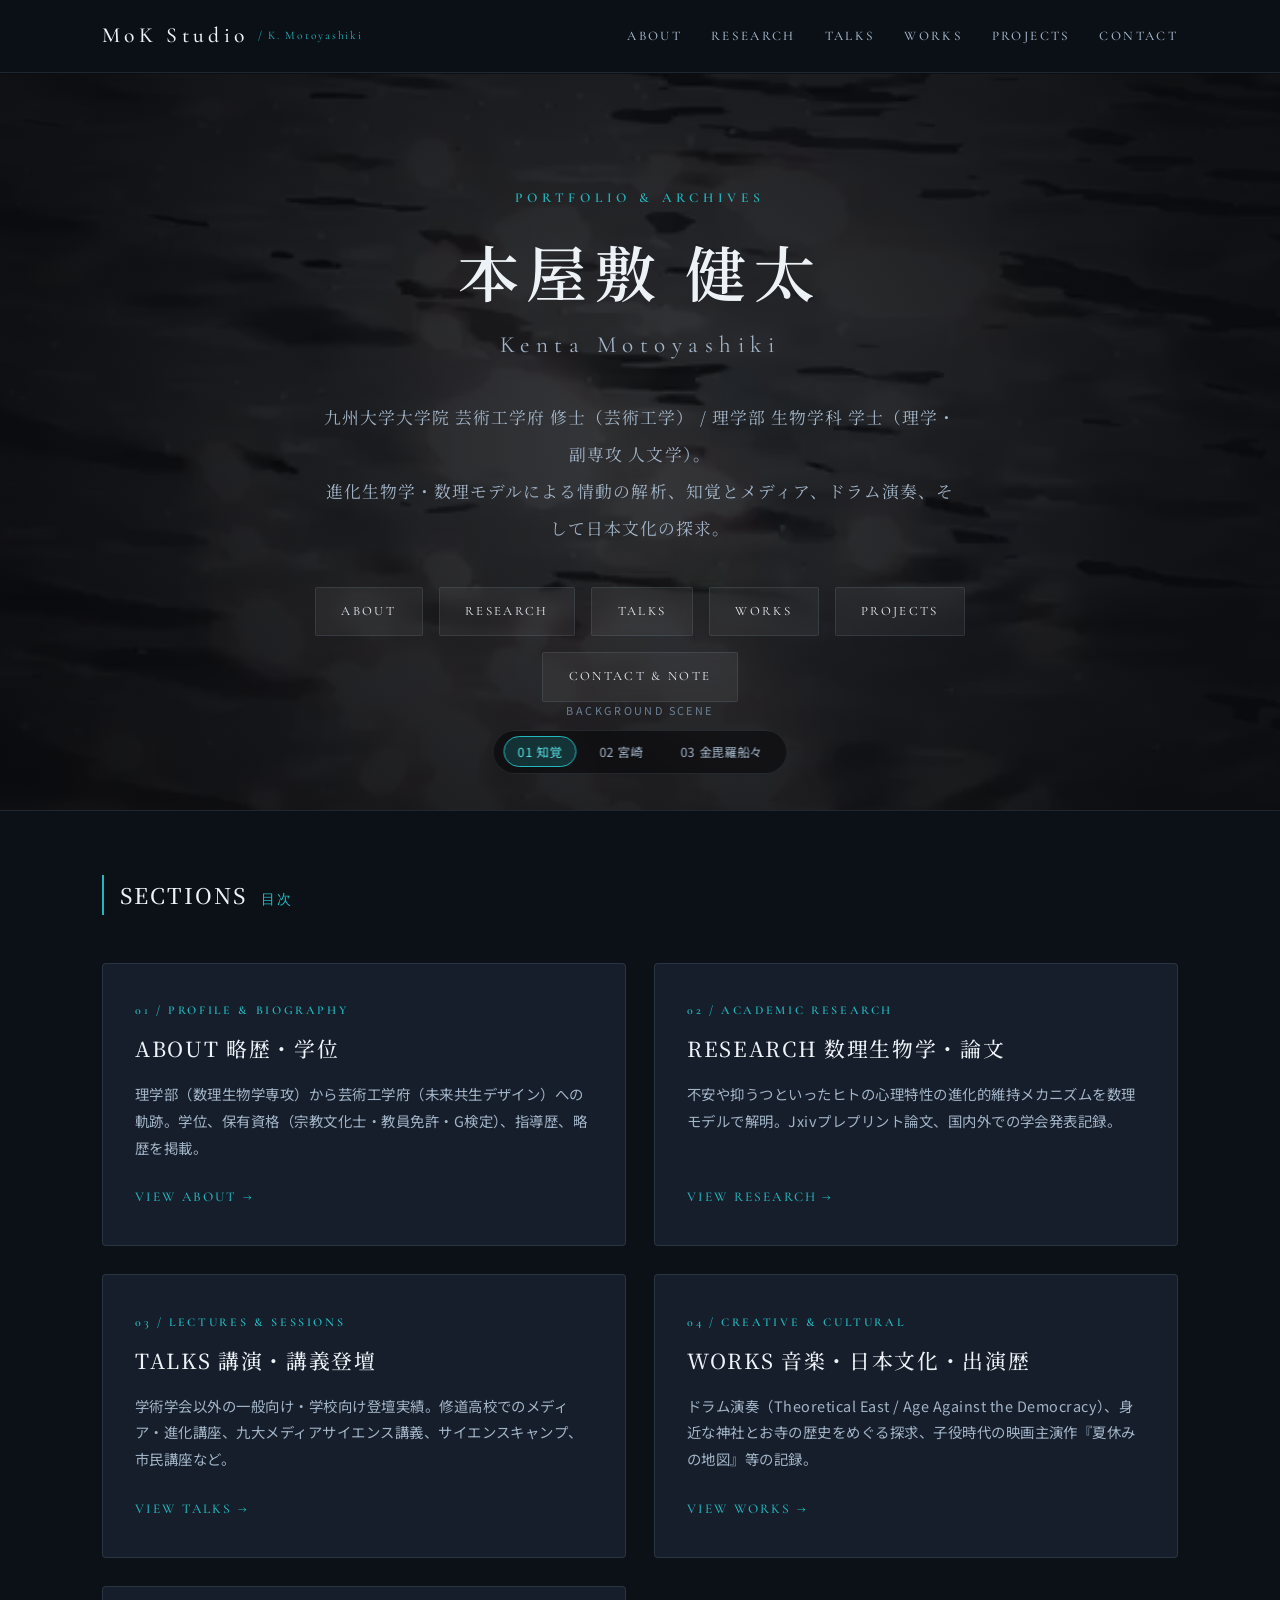
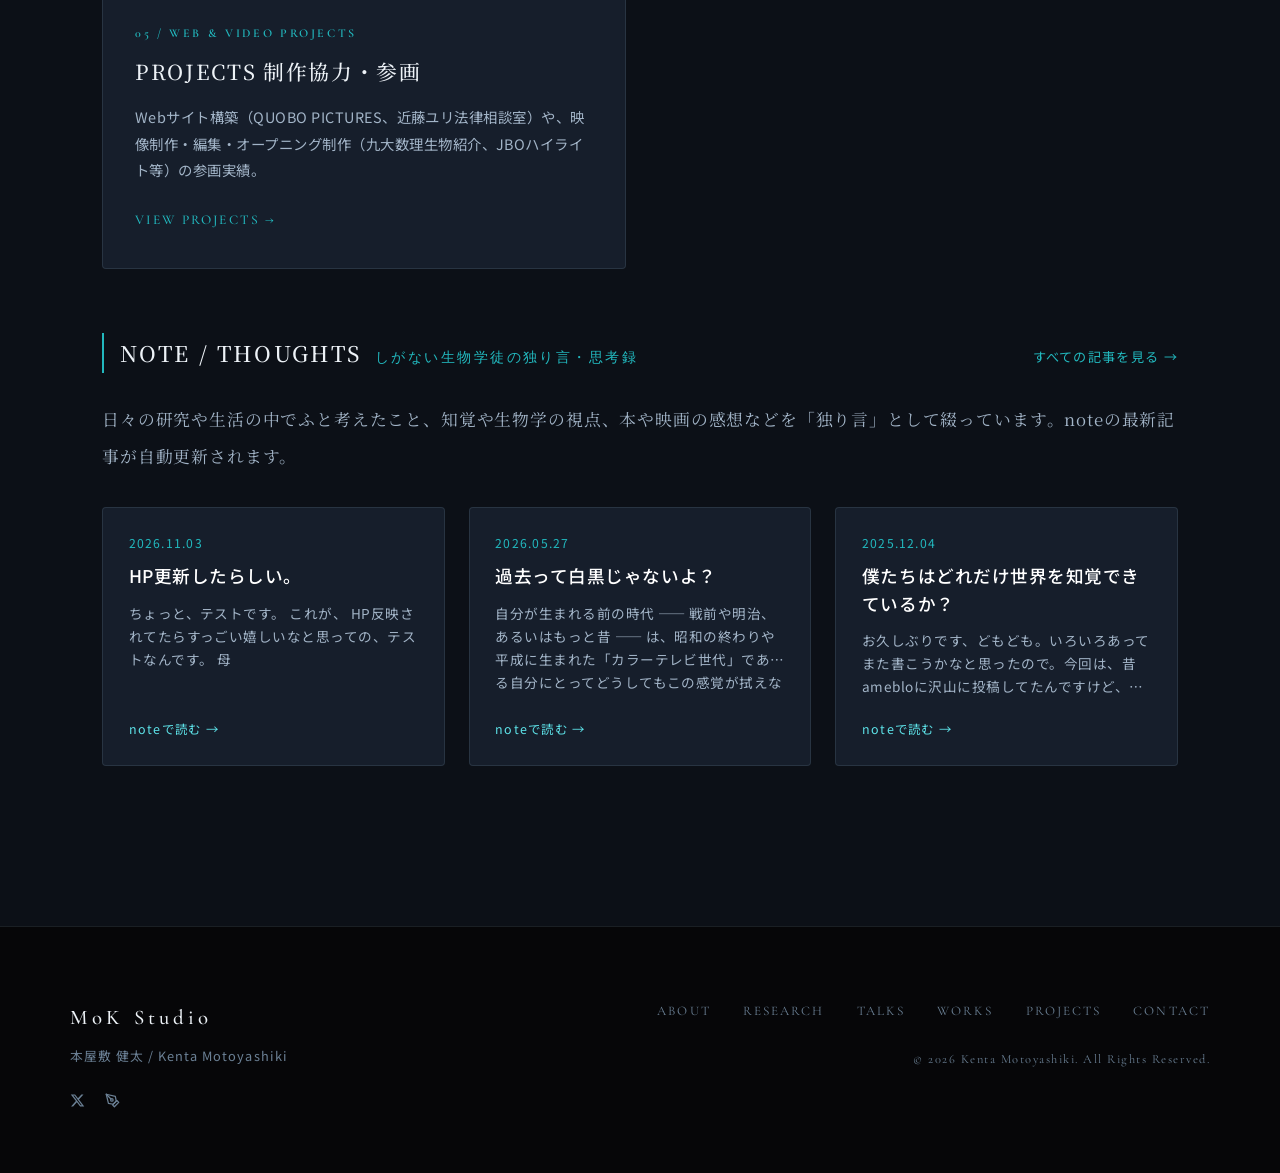
<file: index.html>
<!DOCTYPE html>
<html lang="ja">

<head>
    <meta charset="UTF-8">
    <meta name="viewport" content="width=device-width, initial-scale=1.0">
    <title>MoK Studio | 本屋敷 健太 (Kenta Motoyashiki)</title>
    <meta name="description" content="本屋敷 健太（もとやん）の公式ポートフォリオ。進化生物学・数理生物学（学士:理学、修士:芸術工学、副専攻:人文学）、論文・講演活動、音楽、日本文化の探求。">
    <link rel="preconnect" href="https://fonts.googleapis.com">
    <link rel="preconnect" href="https://fonts.gstatic.com" crossorigin>
    <link href="https://fonts.googleapis.com/css2?family=Cormorant+Garamond:ital,wght@0,300;0,400;0,500;0,600;0,700;1,400&family=EB+Garamond:ital,wght@0,400;0,500;0,600;1,400&family=Noto+Serif+JP:wght@400;500;600;700&family=Noto+Sans+JP:wght@400;500;600&display=swap" rel="stylesheet">
    <link rel="stylesheet" href="style.css">
</head>

<body>

    <!-- Site Header -->
    <header class="site-header">
        <div class="header-inner">
            <a href="index.html" class="site-logo">MoK Studio <span>/ K. Motoyashiki</span></a>
            <nav class="site-nav">
                <a href="about.html" class="nav-link">ABOUT</a>
                <a href="research.html" class="nav-link">RESEARCH</a>
                <a href="talks.html" class="nav-link">TALKS</a>
                <a href="works.html" class="nav-link">WORKS</a>
                <a href="projects.html" class="nav-link">PROJECTS</a>
                <a href="contact.html" class="nav-link">CONTACT</a>
            </nav>
        </div>
    </header>

    <!-- Cinematic Hero Section with Sequential Background Video Playlist -->
    <section class="hero-wrapper">
        <video autoplay muted playsinline poster="videos/poster-chikaku.jpg" class="hero-video-bg" id="heroVideo">
            <source src="videos/hero_chikaku.mp4" type="video/mp4">
        </video>
        <div class="hero-overlay"></div>

        <div class="hero-content">
            <span class="hero-kicker">Portfolio &amp; Archives</span>
            <h1 class="hero-title">本屋敷 健太</h1>
            <p class="hero-title-en">Kenta Motoyashiki</p>
            <p class="hero-lead">
                九州大学大学院 芸術工学府 修士（芸術工学） / 理学部 生物学科 学士（理学・副専攻 人文学）。<br>
                進化生物学・数理モデルによる情動の解析、知覚とメディア、ドラム演奏、そして日本文化の探求。
            </p>
            <div class="hero-nav-pills">
                <a href="about.html" class="hero-pill">ABOUT</a>
                <a href="research.html" class="hero-pill">RESEARCH</a>
                <a href="talks.html" class="hero-pill">TALKS</a>
                <a href="works.html" class="hero-pill">WORKS</a>
                <a href="projects.html" class="hero-pill">PROJECTS</a>
                <a href="contact.html" class="hero-pill">CONTACT &amp; NOTE</a>
            </div>
        </div>

        <!-- Sequential Scene Controller -->
        <div class="hero-scene-controller">
            <span class="scene-label">BACKGROUND SCENE</span>
            <div class="scene-buttons" id="heroSceneButtons">
                <button class="scene-btn active" data-index="0" data-src="videos/hero_chikaku.mp4" data-poster="videos/poster-chikaku.jpg">01 知覚</button>
                <button class="scene-btn" data-index="1" data-src="videos/hero_miyazaki.mp4" data-poster="videos/poster-miyazaki.jpg">02 宮崎</button>
                <button class="scene-btn" data-index="2" data-src="videos/hero_konpira.mp4" data-poster="videos/poster-konpira.jpg">03 金毘羅船々</button>
            </div>
        </div>
    </section>

    <!-- Main Content Container -->
    <main class="main-container wide">

        <!-- Navigation Overview Cards -->
        <section class="article-block">
            <div class="section-title-wrap">
                <h2 class="block-heading">SECTIONS <span>目次</span></h2>
            </div>

            <div class="overview-grid">
                <a href="about.html" class="overview-card">
                    <span class="overview-kicker">01 / PROFILE &amp; BIOGRAPHY</span>
                    <h3 class="overview-title">ABOUT 略歴・学位</h3>
                    <p class="overview-desc">
                        理学部（数理生物学専攻）から芸術工学府（未来共生デザイン）への軌跡。学位、保有資格（宗教文化士・教員免許・G検定）、指導歴、略歴を掲載。
                    </p>
                    <span class="overview-arrow">VIEW ABOUT →</span>
                </a>

                <a href="research.html" class="overview-card">
                    <span class="overview-kicker">02 / ACADEMIC RESEARCH</span>
                    <h3 class="overview-title">RESEARCH 数理生物学・論文</h3>
                    <p class="overview-desc">
                        不安や抑うつといったヒトの心理特性の進化的維持メカニズムを数理モデルで解明。Jxivプレプリント論文、国内外での学会発表記録。
                    </p>
                    <span class="overview-arrow">VIEW RESEARCH →</span>
                </a>

                <a href="talks.html" class="overview-card">
                    <span class="overview-kicker">03 / LECTURES &amp; SESSIONS</span>
                    <h3 class="overview-title">TALKS 講演・講義登壇</h3>
                    <p class="overview-desc">
                        学術学会以外の一般向け・学校向け登壇実績。修道高校でのメディア・進化講座、九大メディアサイエンス講義、サイエンスキャンプ、市民講座など。
                    </p>
                    <span class="overview-arrow">VIEW TALKS →</span>
                </a>

                <a href="works.html" class="overview-card">
                    <span class="overview-kicker">04 / CREATIVE &amp; CULTURAL</span>
                    <h3 class="overview-title">WORKS 音楽・日本文化・出演歴</h3>
                    <p class="overview-desc">
                        ドラム演奏（Theoretical East / Age Against the Democracy）、身近な神社とお寺の歴史をめぐる探求、子役時代の映画主演作『夏休みの地図』等の記録。
                    </p>
                    <span class="overview-arrow">VIEW WORKS →</span>
                </a>

                <a href="projects.html" class="overview-card">
                    <span class="overview-kicker">05 / WEB &amp; VIDEO PROJECTS</span>
                    <h3 class="overview-title">PROJECTS 制作協力・参画</h3>
                    <p class="overview-desc">
                        Webサイト構築（QUOBO PICTURES、近藤ユリ法律相談室）や、映像制作・編集・オープニング制作（九大数理生物紹介、JBOハイライト等）の参画実績。
                    </p>
                    <span class="overview-arrow">VIEW PROJECTS →</span>
                </a>
            </div>
        </section>

        <!-- Latest Thoughts / Note Section with Auto-Updating Feed -->
        <section class="article-block">
            <div class="section-title-wrap">
                <div class="title-with-link">
                    <h2 class="block-heading">NOTE / THOUGHTS <span>しがない生物学徒の独り言・思考録</span></h2>
                    <a href="contact.html#note" class="view-all-link">すべての記事を見る →</a>
                </div>
                <p class="section-lead-narrative">
                    日々の研究や生活の中でふと考えたこと、知覚や生物学の視点、本や映画の感想などを「独り言」として綴っています。noteの最新記事が自動更新されます。
                </p>
            </div>

            <div class="note-feed-grid" id="homeNoteFeed">
                <!-- Pre-rendered items, updated dynamically by script.js -->
                <a href="https://note.com/shiganaibio/n/nef56ecc3a9cb" target="_blank" rel="noopener noreferrer" class="note-card">
                    <span class="note-date">2026.05.27</span>
                    <h3 class="note-title">過去って白黒じゃないよ？</h3>
                    <p class="note-excerpt">自分が生まれる前の時代 —— 戦前や明治、あるいはもっと昔 —— は、昭和の終わりや平成に生まれた「カラーテレビ世代」である自分にとってどうしてもこの感覚が拭えない。それは、「世界観ごと白黒で脳内再生される」という現象だ。</p>
                    <span class="note-readmore">noteで読む →</span>
                </a>

                <a href="https://note.com/shiganaibio/n/nd9614ce985f5" target="_blank" rel="noopener noreferrer" class="note-card">
                    <span class="note-date">2025.12.04</span>
                    <h3 class="note-title">僕たちはどれだけ世界を知覚できているか？</h3>
                    <p class="note-excerpt">お久しぶりです、どもども。いろいろあってまた書こうかなと思ったので。今回は、昔amebloに沢山に投稿してたんですけど、それのちょっと焼き直しです。原文を見たい方は以下を見てください。</p>
                    <span class="note-readmore">noteで読む →</span>
                </a>

                <a href="https://note.com/shiganaibio/n/ndf372f312990" target="_blank" rel="noopener noreferrer" class="note-card">
                    <span class="note-date">2025.11.11</span>
                    <h3 class="note-title">鬼ってなんだろうな？</h3>
                    <p class="note-excerpt">「鬼は外、福はうち」というのがあるわけだが、これを聞くと思い出すのは日本の民俗や伝承に現れる鬼の正体や、異界と日常の境界線についての話。</p>
                    <span class="note-readmore">noteで読む →</span>
                </a>
            </div>
        </section>

    </main>

    <!-- Site Footer -->
    <footer class="site-footer">
        <div class="footer-inner">
            <div class="footer-left">
                <span class="footer-logo">MoK Studio</span>
                <p class="footer-sub">本屋敷 健太 / Kenta Motoyashiki</p>
                <div class="footer-social-icons">
                    <a href="https://x.com/motoyankk" target="_blank" rel="noopener noreferrer" aria-label="X">
                        <svg width="15" height="15" viewBox="0 0 24 24" fill="currentColor"><path d="M18.244 2.25h3.308l-7.227 8.26 8.502 11.24H16.17l-5.214-6.817L4.99 21.75H1.68l7.73-8.835L1.254 2.25H8.08l4.713 6.231zm-1.161 17.52h1.833L7.084 4.126H5.117z"/></svg>
                    </a>
                    <a href="https://note.com/shiganaibio" target="_blank" rel="noopener noreferrer" aria-label="Note">
                        <svg width="15" height="15" viewBox="0 0 24 24" fill="none" stroke="currentColor" stroke-width="2" stroke-linecap="round" stroke-linejoin="round"><path d="M12 19l7-7 3 3-7 7-3-3z"></path><path d="M18 13l-1.5-7.5L2 2l3.5 14.5L13 18l5-5z"></path><path d="M2 2l7.586 7.586"></path><circle cx="11" cy="11" r="2"></circle></svg>
                    </a>
                </div>
            </div>
            <div class="footer-right">
                <nav class="footer-nav">
                    <a href="about.html">ABOUT</a>
                    <a href="research.html">RESEARCH</a>
                    <a href="talks.html">TALKS</a>
                    <a href="works.html">WORKS</a>
                    <a href="projects.html">PROJECTS</a>
                    <a href="contact.html">CONTACT</a>
                </nav>
                <p class="copyright">&copy; 2026 Kenta Motoyashiki. All Rights Reserved.</p>
            </div>
        </div>
    </footer>

    <script src="script.js"></script>
</body>

</html>
</file>
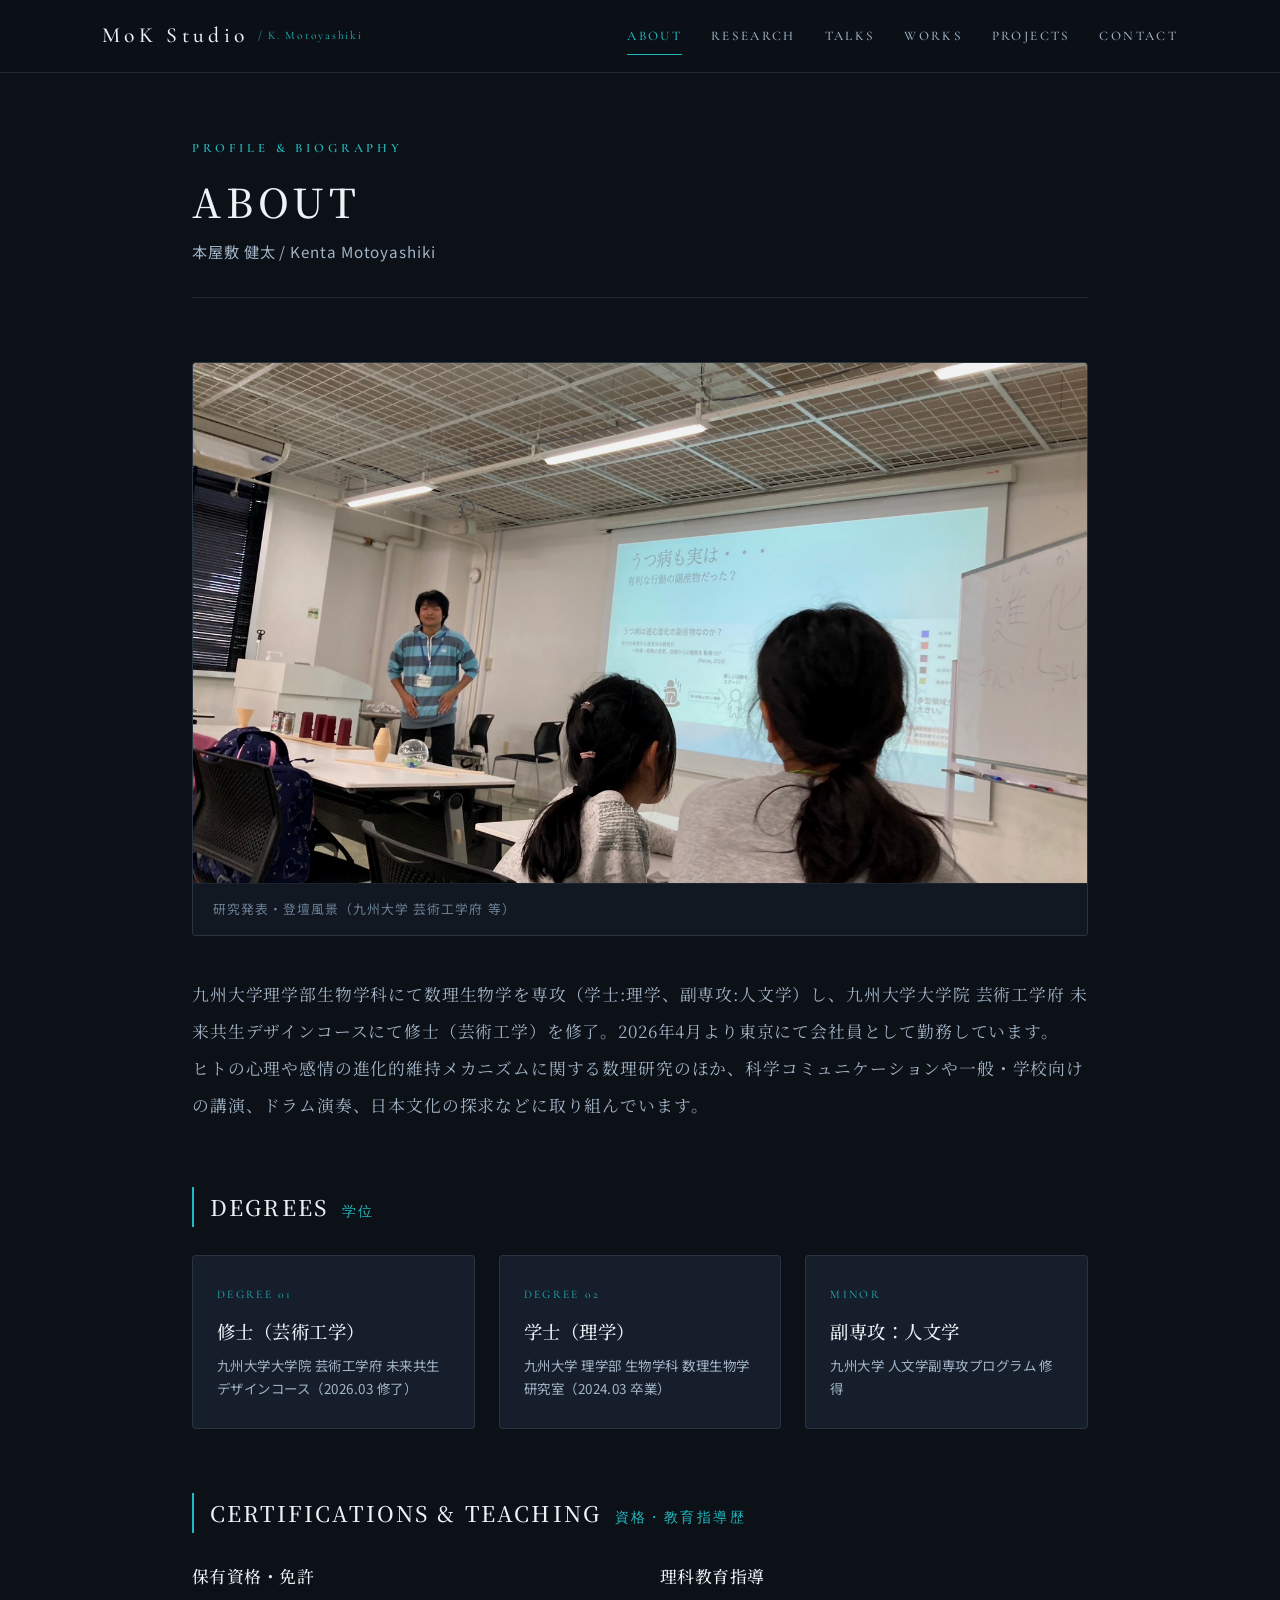
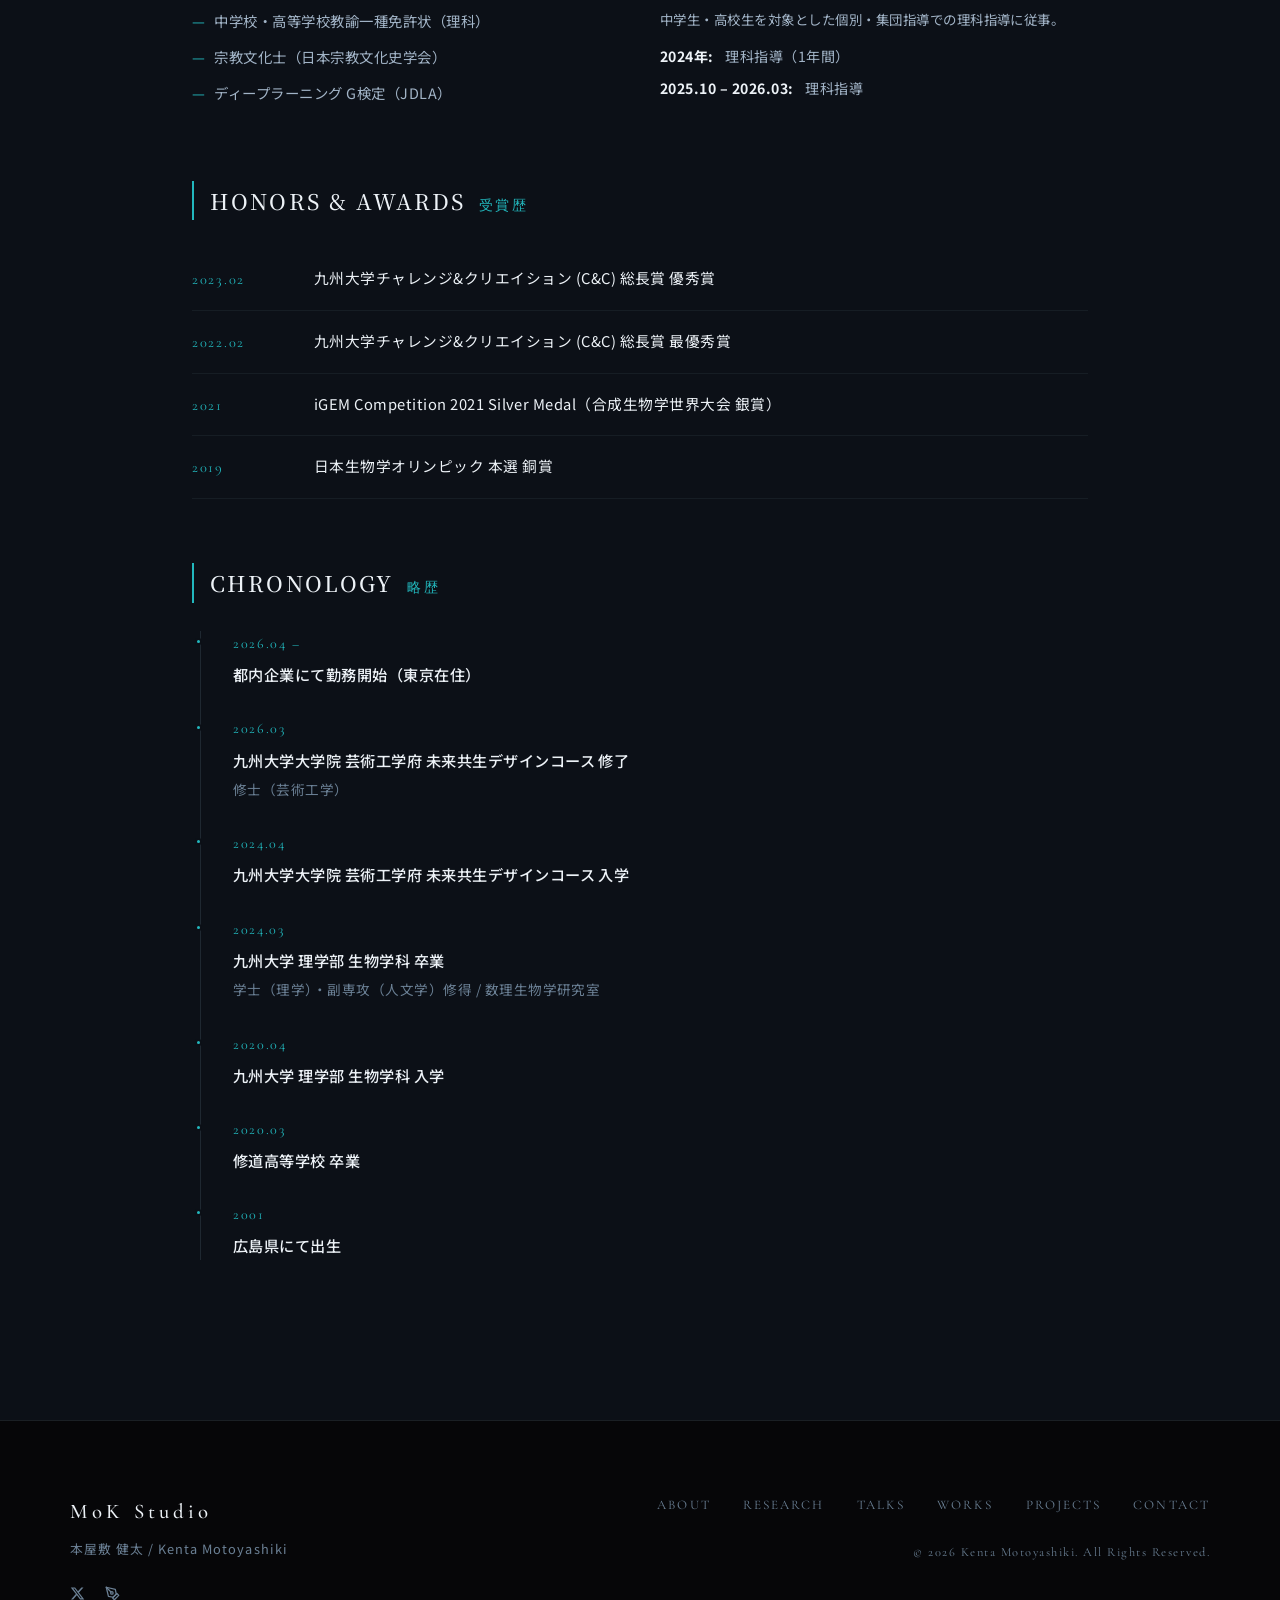
<file: about.html>
<!DOCTYPE html>
<html lang="ja">

<head>
    <meta charset="UTF-8">
    <meta name="viewport" content="width=device-width, initial-scale=1.0">
    <title>ABOUT | MoK Studio - 本屋敷 健太</title>
    <meta name="description" content="本屋敷 健太（もとやん）の略歴・学位・資格・教育指導歴。修士（芸術工学）、学士（理学）、副専攻（人文学）、宗教文化士。">
    <link rel="preconnect" href="https://fonts.googleapis.com">
    <link rel="preconnect" href="https://fonts.gstatic.com" crossorigin>
    <link href="https://fonts.googleapis.com/css2?family=Cormorant+Garamond:ital,wght@0,300;0,400;0,500;0,600;0,700;1,400&family=EB+Garamond:ital,wght@0,400;0,500;0,600;1,400&family=Noto+Serif+JP:wght@400;500;600;700&family=Noto+Sans+JP:wght@400;500;600&display=swap" rel="stylesheet">
    <link rel="stylesheet" href="style.css">
</head>

<body>

    <!-- Site Header -->
    <header class="site-header">
        <div class="header-inner">
            <a href="index.html" class="site-logo">MoK Studio <span>/ K. Motoyashiki</span></a>
            <nav class="site-nav">
                <a href="about.html" class="nav-link active">ABOUT</a>
                <a href="research.html" class="nav-link">RESEARCH</a>
                <a href="talks.html" class="nav-link">TALKS</a>
                <a href="works.html" class="nav-link">WORKS</a>
                <a href="projects.html" class="nav-link">PROJECTS</a>
                <a href="contact.html" class="nav-link">CONTACT</a>
            </nav>
        </div>
    </header>

    <main class="main-container">

        <!-- Page Header -->
        <header class="page-header">
            <span class="page-kicker">Profile &amp; Biography</span>
            <h1 class="page-title">ABOUT</h1>
            <p class="page-title-sub">本屋敷 健太 / Kenta Motoyashiki</p>
        </header>

        <!-- Portrait & Introduction -->
        <section class="article-block">
            <div class="editorial-photo-box">
                <img src="images/presentation-lecture.jpg" alt="研究発表・登壇風景" class="editorial-img">
                <div class="editorial-caption">研究発表・登壇風景（九州大学 芸術工学府 等）</div>
            </div>

            <div class="section-lead-narrative">
                九州大学理学部生物学科にて数理生物学を専攻（学士:理学、副専攻:人文学）し、九州大学大学院 芸術工学府 未来共生デザインコースにて修士（芸術工学）を修了。2026年4月より東京にて会社員として勤務しています。<br>
                ヒトの心理や感情の進化的維持メカニズムに関する数理研究のほか、科学コミュニケーションや一般・学校向けの講演、ドラム演奏、日本文化の探求などに取り組んでいます。
            </div>
        </section>

        <!-- Degrees -->
        <section class="article-block">
            <h2 class="block-heading">DEGREES <span>学位</span></h2>
            <div class="meta-grid">
                <div class="meta-card">
                    <span class="meta-kicker">DEGREE 01</span>
                    <h3 class="meta-title">修士（芸術工学）</h3>
                    <p class="meta-desc">九州大学大学院 芸術工学府 未来共生デザインコース（2026.03 修了）</p>
                </div>
                <div class="meta-card">
                    <span class="meta-kicker">DEGREE 02</span>
                    <h3 class="meta-title">学士（理学）</h3>
                    <p class="meta-desc">九州大学 理学部 生物学科 数理生物学研究室（2024.03 卒業）</p>
                </div>
                <div class="meta-card">
                    <span class="meta-kicker">MINOR</span>
                    <h3 class="meta-title">副専攻：人文学</h3>
                    <p class="meta-desc">九州大学 人文学副専攻プログラム 修得</p>
                </div>
            </div>
        </section>

        <!-- Certifications & Teaching -->
        <section class="article-block">
            <h2 class="block-heading">CERTIFICATIONS &amp; TEACHING <span>資格・教育指導歴</span></h2>
            <div class="two-column-layout">
                <div>
                    <h3 class="sub-heading">保有資格・免許</h3>
                    <ul class="clean-bullet-list">
                        <li>中学校・高等学校教諭一種免許状（理科）</li>
                        <li>宗教文化士（日本宗教文化史学会）</li>
                        <li>ディープラーニング G検定（JDLA）</li>
                    </ul>
                </div>
                <div>
                    <h3 class="sub-heading">理科教育指導</h3>
                    <p class="meta-desc">中学生・高校生を対象とした個別・集団指導での理科指導に従事。</p>
                    <ul class="timeline-inline">
                        <li><strong>2024年:</strong> 理科指導（1年間）</li>
                        <li><strong>2025.10 – 2026.03:</strong> 理科指導</li>
                    </ul>
                </div>
            </div>
        </section>

        <!-- Awards -->
        <section class="article-block">
            <h2 class="block-heading">HONORS &amp; AWARDS <span>受賞歴</span></h2>
            <ul class="awards-list">
                <li>
                    <span class="award-date">2023.02</span>
                    <span class="award-name">九州大学チャレンジ&amp;クリエイション (C&amp;C) 総長賞 優秀賞</span>
                </li>
                <li>
                    <span class="award-date">2022.02</span>
                    <span class="award-name">九州大学チャレンジ&amp;クリエイション (C&amp;C) 総長賞 最優秀賞</span>
                </li>
                <li>
                    <span class="award-date">2021</span>
                    <span class="award-name">iGEM Competition 2021 Silver Medal（合成生物学世界大会 銀賞）</span>
                </li>
                <li>
                    <span class="award-date">2019</span>
                    <span class="award-name">日本生物学オリンピック 本選 銅賞</span>
                </li>
            </ul>
        </section>

        <!-- Chronology -->
        <section class="article-block">
            <h2 class="block-heading">CHRONOLOGY <span>略歴</span></h2>
            <ol class="chronology-list">
                <li>
                    <span class="chrono-year">2026.04 –</span>
                    <div class="chrono-body">
                        <strong>都内企業にて勤務開始（東京在住）</strong>
                    </div>
                </li>
                <li>
                    <span class="chrono-year">2026.03</span>
                    <div class="chrono-body">
                        <strong>九州大学大学院 芸術工学府 未来共生デザインコース 修了</strong>
                        <span>修士（芸術工学）</span>
                    </div>
                </li>
                <li>
                    <span class="chrono-year">2024.04</span>
                    <div class="chrono-body">
                        <strong>九州大学大学院 芸術工学府 未来共生デザインコース 入学</strong>
                    </div>
                </li>
                <li>
                    <span class="chrono-year">2024.03</span>
                    <div class="chrono-body">
                        <strong>九州大学 理学部 生物学科 卒業</strong>
                        <span>学士（理学）・副専攻（人文学）修得 / 数理生物学研究室</span>
                    </div>
                </li>
                <li>
                    <span class="chrono-year">2020.04</span>
                    <div class="chrono-body">
                        <strong>九州大学 理学部 生物学科 入学</strong>
                    </div>
                </li>
                <li>
                    <span class="chrono-year">2020.03</span>
                    <div class="chrono-body">
                        <strong>修道高等学校 卒業</strong>
                    </div>
                </li>
                <li>
                    <span class="chrono-year">2001</span>
                    <div class="chrono-body">
                        <strong>広島県にて出生</strong>
                    </div>
                </li>
            </ol>
        </section>

    </main>

    <!-- Site Footer -->
    <footer class="site-footer">
        <div class="footer-inner">
            <div class="footer-left">
                <span class="footer-logo">MoK Studio</span>
                <p class="footer-sub">本屋敷 健太 / Kenta Motoyashiki</p>
                <div class="footer-social-icons">
                    <a href="https://x.com/motoyankk" target="_blank" rel="noopener noreferrer" aria-label="X">
                        <svg width="15" height="15" viewBox="0 0 24 24" fill="currentColor"><path d="M18.244 2.25h3.308l-7.227 8.26 8.502 11.24H16.17l-5.214-6.817L4.99 21.75H1.68l7.73-8.835L1.254 2.25H8.08l4.713 6.231zm-1.161 17.52h1.833L7.084 4.126H5.117z"/></svg>
                    </a>
                    <a href="https://note.com/shiganaibio" target="_blank" rel="noopener noreferrer" aria-label="Note">
                        <svg width="15" height="15" viewBox="0 0 24 24" fill="none" stroke="currentColor" stroke-width="2" stroke-linecap="round" stroke-linejoin="round"><path d="M12 19l7-7 3 3-7 7-3-3z"></path><path d="M18 13l-1.5-7.5L2 2l3.5 14.5L13 18l5-5z"></path><path d="M2 2l7.586 7.586"></path><circle cx="11" cy="11" r="2"></circle></svg>
                    </a>
                </div>
            </div>
            <div class="footer-right">
                <nav class="footer-nav">
                    <a href="about.html">ABOUT</a>
                    <a href="research.html">RESEARCH</a>
                    <a href="talks.html">TALKS</a>
                    <a href="works.html">WORKS</a>
                    <a href="projects.html">PROJECTS</a>
                    <a href="contact.html">CONTACT</a>
                </nav>
                <p class="copyright">&copy; 2026 Kenta Motoyashiki. All Rights Reserved.</p>
            </div>
        </div>
    </footer>

    <script src="script.js"></script>
</body>

</html>
</file>
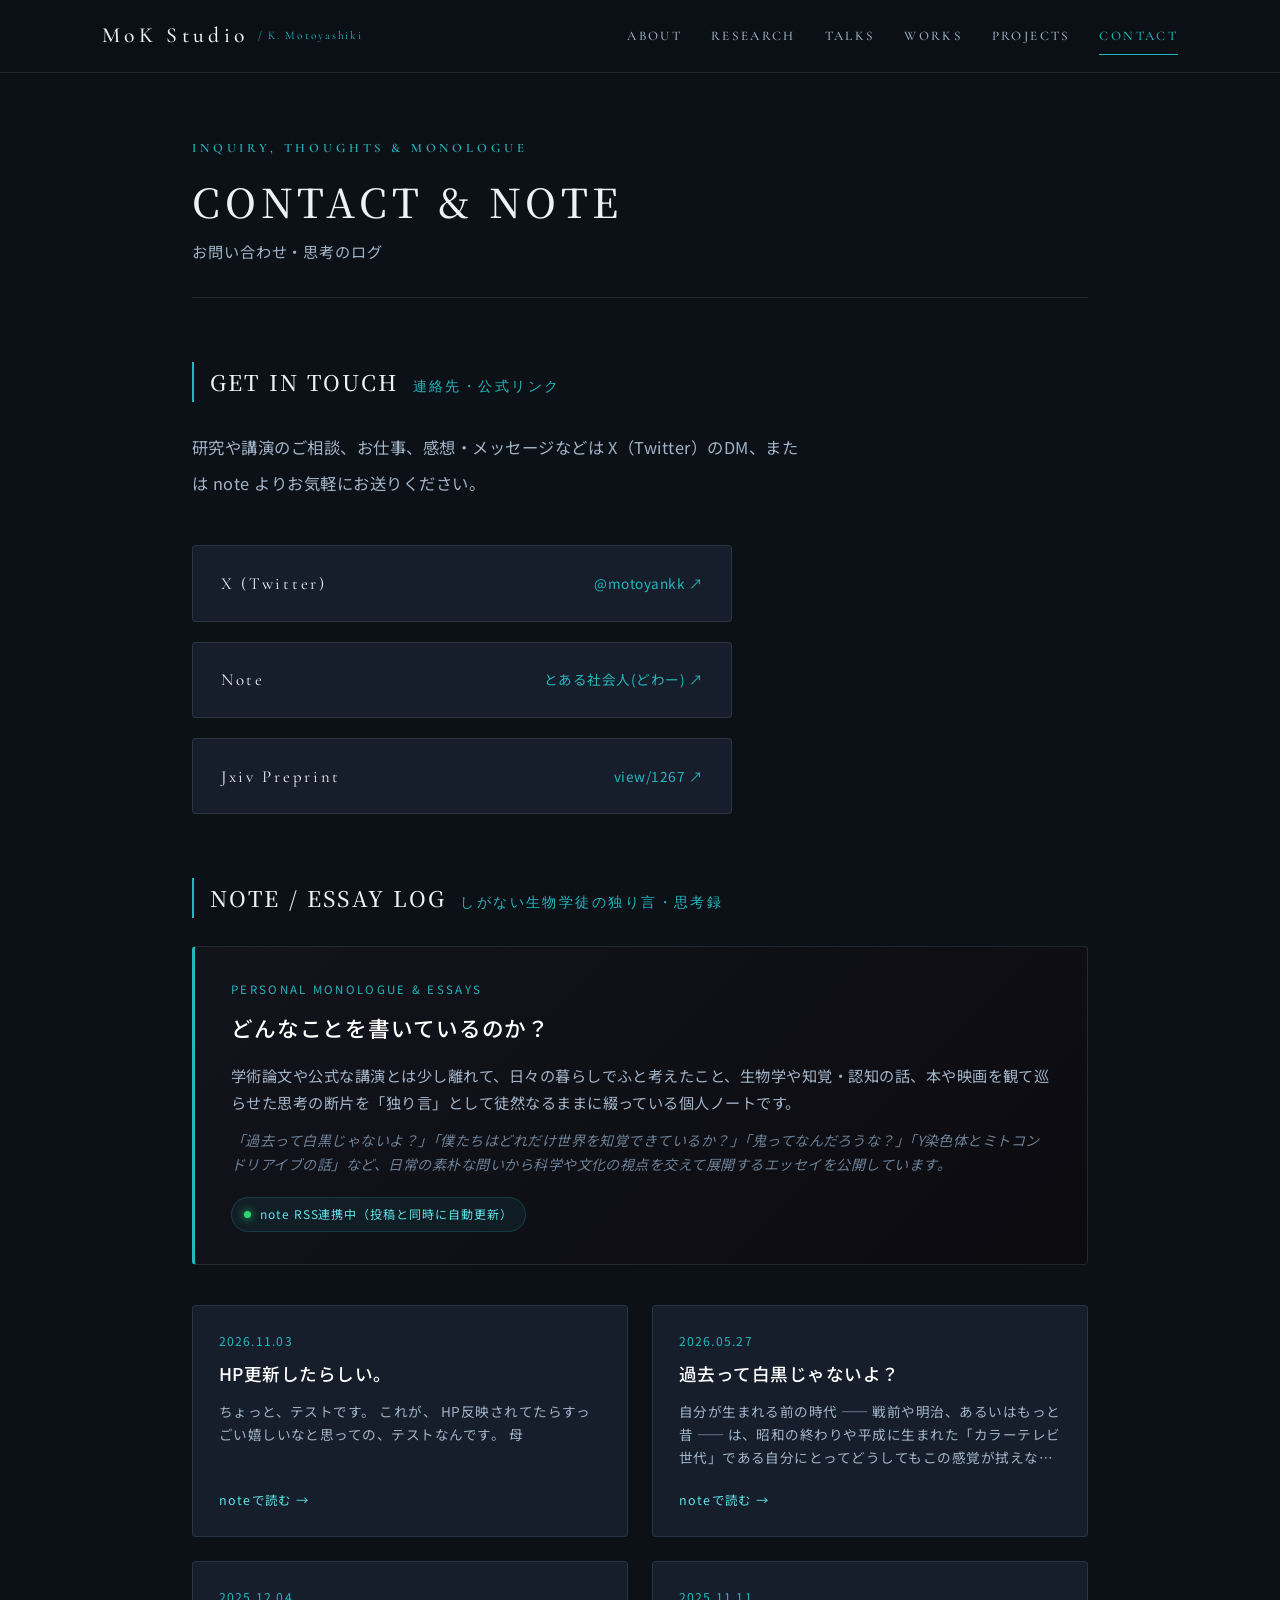
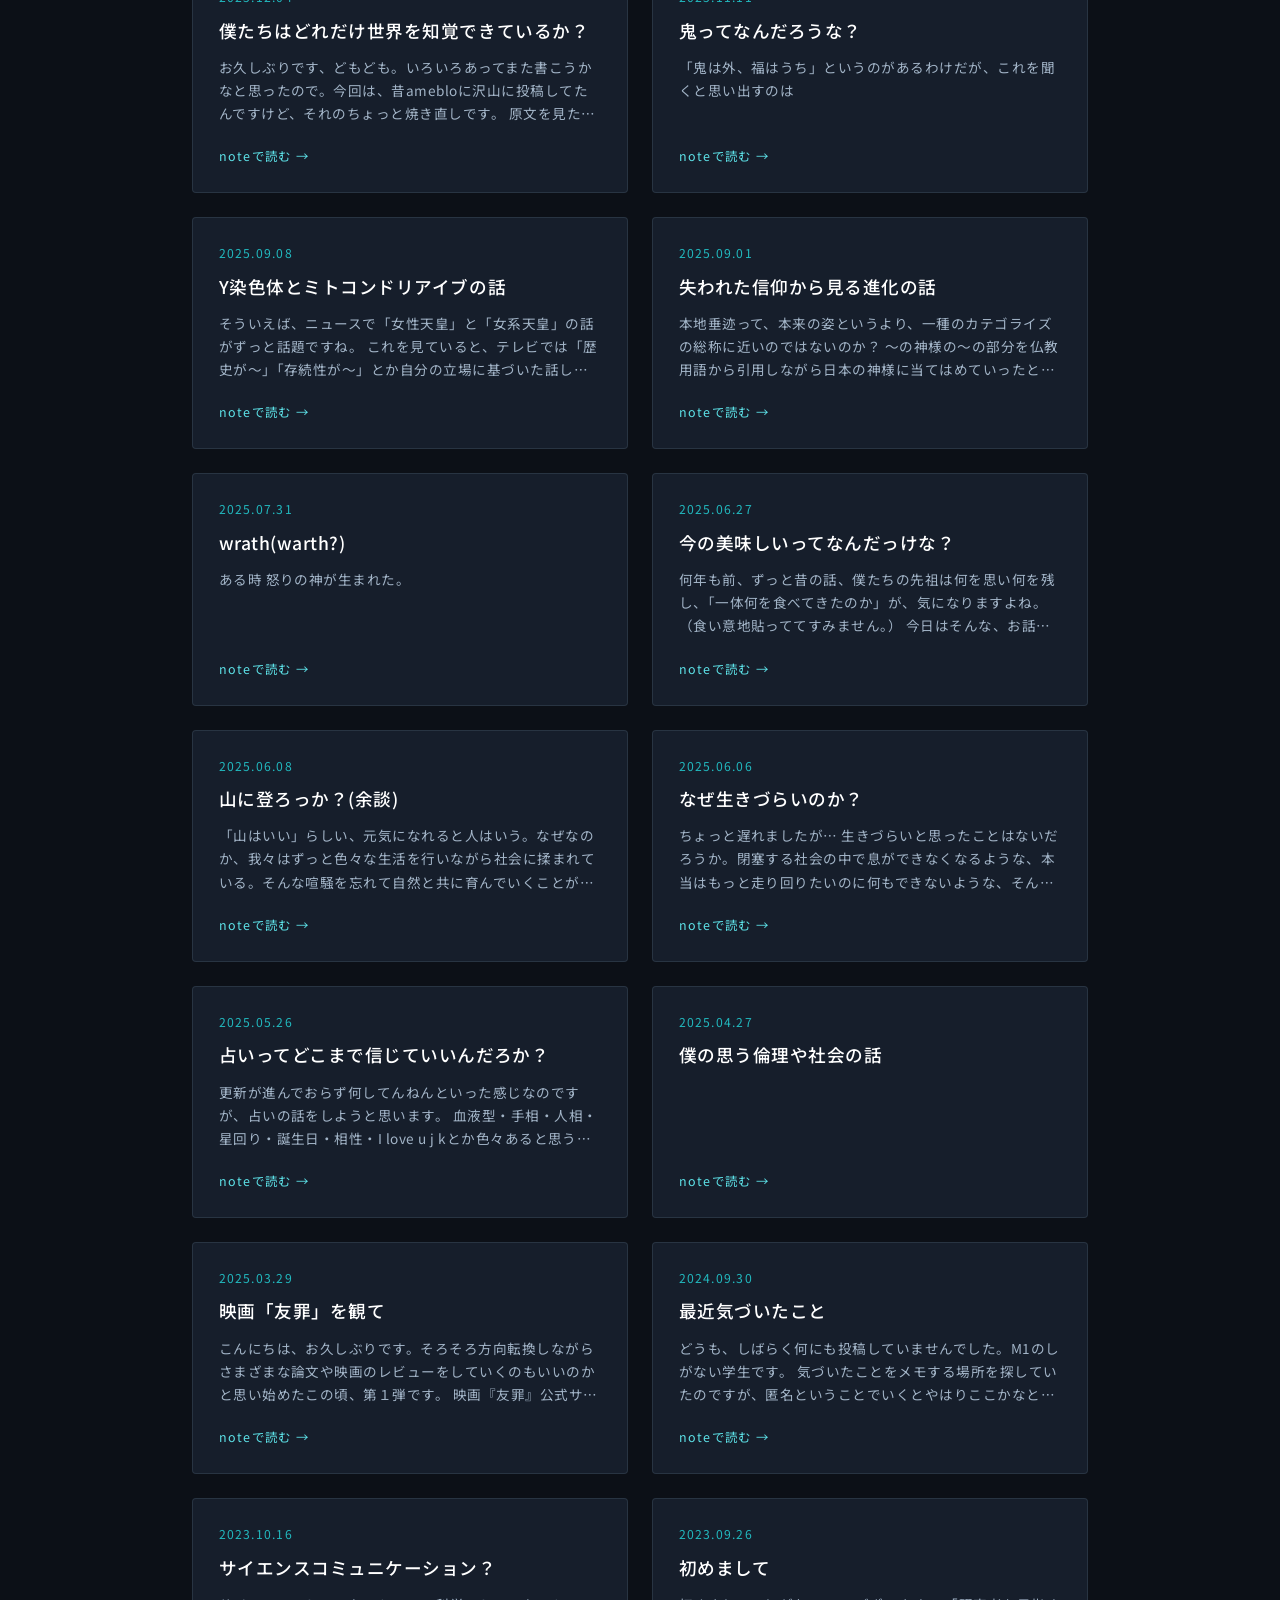
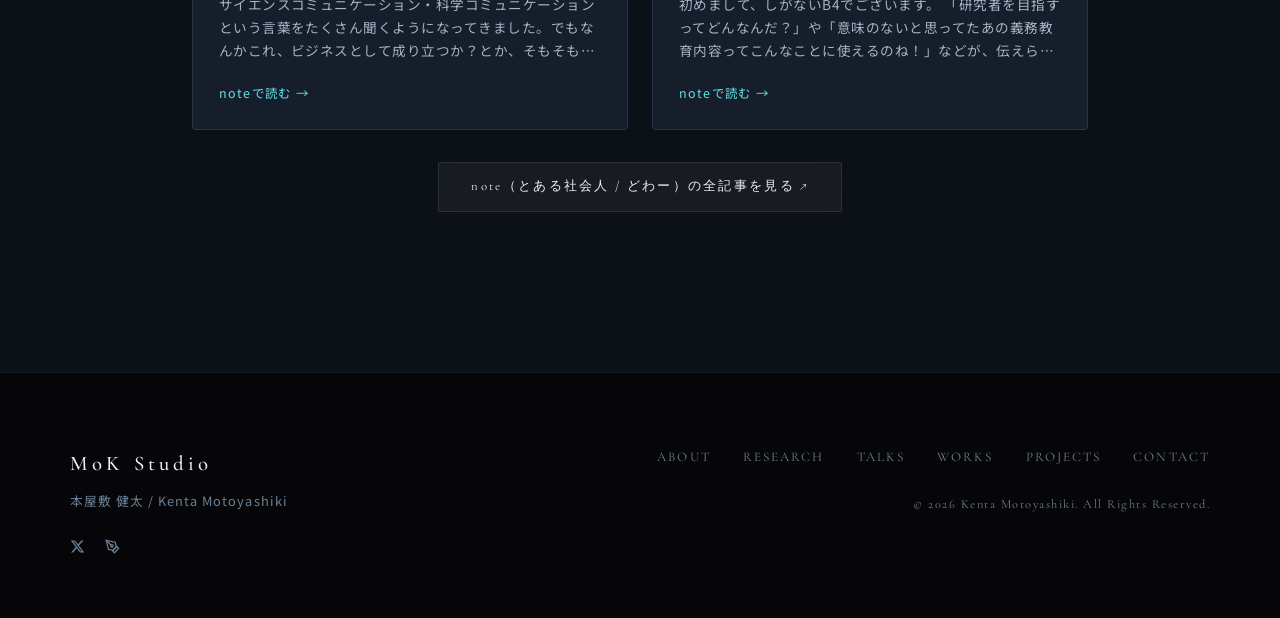
<file: contact.html>
<!DOCTYPE html>
<html lang="ja">

<head>
    <meta charset="UTF-8">
    <meta name="viewport" content="width=device-width, initial-scale=1.0">
    <title>CONTACT &amp; NOTE | MoK Studio - 本屋敷 健太</title>
    <meta name="description" content="本屋敷 健太（もとやん）へのお問い合わせと、個人ノート（note: とある社会人/どわー）の最新記事・思考録。">
    <link rel="preconnect" href="https://fonts.googleapis.com">
    <link rel="preconnect" href="https://fonts.gstatic.com" crossorigin>
    <link href="https://fonts.googleapis.com/css2?family=Cormorant+Garamond:ital,wght@0,300;0,400;0,500;0,600;0,700;1,400&family=EB+Garamond:ital,wght@0,400;0,500;0,600;1,400&family=Noto+Serif+JP:wght@400;500;600;700&family=Noto+Sans+JP:wght@400;500;600&display=swap" rel="stylesheet">
    <link rel="stylesheet" href="style.css">
</head>

<body>

    <!-- Site Header -->
    <header class="site-header">
        <div class="header-inner">
            <a href="index.html" class="site-logo">MoK Studio <span>/ K. Motoyashiki</span></a>
            <nav class="site-nav">
                <a href="about.html" class="nav-link">ABOUT</a>
                <a href="research.html" class="nav-link">RESEARCH</a>
                <a href="talks.html" class="nav-link">TALKS</a>
                <a href="works.html" class="nav-link">WORKS</a>
                <a href="projects.html" class="nav-link">PROJECTS</a>
                <a href="contact.html" class="nav-link active">CONTACT</a>
            </nav>
        </div>
    </header>

    <main class="main-container">

        <!-- Page Header -->
        <header class="page-header">
            <span class="page-kicker">Inquiry, Thoughts &amp; Monologue</span>
            <h1 class="page-title">CONTACT &amp; NOTE</h1>
            <p class="page-title-sub">お問い合わせ・思考のログ</p>
        </header>

        <!-- Direct Contact Channels -->
        <section class="article-block">
            <h2 class="block-heading">GET IN TOUCH <span>連絡先・公式リンク</span></h2>
            <p class="contact-lead">
                研究や講演のご相談、お仕事、感想・メッセージなどは X（Twitter）のDM、または note よりお気軽にお送りください。
            </p>

            <div class="contact-cards-grid">
                <a href="https://x.com/motoyankk" target="_blank" rel="noopener noreferrer" class="contact-card-item">
                    <span class="contact-channel">X (Twitter)</span>
                    <span class="contact-handle">@motoyankk ↗</span>
                </a>

                <a href="https://note.com/shiganaibio" target="_blank" rel="noopener noreferrer" class="contact-card-item">
                    <span class="contact-channel">Note</span>
                    <span class="contact-handle">とある社会人(どわー) ↗</span>
                </a>

                <a href="https://jxiv.jst.go.jp/index.php/jxiv/preprint/view/1267/" target="_blank" rel="noopener noreferrer" class="contact-card-item">
                    <span class="contact-channel">Jxiv Preprint</span>
                    <span class="contact-handle">view/1267 ↗</span>
                </a>
            </div>
        </section>

        <!-- Note / Essay Log Integration (Auto-Updating) -->
        <section class="article-block" id="note">
            <h2 class="block-heading">NOTE / ESSAY LOG <span>しがない生物学徒の独り言・思考録</span></h2>

            <div class="note-intro-card">
                <span class="note-kicker">PERSONAL MONOLOGUE &amp; ESSAYS</span>
                <h3 class="note-intro-title">どんなことを書いているのか？</h3>
                <p class="note-intro-text">
                    学術論文や公式な講演とは少し離れて、日々の暮らしでふと考えたこと、生物学や知覚・認知の話、本や映画を観て巡らせた思考の断片を「独り言」として徒然なるままに綴っている個人ノートです。
                </p>
                <p class="note-intro-sub">
                    「過去って白黒じゃないよ？」「僕たちはどれだけ世界を知覚できているか？」「鬼ってなんだろうな？」「Y染色体とミトコンドリアイブの話」など、日常の素朴な問いから科学や文化の視点を交えて展開するエッセイを公開しています。
                </p>
                <div class="note-status-badge">
                    <span class="live-dot"></span> note RSS連携中（投稿と同時に自動更新）
                </div>
            </div>

            <div class="note-feed-grid" id="noteFeedContainer">
                <!-- Pre-rendered baseline (updated dynamically by script.js) -->
                <a href="https://note.com/shiganaibio/n/nef56ecc3a9cb" target="_blank" rel="noopener noreferrer" class="note-card">
                    <span class="note-date">2026.05.27</span>
                    <h3 class="note-title">過去って白黒じゃないよ？</h3>
                    <p class="note-excerpt">自分が生まれる前の時代 —— 戦前や明治、あるいはもっと昔 —— は、昭和の終わりや平成に生まれた「カラーテレビ世代」である自分にとってどうしてもこの感覚が拭えない。それは、「世界観ごと白黒で脳内再生される」という現象だ。</p>
                    <span class="note-readmore">noteで読む →</span>
                </a>

                <a href="https://note.com/shiganaibio/n/nd9614ce985f5" target="_blank" rel="noopener noreferrer" class="note-card">
                    <span class="note-date">2025.12.04</span>
                    <h3 class="note-title">僕たちはどれだけ世界を知覚できているか？</h3>
                    <p class="note-excerpt">お久しぶりです、どもども。いろいろあってまた書こうかなと思ったので。今回は、昔amebloに沢山に投稿してたんですけど、それのちょっと焼き直しです。原文を見たい方は以下を見てください。</p>
                    <span class="note-readmore">noteで読む →</span>
                </a>

                <a href="https://note.com/shiganaibio/n/ndf372f312990" target="_blank" rel="noopener noreferrer" class="note-card">
                    <span class="note-date">2025.11.11</span>
                    <h3 class="note-title">鬼ってなんだろうな？</h3>
                    <p class="note-excerpt">「鬼は外、福はうち」というのがあるわけだが、これを聞くと思い出すのは日本の民俗や伝承に現れる鬼の正体や、異界と日常の境界線についての話。</p>
                    <span class="note-readmore">noteで読む →</span>
                </a>

                <a href="https://note.com/shiganaibio/n/n481c05e8c05d" target="_blank" rel="noopener noreferrer" class="note-card">
                    <span class="note-date">2025.09.08</span>
                    <h3 class="note-title">Y染色体とミトコンドリアイブの話</h3>
                    <p class="note-excerpt">ニュースで話題のテーマを見ながら、テレビでは立場に基づいた話ばかりなので、ちょっとだけ生物学的視点から皇室の血筋や遺伝の仕組みを考えてみようかなと思います。</p>
                    <span class="note-readmore">noteで読む →</span>
                </a>

                <a href="https://note.com/shiganaibio/n/n61f91f3dd3d7" target="_blank" rel="noopener noreferrer" class="note-card">
                    <span class="note-date">2025.09.01</span>
                    <h3 class="note-title">失われた信仰から見る進化の話</h3>
                    <p class="note-excerpt">かつて人々が信じていた神々や信仰の変遷と、生物の進化における適応や淘汰のメカニズムを重ね合わせながら考える思考のメモ。</p>
                    <span class="note-readmore">noteで読む →</span>
                </a>

                <a href="https://note.com/shiganaibio/n/ne6aa9aa9c51f" target="_blank" rel="noopener noreferrer" class="note-card">
                    <span class="note-date">2025.06.27</span>
                    <h3 class="note-title">今の美味しいってなんだっけな？</h3>
                    <p class="note-excerpt">「美味しい」という感覚はどこから来るのか。味覚の生理的な仕組みと、文化や文脈が与える知覚の変容についての雑記。</p>
                    <span class="note-readmore">noteで読む →</span>
                </a>
            </div>

            <div style="margin-top: 2rem; text-align: center;">
                <a href="https://note.com/shiganaibio" target="_blank" rel="noopener noreferrer" class="hero-pill" style="display: inline-block; padding: 0.75rem 2rem;">
                    note（とある社会人 / どわー）の全記事を見る ↗
                </a>
            </div>
        </section>

    </main>

    <!-- Site Footer -->
    <footer class="site-footer">
        <div class="footer-inner">
            <div class="footer-left">
                <span class="footer-logo">MoK Studio</span>
                <p class="footer-sub">本屋敷 健太 / Kenta Motoyashiki</p>
                <div class="footer-social-icons">
                    <a href="https://x.com/motoyankk" target="_blank" rel="noopener noreferrer" aria-label="X">
                        <svg width="15" height="15" viewBox="0 0 24 24" fill="currentColor"><path d="M18.244 2.25h3.308l-7.227 8.26 8.502 11.24H16.17l-5.214-6.817L4.99 21.75H1.68l7.73-8.835L1.254 2.25H8.08l4.713 6.231zm-1.161 17.52h1.833L7.084 4.126H5.117z"/></svg>
                    </a>
                    <a href="https://note.com/shiganaibio" target="_blank" rel="noopener noreferrer" aria-label="Note">
                        <svg width="15" height="15" viewBox="0 0 24 24" fill="none" stroke="currentColor" stroke-width="2" stroke-linecap="round" stroke-linejoin="round"><path d="M12 19l7-7 3 3-7 7-3-3z"></path><path d="M18 13l-1.5-7.5L2 2l3.5 14.5L13 18l5-5z"></path><path d="M2 2l7.586 7.586"></path><circle cx="11" cy="11" r="2"></circle></svg>
                    </a>
                </div>
            </div>
            <div class="footer-right">
                <nav class="footer-nav">
                    <a href="about.html">ABOUT</a>
                    <a href="research.html">RESEARCH</a>
                    <a href="talks.html">TALKS</a>
                    <a href="works.html">WORKS</a>
                    <a href="projects.html">PROJECTS</a>
                    <a href="contact.html">CONTACT</a>
                </nav>
                <p class="copyright">&copy; 2026 Kenta Motoyashiki. All Rights Reserved.</p>
            </div>
        </div>
    </footer>

    <script src="script.js"></script>
</body>

</html>
</file>
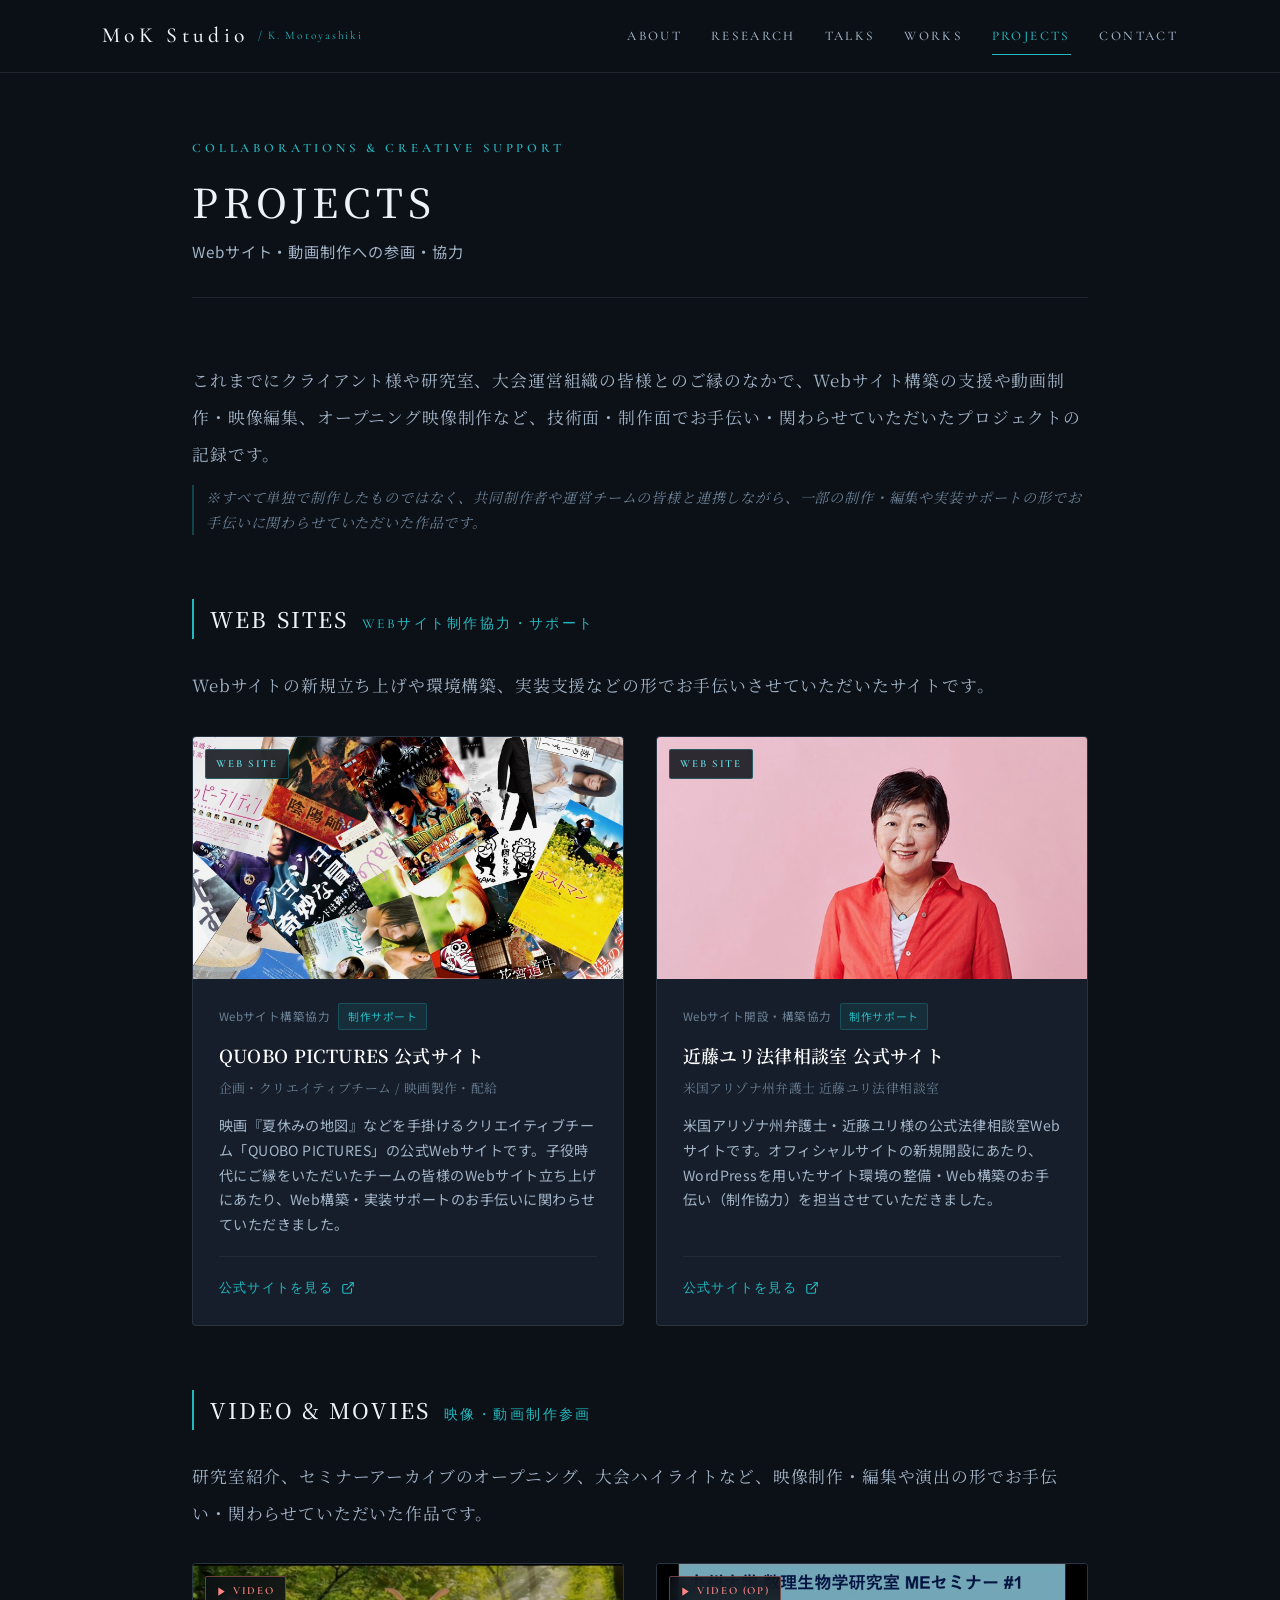
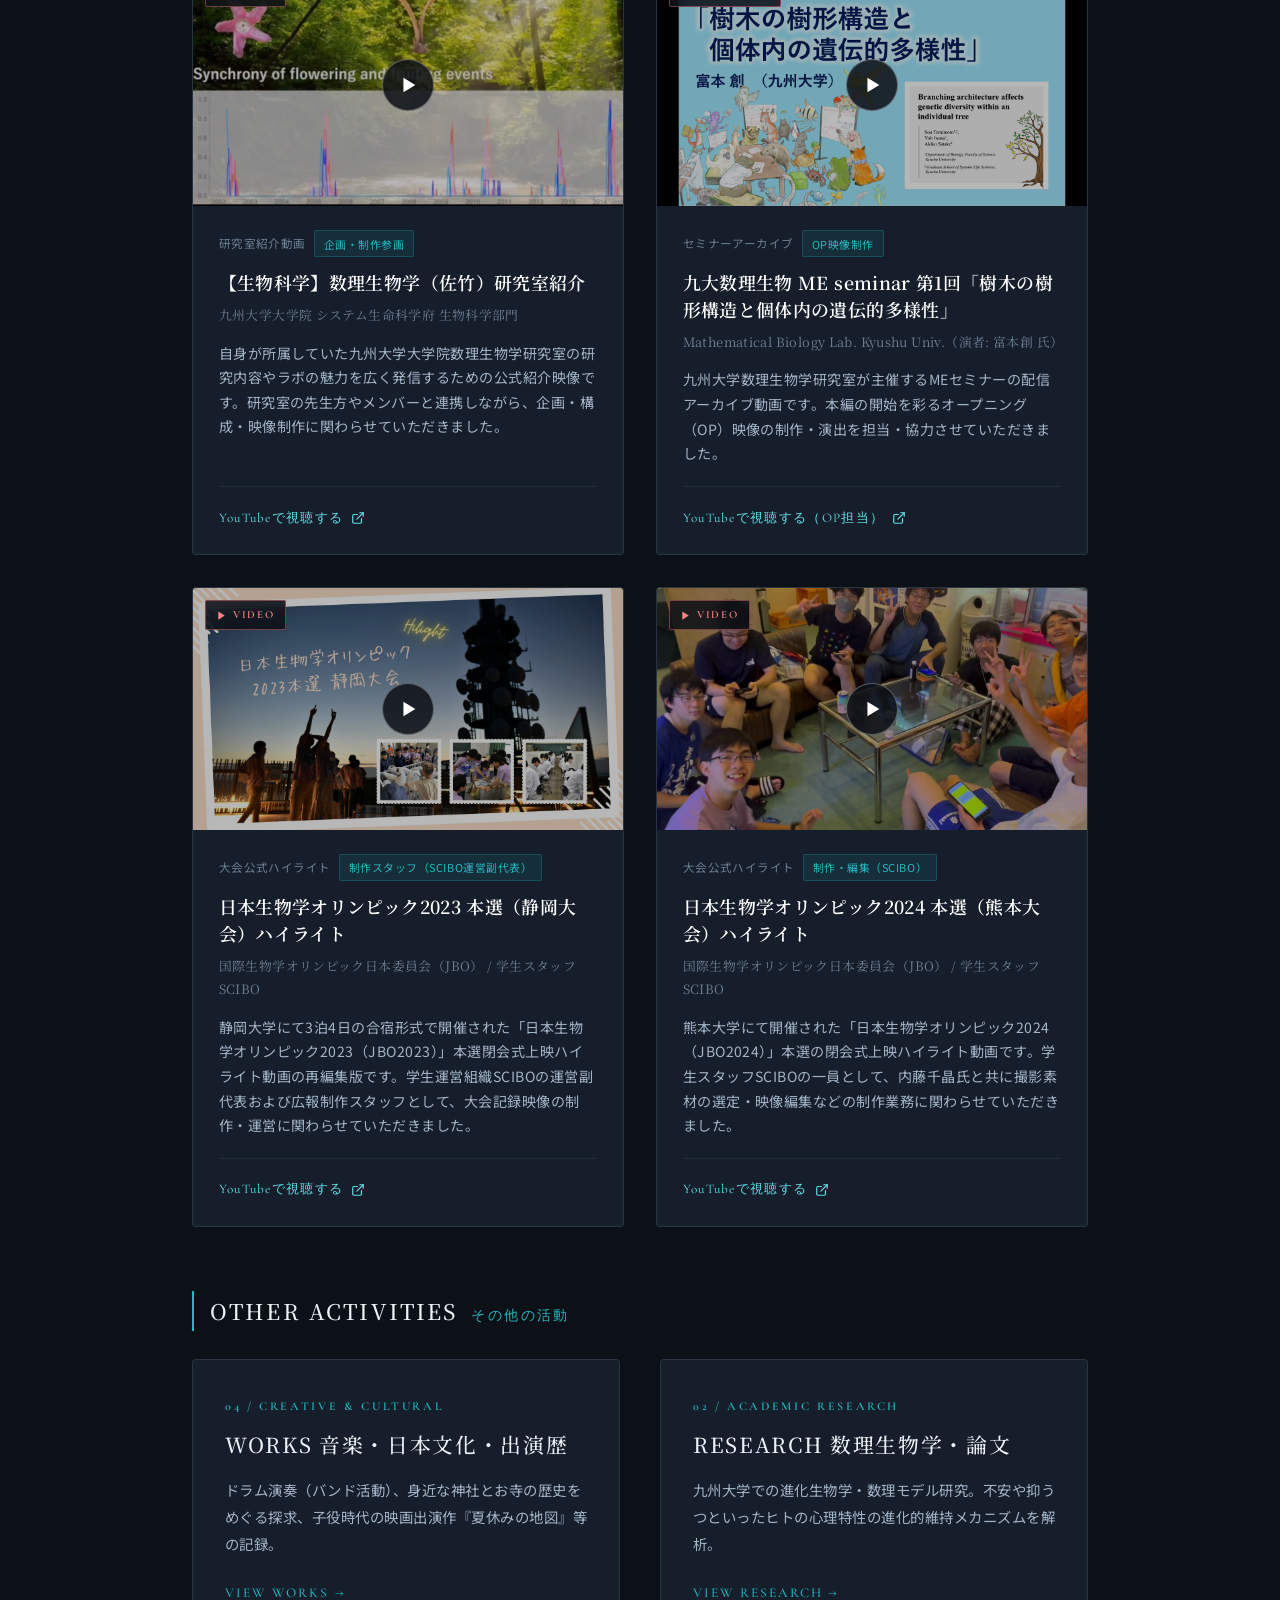
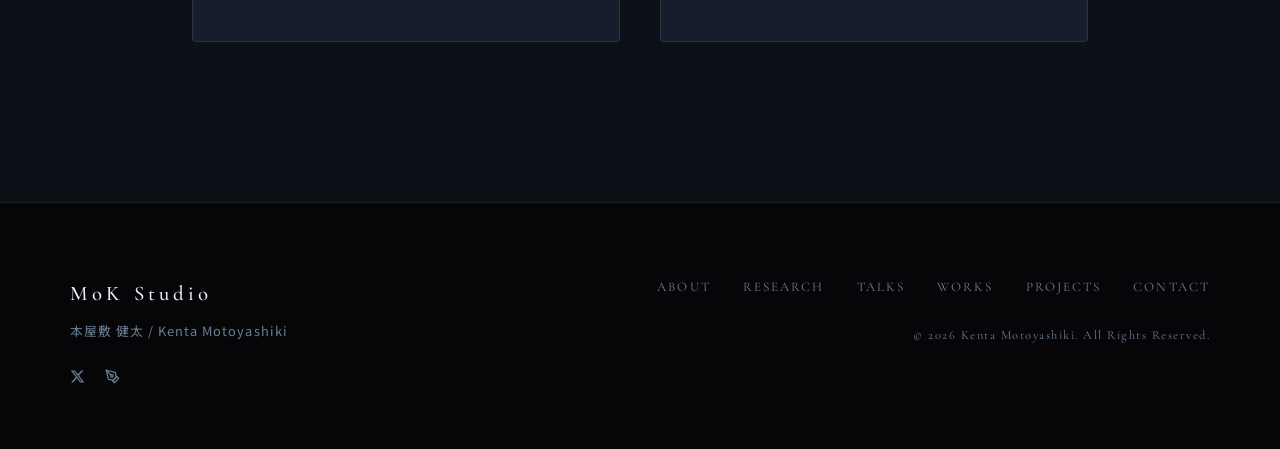
<file: projects.html>
<!DOCTYPE html>
<html lang="ja">

<head>
    <meta charset="UTF-8">
    <meta name="viewport" content="width=device-width, initial-scale=1.0">
    <title>PROJECTS &amp; COLLABORATIONS | MoK Studio - 本屋敷 健太</title>
    <meta name="description" content="本屋敷 健太（もとやん）が関わらせていただいたWebサイト制作支援、動画制作・映像編集、オープニング映像などの記録・参画実績。">
    <link rel="preconnect" href="https://fonts.googleapis.com">
    <link rel="preconnect" href="https://fonts.gstatic.com" crossorigin>
    <link href="https://fonts.googleapis.com/css2?family=Cormorant+Garamond:ital,wght@0,300;0,400;0,500;0,600;0,700;1,400&family=EB+Garamond:ital,wght@0,400;0,500;0,600;1,400&family=Noto+Serif+JP:wght@400;500;600;700&family=Noto+Sans+JP:wght@400;500;600&display=swap" rel="stylesheet">
    <link rel="stylesheet" href="style.css">
</head>

<body>

    <!-- Site Header -->
    <header class="site-header">
        <div class="header-inner">
            <a href="index.html" class="site-logo">MoK Studio <span>/ K. Motoyashiki</span></a>
            <nav class="site-nav">
                <a href="about.html" class="nav-link">ABOUT</a>
                <a href="research.html" class="nav-link">RESEARCH</a>
                <a href="talks.html" class="nav-link">TALKS</a>
                <a href="works.html" class="nav-link">WORKS</a>
                <a href="projects.html" class="nav-link active">PROJECTS</a>
                <a href="contact.html" class="nav-link">CONTACT</a>
            </nav>
        </div>
    </header>

    <main class="main-container">

        <!-- Page Header -->
        <header class="page-header">
            <span class="page-kicker">Collaborations &amp; Creative Support</span>
            <h1 class="page-title">PROJECTS</h1>
            <p class="page-title-sub">Webサイト・動画制作への参画・協力</p>
        </header>

        <!-- Lead Narrative -->
        <section class="article-block">
            <div class="section-lead-narrative">
                <p>
                    これまでにクライアント様や研究室、大会運営組織の皆様とのご縁のなかで、Webサイト構築の支援や動画制作・映像編集、オープニング映像制作など、技術面・制作面でお手伝い・関わらせていただいたプロジェクトの記録です。
                </p>
                <p class="projects-humble-note">
                    ※すべて単独で制作したものではなく、共同制作者や運営チームの皆様と連携しながら、一部の制作・編集や実装サポートの形でお手伝いに関わらせていただいた作品です。
                </p>
            </div>
        </section>

        <!-- Web Sites Section -->
        <section class="article-block">
            <h2 class="block-heading">WEB SITES <span>Webサイト制作協力・サポート</span></h2>
            <p class="section-lead-narrative">
                Webサイトの新規立ち上げや環境構築、実装支援などの形でお手伝いさせていただいたサイトです。
            </p>

            <div class="project-cards-grid">
                <!-- Project 1: QUOBO PICTURES -->
                <article class="project-card">
                    <a href="http://www.quobo-pic.com" target="_blank" rel="noopener noreferrer" class="project-thumb-link" aria-label="QUOBO PICTURES 公式サイトを開く">
                        <div class="project-thumb-wrap">
                            <img src="images/thumb-quobo.jpg" alt="QUOBO PICTURES 公式Webサイト" class="project-thumb">
                            <span class="project-badge">WEB SITE</span>
                        </div>
                    </a>
                    <div class="project-info">
                        <div class="project-tags">
                            <span class="project-tag">Webサイト構築協力</span>
                            <span class="project-role-badge">制作サポート</span>
                        </div>
                        <h3 class="project-title">
                            <a href="http://www.quobo-pic.com" target="_blank" rel="noopener noreferrer">QUOBO PICTURES 公式サイト</a>
                        </h3>
                        <p class="project-client">企画・クリエイティブチーム / 映画製作・配給</p>
                        <p class="project-desc">
                            映画『夏休みの地図』などを手掛けるクリエイティブチーム「QUOBO PICTURES」の公式Webサイトです。子役時代にご縁をいただいたチームの皆様のWebサイト立ち上げにあたり、Web構築・実装サポートのお手伝いに関わらせていただきました。
                        </p>
                        <div class="project-action">
                            <a href="http://www.quobo-pic.com" target="_blank" rel="noopener noreferrer" class="project-external-btn">
                                <span>公式サイトを見る</span>
                                <svg width="14" height="14" viewBox="0 0 24 24" fill="none" stroke="currentColor" stroke-width="2" stroke-linecap="round" stroke-linejoin="round"><path d="M18 13v6a2 2 0 0 1-2 2H5a2 2 0 0 1-2-2V8a2 2 0 0 1 2-2h6"></path><polyline points="15 3 21 3 21 9"></polyline><line x1="10" y1="14" x2="21" y2="3"></line></svg>
                            </a>
                        </div>
                    </div>
                </article>

                <!-- Project 2: 近藤ユリ法律相談室 -->
                <article class="project-card">
                    <a href="https://yurikondo.com/" target="_blank" rel="noopener noreferrer" class="project-thumb-link" aria-label="近藤ユリ法律相談室 公式サイトを開く">
                        <div class="project-thumb-wrap">
                            <img src="images/thumb-yurikondo.jpg" alt="近藤ユリ法律相談室 公式Webサイト" class="project-thumb">
                            <span class="project-badge">WEB SITE</span>
                        </div>
                    </a>
                    <div class="project-info">
                        <div class="project-tags">
                            <span class="project-tag">Webサイト開設・構築協力</span>
                            <span class="project-role-badge">制作サポート</span>
                        </div>
                        <h3 class="project-title">
                            <a href="https://yurikondo.com/" target="_blank" rel="noopener noreferrer">近藤ユリ法律相談室 公式サイト</a>
                        </h3>
                        <p class="project-client">米国アリゾナ州弁護士 近藤ユリ法律相談室</p>
                        <p class="project-desc">
                            米国アリゾナ州弁護士・近藤ユリ様の公式法律相談室Webサイトです。オフィシャルサイトの新規開設にあたり、WordPressを用いたサイト環境の整備・Web構築のお手伝い（制作協力）を担当させていただきました。
                        </p>
                        <div class="project-action">
                            <a href="https://yurikondo.com/" target="_blank" rel="noopener noreferrer" class="project-external-btn">
                                <span>公式サイトを見る</span>
                                <svg width="14" height="14" viewBox="0 0 24 24" fill="none" stroke="currentColor" stroke-width="2" stroke-linecap="round" stroke-linejoin="round"><path d="M18 13v6a2 2 0 0 1-2 2H5a2 2 0 0 1-2-2V8a2 2 0 0 1 2-2h6"></path><polyline points="15 3 21 3 21 9"></polyline><line x1="10" y1="14" x2="21" y2="3"></line></svg>
                            </a>
                        </div>
                    </div>
                </article>
            </div>
        </section>

        <!-- Video & Movies Section -->
        <section class="article-block">
            <h2 class="block-heading">VIDEO &amp; MOVIES <span>映像・動画制作参画</span></h2>
            <p class="section-lead-narrative">
                研究室紹介、セミナーアーカイブのオープニング、大会ハイライトなど、映像制作・編集や演出の形でお手伝い・関わらせていただいた作品です。
            </p>

            <div class="project-cards-grid">
                <!-- Video 1: 九州大学 数理生物学研究室紹介 -->
                <article class="project-card">
                    <a href="https://youtu.be/rzQL5HAS7oQ" target="_blank" rel="noopener noreferrer" class="project-thumb-link" aria-label="YouTubeで数理生物学研究室紹介を視聴する">
                        <div class="project-thumb-wrap">
                            <img src="images/thumb-video-satake.jpg" alt="数理生物学（佐竹）研究室紹介 動画サムネイル" class="project-thumb">
                            <span class="project-badge video-badge">
                                <svg width="11" height="11" viewBox="0 0 24 24" fill="currentColor"><polygon points="5 3 19 12 5 21 5 3"></polygon></svg>
                                VIDEO
                            </span>
                            <div class="video-play-overlay">
                                <div class="play-icon-circle">
                                    <svg width="22" height="22" viewBox="0 0 24 24" fill="currentColor"><polygon points="7 4 20 12 7 20 7 4"></polygon></svg>
                                </div>
                            </div>
                        </div>
                    </a>
                    <div class="project-info">
                        <div class="project-tags">
                            <span class="project-tag">研究室紹介動画</span>
                            <span class="project-role-badge">企画・制作参画</span>
                        </div>
                        <h3 class="project-title">
                            <a href="https://youtu.be/rzQL5HAS7oQ" target="_blank" rel="noopener noreferrer">【生物科学】数理生物学（佐竹）研究室紹介</a>
                        </h3>
                        <p class="project-client">九州大学大学院 システム生命科学府 生物科学部門</p>
                        <p class="project-desc">
                            自身が所属していた九州大学大学院数理生物学研究室の研究内容やラボの魅力を広く発信するための公式紹介映像です。研究室の先生方やメンバーと連携しながら、企画・構成・映像制作に関わらせていただきました。
                        </p>
                        <div class="project-action">
                            <a href="https://youtu.be/rzQL5HAS7oQ" target="_blank" rel="noopener noreferrer" class="project-external-btn youtube-btn">
                                <span>YouTubeで視聴する</span>
                                <svg width="14" height="14" viewBox="0 0 24 24" fill="none" stroke="currentColor" stroke-width="2" stroke-linecap="round" stroke-linejoin="round"><path d="M18 13v6a2 2 0 0 1-2 2H5a2 2 0 0 1-2-2V8a2 2 0 0 1 2-2h6"></path><polyline points="15 3 21 3 21 9"></polyline><line x1="10" y1="14" x2="21" y2="3"></line></svg>
                            </a>
                        </div>
                    </div>
                </article>

                <!-- Video 2: 九大数理生物 ME seminar OP -->
                <article class="project-card">
                    <a href="https://youtu.be/et4R9HyatX8" target="_blank" rel="noopener noreferrer" class="project-thumb-link" aria-label="YouTubeで九大数理生物 ME seminar 第1回を視聴する">
                        <div class="project-thumb-wrap">
                            <img src="images/thumb-video-meseminar.jpg" alt="九大数理生物 ME seminar 第1回 サムネイル" class="project-thumb">
                            <span class="project-badge video-badge">
                                <svg width="11" height="11" viewBox="0 0 24 24" fill="currentColor"><polygon points="5 3 19 12 5 21 5 3"></polygon></svg>
                                VIDEO (OP)
                            </span>
                            <div class="video-play-overlay">
                                <div class="play-icon-circle">
                                    <svg width="22" height="22" viewBox="0 0 24 24" fill="currentColor"><polygon points="7 4 20 12 7 20 7 4"></polygon></svg>
                                </div>
                            </div>
                        </div>
                    </a>
                    <div class="project-info">
                        <div class="project-tags">
                            <span class="project-tag">セミナーアーカイブ</span>
                            <span class="project-role-badge">OP映像制作</span>
                        </div>
                        <h3 class="project-title">
                            <a href="https://youtu.be/et4R9HyatX8" target="_blank" rel="noopener noreferrer">九大数理生物 ME seminar 第1回「樹木の樹形構造と個体内の遺伝的多様性」</a>
                        </h3>
                        <p class="project-client">Mathematical Biology Lab. Kyushu Univ.（演者: 富本創 氏）</p>
                        <p class="project-desc">
                            九州大学数理生物学研究室が主催するMEセミナーの配信アーカイブ動画です。本編の開始を彩るオープニング（OP）映像の制作・演出を担当・協力させていただきました。
                        </p>
                        <div class="project-action">
                            <a href="https://youtu.be/et4R9HyatX8" target="_blank" rel="noopener noreferrer" class="project-external-btn youtube-btn">
                                <span>YouTubeで視聴する（OP担当）</span>
                                <svg width="14" height="14" viewBox="0 0 24 24" fill="none" stroke="currentColor" stroke-width="2" stroke-linecap="round" stroke-linejoin="round"><path d="M18 13v6a2 2 0 0 1-2 2H5a2 2 0 0 1-2-2V8a2 2 0 0 1 2-2h6"></path><polyline points="15 3 21 3 21 9"></polyline><line x1="10" y1="14" x2="21" y2="3"></line></svg>
                            </a>
                        </div>
                    </div>
                </article>

                <!-- Video 3: 日本生物学オリンピック2023 本選 ハイライト -->
                <article class="project-card">
                    <a href="https://youtu.be/qu5U61rM9yY" target="_blank" rel="noopener noreferrer" class="project-thumb-link" aria-label="YouTubeで日本生物学オリンピック2023 ハイライトを視聴する">
                        <div class="project-thumb-wrap">
                            <img src="images/thumb-video-jbo2023.jpg" alt="日本生物学オリンピック2023 本選 ハイライト サムネイル" class="project-thumb">
                            <span class="project-badge video-badge">
                                <svg width="11" height="11" viewBox="0 0 24 24" fill="currentColor"><polygon points="5 3 19 12 5 21 5 3"></polygon></svg>
                                VIDEO
                            </span>
                            <div class="video-play-overlay">
                                <div class="play-icon-circle">
                                    <svg width="22" height="22" viewBox="0 0 24 24" fill="currentColor"><polygon points="7 4 20 12 7 20 7 4"></polygon></svg>
                                </div>
                            </div>
                        </div>
                    </a>
                    <div class="project-info">
                        <div class="project-tags">
                            <span class="project-tag">大会公式ハイライト</span>
                            <span class="project-role-badge">制作スタッフ（SCIBO運営副代表）</span>
                        </div>
                        <h3 class="project-title">
                            <a href="https://youtu.be/qu5U61rM9yY" target="_blank" rel="noopener noreferrer">日本生物学オリンピック2023 本選（静岡大会）ハイライト</a>
                        </h3>
                        <p class="project-client">国際生物学オリンピック日本委員会（JBO） / 学生スタッフSCIBO</p>
                        <p class="project-desc">
                            静岡大学にて3泊4日の合宿形式で開催された「日本生物学オリンピック2023（JBO2023）」本選閉会式上映ハイライト動画の再編集版です。学生運営組織SCIBOの運営副代表および広報制作スタッフとして、大会記録映像の制作・運営に関わらせていただきました。
                        </p>
                        <div class="project-action">
                            <a href="https://youtu.be/qu5U61rM9yY" target="_blank" rel="noopener noreferrer" class="project-external-btn youtube-btn">
                                <span>YouTubeで視聴する</span>
                                <svg width="14" height="14" viewBox="0 0 24 24" fill="none" stroke="currentColor" stroke-width="2" stroke-linecap="round" stroke-linejoin="round"><path d="M18 13v6a2 2 0 0 1-2 2H5a2 2 0 0 1-2-2V8a2 2 0 0 1 2-2h6"></path><polyline points="15 3 21 3 21 9"></polyline><line x1="10" y1="14" x2="21" y2="3"></line></svg>
                            </a>
                        </div>
                    </div>
                </article>

                <!-- Video 4: 日本生物学オリンピック2024 本選 ハイライト -->
                <article class="project-card">
                    <a href="https://youtu.be/FauOnAIrSYE" target="_blank" rel="noopener noreferrer" class="project-thumb-link" aria-label="YouTubeで日本生物学オリンピック2024 ハイライトを視聴する">
                        <div class="project-thumb-wrap">
                            <img src="images/thumb-video-jbo2024.jpg" alt="日本生物学オリンピック2024 本選 ハイライト サムネイル" class="project-thumb">
                            <span class="project-badge video-badge">
                                <svg width="11" height="11" viewBox="0 0 24 24" fill="currentColor"><polygon points="5 3 19 12 5 21 5 3"></polygon></svg>
                                VIDEO
                            </span>
                            <div class="video-play-overlay">
                                <div class="play-icon-circle">
                                    <svg width="22" height="22" viewBox="0 0 24 24" fill="currentColor"><polygon points="7 4 20 12 7 20 7 4"></polygon></svg>
                                </div>
                            </div>
                        </div>
                    </a>
                    <div class="project-info">
                        <div class="project-tags">
                            <span class="project-tag">大会公式ハイライト</span>
                            <span class="project-role-badge">制作・編集（SCIBO）</span>
                        </div>
                        <h3 class="project-title">
                            <a href="https://youtu.be/FauOnAIrSYE" target="_blank" rel="noopener noreferrer">日本生物学オリンピック2024 本選（熊本大会）ハイライト</a>
                        </h3>
                        <p class="project-client">国際生物学オリンピック日本委員会（JBO） / 学生スタッフSCIBO</p>
                        <p class="project-desc">
                            熊本大学にて開催された「日本生物学オリンピック2024（JBO2024）」本選の閉会式上映ハイライト動画です。学生スタッフSCIBOの一員として、内藤千晶氏と共に撮影素材の選定・映像編集などの制作業務に関わらせていただきました。
                        </p>
                        <div class="project-action">
                            <a href="https://youtu.be/FauOnAIrSYE" target="_blank" rel="noopener noreferrer" class="project-external-btn youtube-btn">
                                <span>YouTubeで視聴する</span>
                                <svg width="14" height="14" viewBox="0 0 24 24" fill="none" stroke="currentColor" stroke-width="2" stroke-linecap="round" stroke-linejoin="round"><path d="M18 13v6a2 2 0 0 1-2 2H5a2 2 0 0 1-2-2V8a2 2 0 0 1 2-2h6"></path><polyline points="15 3 21 3 21 9"></polyline><line x1="10" y1="14" x2="21" y2="3"></line></svg>
                            </a>
                        </div>
                    </div>
                </article>
            </div>
        </section>

        <!-- Related Navigation -->
        <section class="article-block">
            <div class="section-title-wrap">
                <h2 class="block-heading">OTHER ACTIVITIES <span>その他の活動</span></h2>
            </div>
            <div class="two-column-layout">
                <a href="works.html" class="overview-card">
                    <span class="overview-kicker">04 / CREATIVE &amp; CULTURAL</span>
                    <h3 class="overview-title">WORKS 音楽・日本文化・出演歴</h3>
                    <p class="overview-desc">
                        ドラム演奏（バンド活動）、身近な神社とお寺の歴史をめぐる探求、子役時代の映画出演作『夏休みの地図』等の記録。
                    </p>
                    <span class="overview-arrow">VIEW WORKS →</span>
                </a>
                <a href="research.html" class="overview-card">
                    <span class="overview-kicker">02 / ACADEMIC RESEARCH</span>
                    <h3 class="overview-title">RESEARCH 数理生物学・論文</h3>
                    <p class="overview-desc">
                        九州大学での進化生物学・数理モデル研究。不安や抑うつといったヒトの心理特性の進化的維持メカニズムを解析。
                    </p>
                    <span class="overview-arrow">VIEW RESEARCH →</span>
                </a>
            </div>
        </section>

    </main>

    <!-- Site Footer -->
    <footer class="site-footer">
        <div class="footer-inner">
            <div class="footer-left">
                <span class="footer-logo">MoK Studio</span>
                <p class="footer-sub">本屋敷 健太 / Kenta Motoyashiki</p>
                <div class="footer-social-icons">
                    <a href="https://x.com/motoyankk" target="_blank" rel="noopener noreferrer" aria-label="X">
                        <svg width="15" height="15" viewBox="0 0 24 24" fill="currentColor"><path d="M18.244 2.25h3.308l-7.227 8.26 8.502 11.24H16.17l-5.214-6.817L4.99 21.75H1.68l7.73-8.835L1.254 2.25H8.08l4.713 6.231zm-1.161 17.52h1.833L7.084 4.126H5.117z"/></svg>
                    </a>
                    <a href="https://note.com/shiganaibio" target="_blank" rel="noopener noreferrer" aria-label="Note">
                        <svg width="15" height="15" viewBox="0 0 24 24" fill="none" stroke="currentColor" stroke-width="2" stroke-linecap="round" stroke-linejoin="round"><path d="M12 19l7-7 3 3-7 7-3-3z"></path><path d="M18 13l-1.5-7.5L2 2l3.5 14.5L13 18l5-5z"></path><path d="M2 2l7.586 7.586"></path><circle cx="11" cy="11" r="2"></circle></svg>
                    </a>
                </div>
            </div>
            <div class="footer-right">
                <nav class="footer-nav">
                    <a href="about.html">ABOUT</a>
                    <a href="research.html">RESEARCH</a>
                    <a href="talks.html">TALKS</a>
                    <a href="works.html">WORKS</a>
                    <a href="projects.html">PROJECTS</a>
                    <a href="contact.html">CONTACT</a>
                </nav>
                <p class="copyright">&copy; 2026 Kenta Motoyashiki. All Rights Reserved.</p>
            </div>
        </div>
    </footer>

    <script src="script.js"></script>
</body>

</html>
</file>
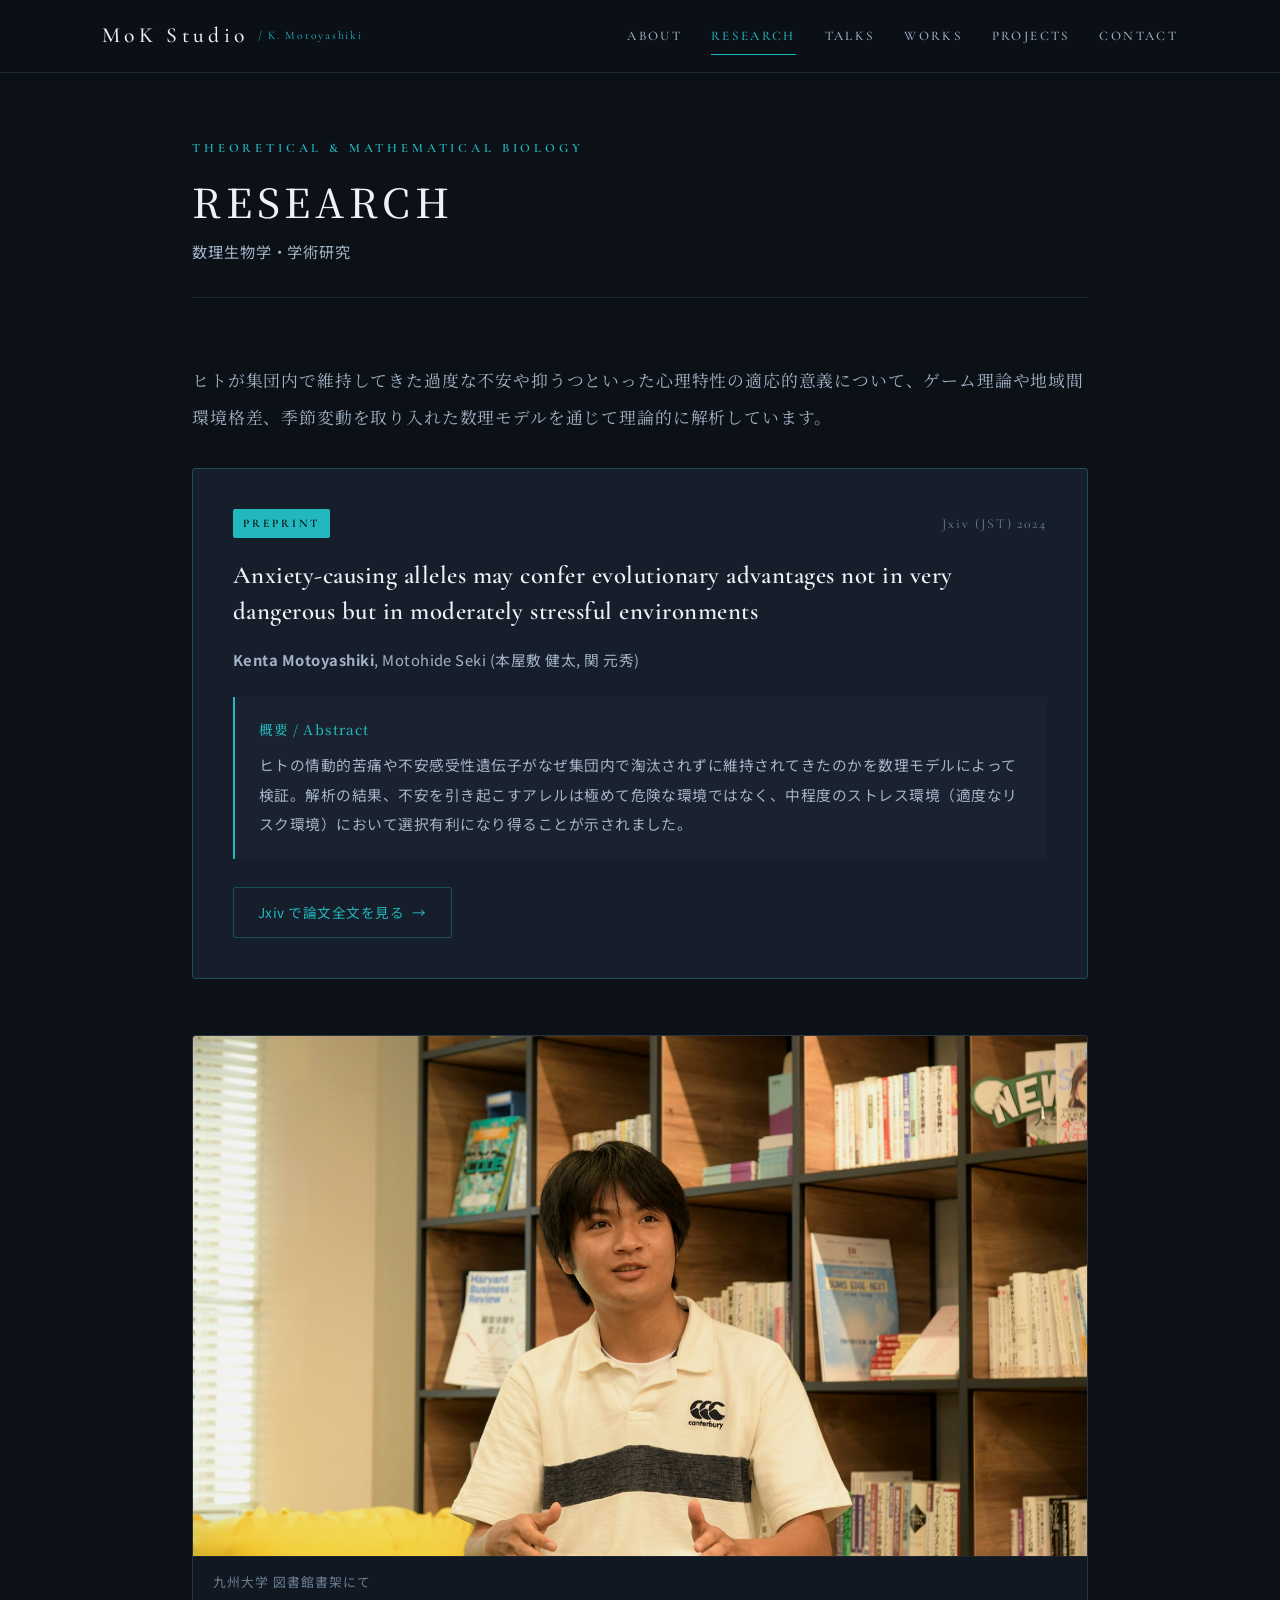
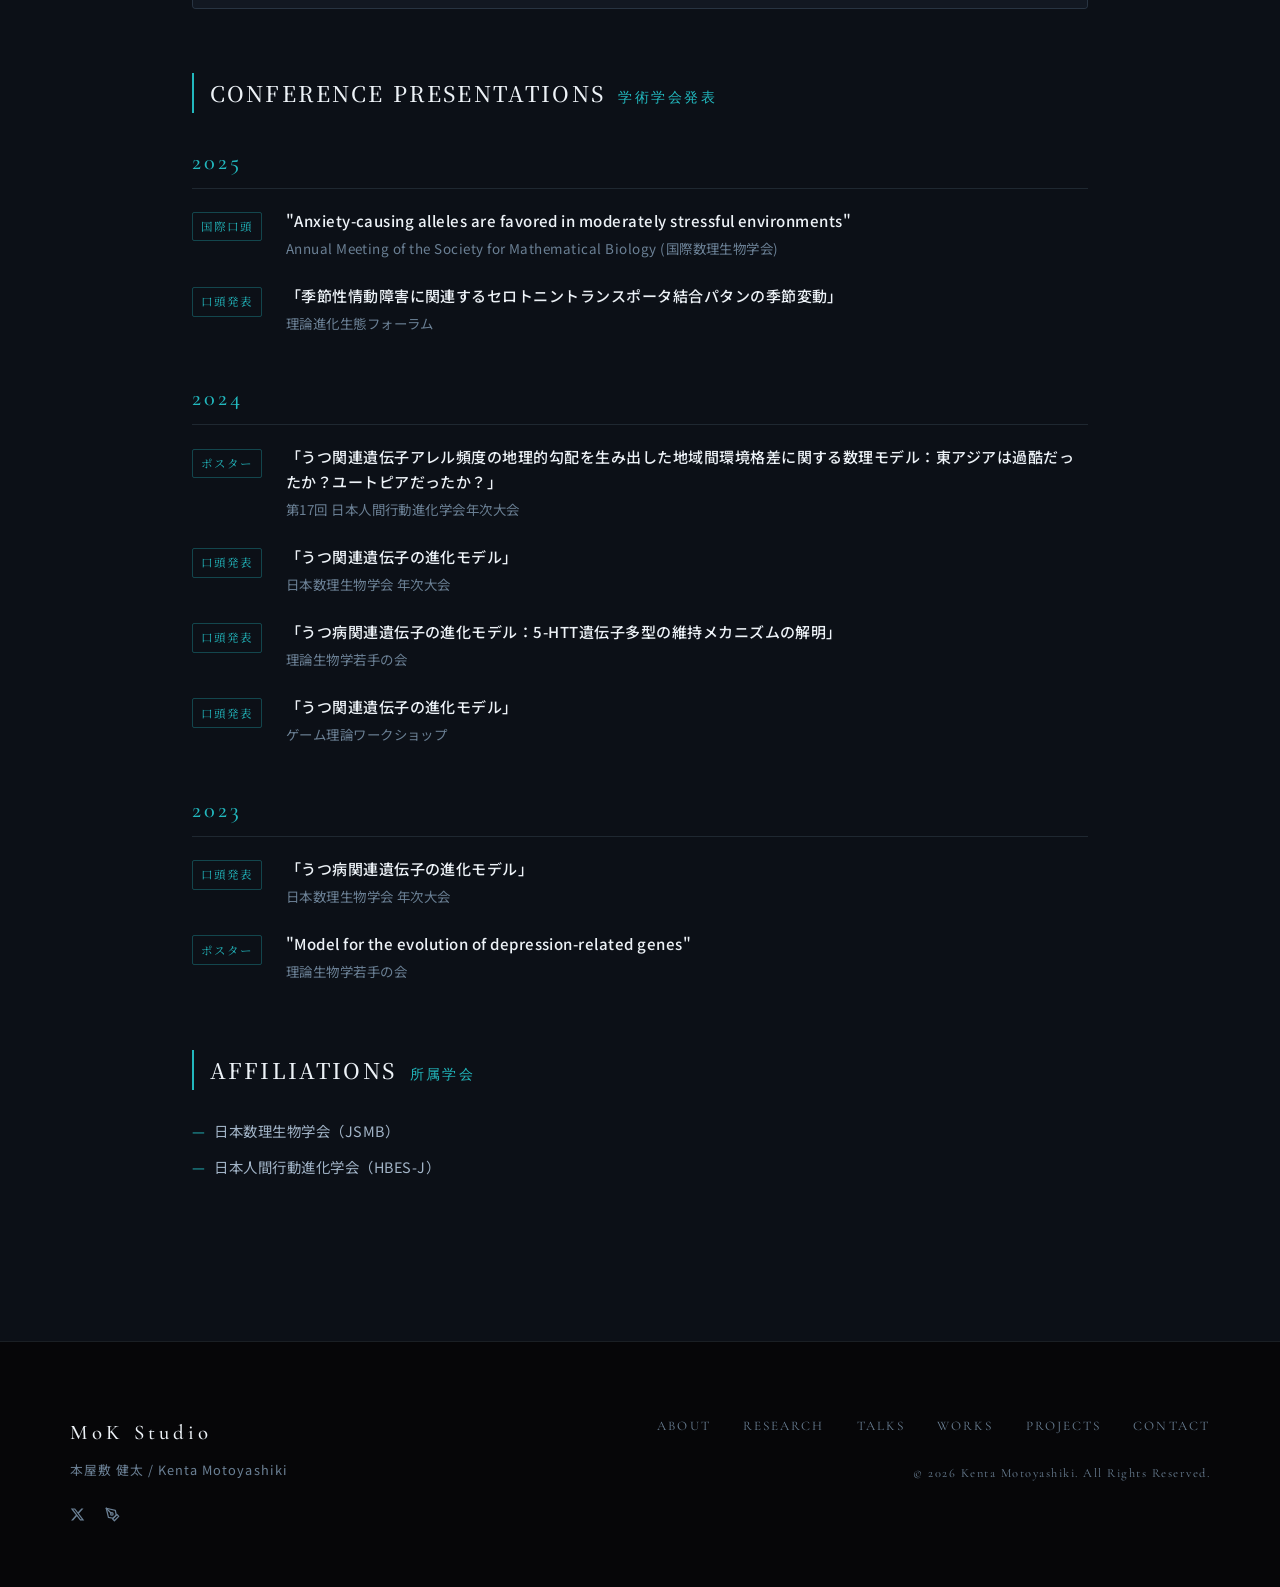
<file: research.html>
<!DOCTYPE html>
<html lang="ja">

<head>
    <meta charset="UTF-8">
    <meta name="viewport" content="width=device-width, initial-scale=1.0">
    <title>RESEARCH | MoK Studio - 本屋敷 健太</title>
    <meta name="description" content="本屋敷 健太（もとやん）の数理生物学・学術研究。Jxivプレプリント論文、うつ・不安関連遺伝子の進化的維持メカニズム、学会発表一覧。">
    <link rel="preconnect" href="https://fonts.googleapis.com">
    <link rel="preconnect" href="https://fonts.gstatic.com" crossorigin>
    <link href="https://fonts.googleapis.com/css2?family=Cormorant+Garamond:ital,wght@0,300;0,400;0,500;0,600;0,700;1,400&family=EB+Garamond:ital,wght@0,400;0,500;0,600;1,400&family=Noto+Serif+JP:wght@400;500;600;700&family=Noto+Sans+JP:wght@400;500;600&display=swap" rel="stylesheet">
    <link rel="stylesheet" href="style.css">
</head>

<body>

    <!-- Site Header -->
    <header class="site-header">
        <div class="header-inner">
            <a href="index.html" class="site-logo">MoK Studio <span>/ K. Motoyashiki</span></a>
            <nav class="site-nav">
                <a href="about.html" class="nav-link">ABOUT</a>
                <a href="research.html" class="nav-link active">RESEARCH</a>
                <a href="talks.html" class="nav-link">TALKS</a>
                <a href="works.html" class="nav-link">WORKS</a>
                <a href="projects.html" class="nav-link">PROJECTS</a>
                <a href="contact.html" class="nav-link">CONTACT</a>
            </nav>
        </div>
    </header>

    <main class="main-container">

        <!-- Page Header -->
        <header class="page-header">
            <span class="page-kicker">Theoretical &amp; Mathematical Biology</span>
            <h1 class="page-title">RESEARCH</h1>
            <p class="page-title-sub">数理生物学・学術研究</p>
        </header>

        <!-- Research Overview -->
        <section class="article-block">
            <p class="section-lead-narrative">
                ヒトが集団内で維持してきた過度な不安や抑うつといった心理特性の適応的意義について、ゲーム理論や地域間環境格差、季節変動を取り入れた数理モデルを通じて理論的に解析しています。
            </p>

            <!-- Featured Preprint Paper -->
            <div class="featured-paper-card">
                <div class="paper-header-row">
                    <span class="paper-kicker">PREPRINT</span>
                    <span class="paper-venue">Jxiv (JST) 2024</span>
                </div>
                <h2 class="paper-title-link">
                    <a href="https://jxiv.jst.go.jp/index.php/jxiv/preprint/view/1267/" target="_blank" rel="noopener noreferrer">
                        Anxiety-causing alleles may confer evolutionary advantages not in very dangerous but in moderately stressful environments
                    </a>
                </h2>
                <p class="paper-author-names">
                    <strong>Kenta Motoyashiki</strong>, Motohide Seki (本屋敷 健太, 関 元秀)
                </p>

                <div class="paper-abstract-box">
                    <h3 class="abstract-title">概要 / Abstract</h3>
                    <p>
                        ヒトの情動的苦痛や不安感受性遺伝子がなぜ集団内で淘汰されずに維持されてきたのかを数理モデルによって検証。解析の結果、不安を引き起こすアレルは極めて危険な環境ではなく、中程度のストレス環境（適度なリスク環境）において選択有利になり得ることが示されました。
                    </p>
                </div>

                <div>
                    <a href="https://jxiv.jst.go.jp/index.php/jxiv/preprint/view/1267/" target="_blank" rel="noopener noreferrer" class="btn-paper-link">
                        <span>Jxiv で論文全文を見る</span>
                        <span>→</span>
                    </a>
                </div>
            </div>

            <!-- Library/Research Shelf Accent Photo -->
            <div class="editorial-photo-box">
                <img src="images/research-shelf.jpg" alt="研究書架・学術知の集積" class="editorial-img">
                <div class="editorial-caption">九州大学 図書館書架にて</div>
            </div>
        </section>

        <!-- Conference Presentations -->
        <section class="article-block">
            <h2 class="block-heading">CONFERENCE PRESENTATIONS <span>学術学会発表</span></h2>

            <div class="presentation-year-group">
                <h3 class="year-header">2025</h3>
                <ul class="presentation-listing">
                    <li>
                        <span class="pres-type">国際口頭</span>
                        <div class="pres-detail">
                            <strong>"Anxiety-causing alleles are favored in moderately stressful environments"</strong>
                            <span>Annual Meeting of the Society for Mathematical Biology (国際数理生物学会)</span>
                        </div>
                    </li>
                    <li>
                        <span class="pres-type">口頭発表</span>
                        <div class="pres-detail">
                            <strong>「季節性情動障害に関連するセロトニントランスポータ結合パタンの季節変動」</strong>
                            <span>理論進化生態フォーラム</span>
                        </div>
                    </li>
                </ul>
            </div>

            <div class="presentation-year-group">
                <h3 class="year-header">2024</h3>
                <ul class="presentation-listing">
                    <li>
                        <span class="pres-type">ポスター</span>
                        <div class="pres-detail">
                            <strong>「うつ関連遺伝子アレル頻度の地理的勾配を生み出した地域間環境格差に関する数理モデル：東アジアは過酷だったか？ユートピアだったか？」</strong>
                            <span>第17回 日本人間行動進化学会年次大会</span>
                        </div>
                    </li>
                    <li>
                        <span class="pres-type">口頭発表</span>
                        <div class="pres-detail">
                            <strong>「うつ関連遺伝子の進化モデル」</strong>
                            <span>日本数理生物学会 年次大会</span>
                        </div>
                    </li>
                    <li>
                        <span class="pres-type">口頭発表</span>
                        <div class="pres-detail">
                            <strong>「うつ病関連遺伝子の進化モデル：5-HTT遺伝子多型の維持メカニズムの解明」</strong>
                            <span>理論生物学若手の会</span>
                        </div>
                    </li>
                    <li>
                        <span class="pres-type">口頭発表</span>
                        <div class="pres-detail">
                            <strong>「うつ関連遺伝子の進化モデル」</strong>
                            <span>ゲーム理論ワークショップ</span>
                        </div>
                    </li>
                </ul>
            </div>

            <div class="presentation-year-group">
                <h3 class="year-header">2023</h3>
                <ul class="presentation-listing">
                    <li>
                        <span class="pres-type">口頭発表</span>
                        <div class="pres-detail">
                            <strong>「うつ病関連遺伝子の進化モデル」</strong>
                            <span>日本数理生物学会 年次大会</span>
                        </div>
                    </li>
                    <li>
                        <span class="pres-type">ポスター</span>
                        <div class="pres-detail">
                            <strong>"Model for the evolution of depression-related genes"</strong>
                            <span>理論生物学若手の会</span>
                        </div>
                    </li>
                </ul>
            </div>
        </section>

        <!-- Affiliations -->
        <section class="article-block">
            <h2 class="block-heading">AFFILIATIONS <span>所属学会</span></h2>
            <ul class="clean-bullet-list">
                <li>日本数理生物学会（JSMB）</li>
                <li>日本人間行動進化学会（HBES-J）</li>
            </ul>
        </section>

    </main>

    <!-- Site Footer -->
    <footer class="site-footer">
        <div class="footer-inner">
            <div class="footer-left">
                <span class="footer-logo">MoK Studio</span>
                <p class="footer-sub">本屋敷 健太 / Kenta Motoyashiki</p>
                <div class="footer-social-icons">
                    <a href="https://x.com/motoyankk" target="_blank" rel="noopener noreferrer" aria-label="X">
                        <svg width="15" height="15" viewBox="0 0 24 24" fill="currentColor"><path d="M18.244 2.25h3.308l-7.227 8.26 8.502 11.24H16.17l-5.214-6.817L4.99 21.75H1.68l7.73-8.835L1.254 2.25H8.08l4.713 6.231zm-1.161 17.52h1.833L7.084 4.126H5.117z"/></svg>
                    </a>
                    <a href="https://note.com/shiganaibio" target="_blank" rel="noopener noreferrer" aria-label="Note">
                        <svg width="15" height="15" viewBox="0 0 24 24" fill="none" stroke="currentColor" stroke-width="2" stroke-linecap="round" stroke-linejoin="round"><path d="M12 19l7-7 3 3-7 7-3-3z"></path><path d="M18 13l-1.5-7.5L2 2l3.5 14.5L13 18l5-5z"></path><path d="M2 2l7.586 7.586"></path><circle cx="11" cy="11" r="2"></circle></svg>
                    </a>
                </div>
            </div>
            <div class="footer-right">
                <nav class="footer-nav">
                    <a href="about.html">ABOUT</a>
                    <a href="research.html">RESEARCH</a>
                    <a href="talks.html">TALKS</a>
                    <a href="works.html">WORKS</a>
                    <a href="projects.html">PROJECTS</a>
                    <a href="contact.html">CONTACT</a>
                </nav>
                <p class="copyright">&copy; 2026 Kenta Motoyashiki. All Rights Reserved.</p>
            </div>
        </div>
    </footer>

    <script src="script.js"></script>
</body>

</html>
</file>
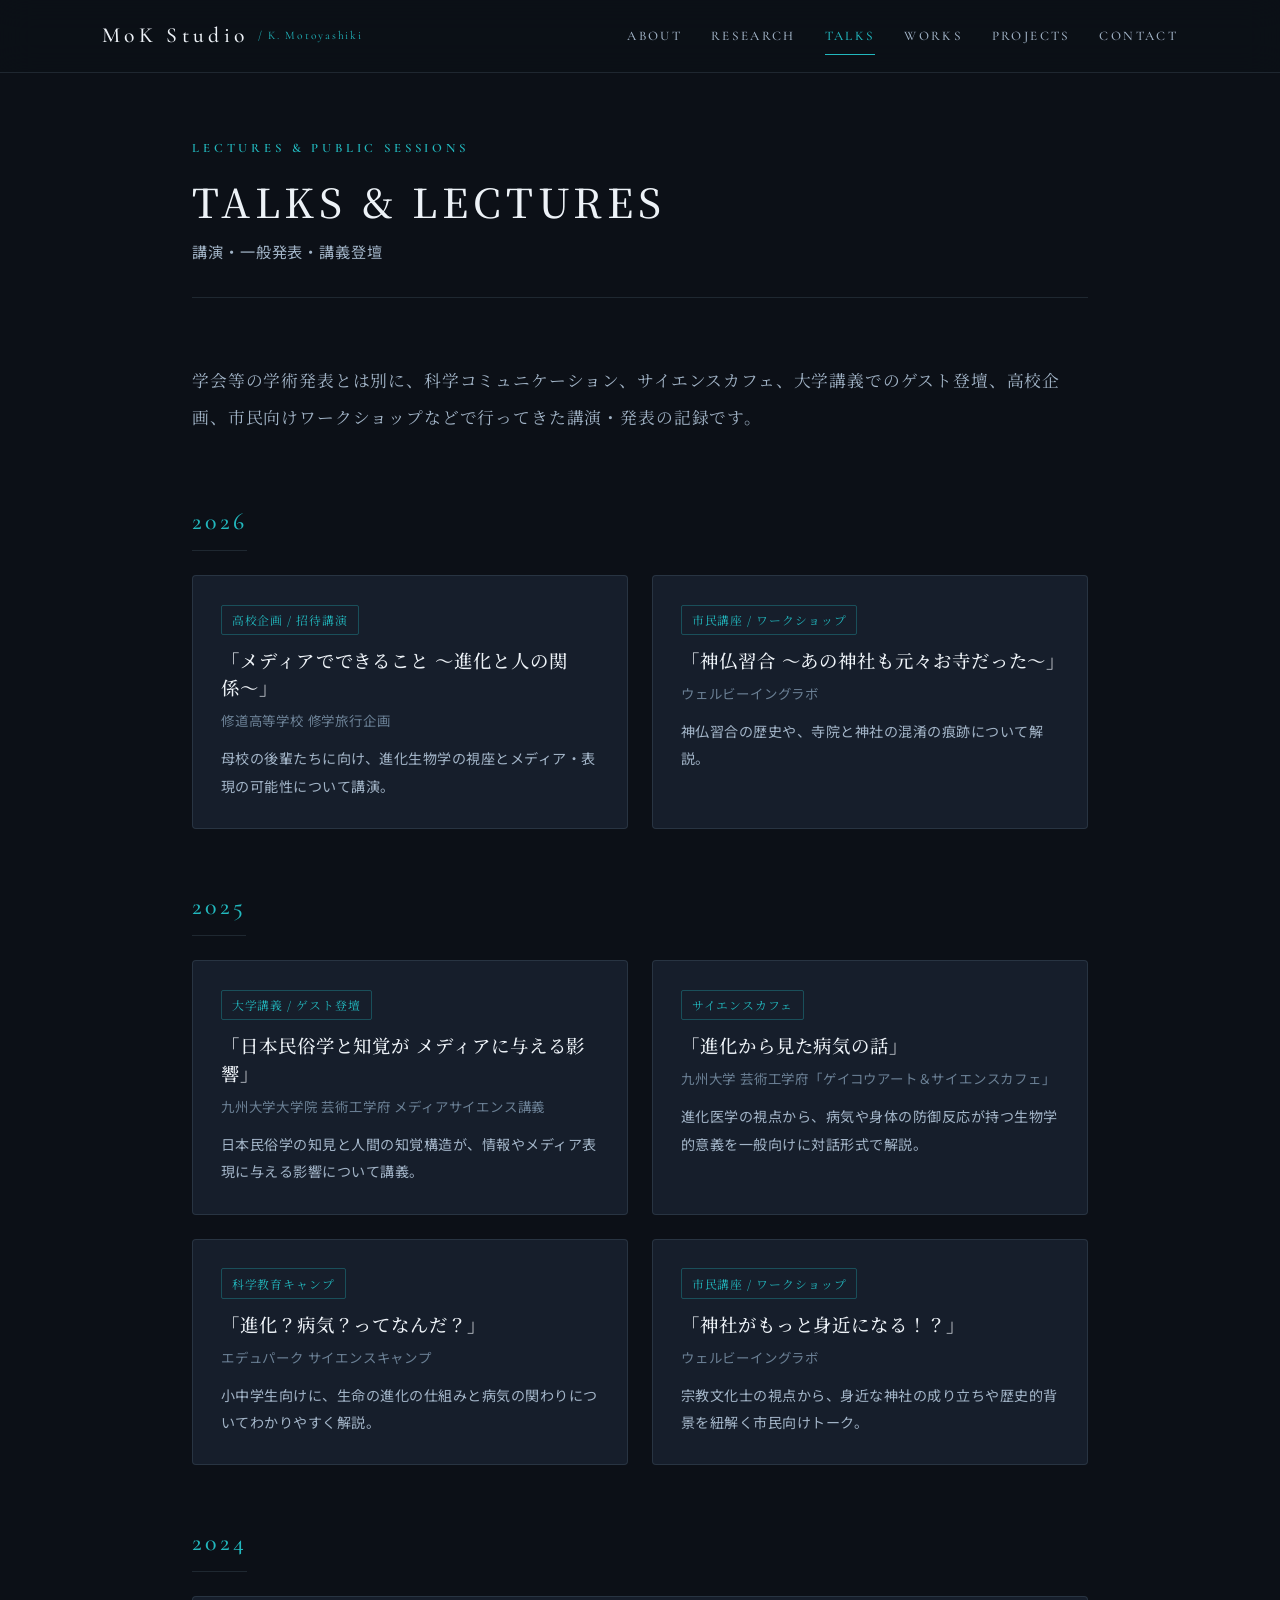
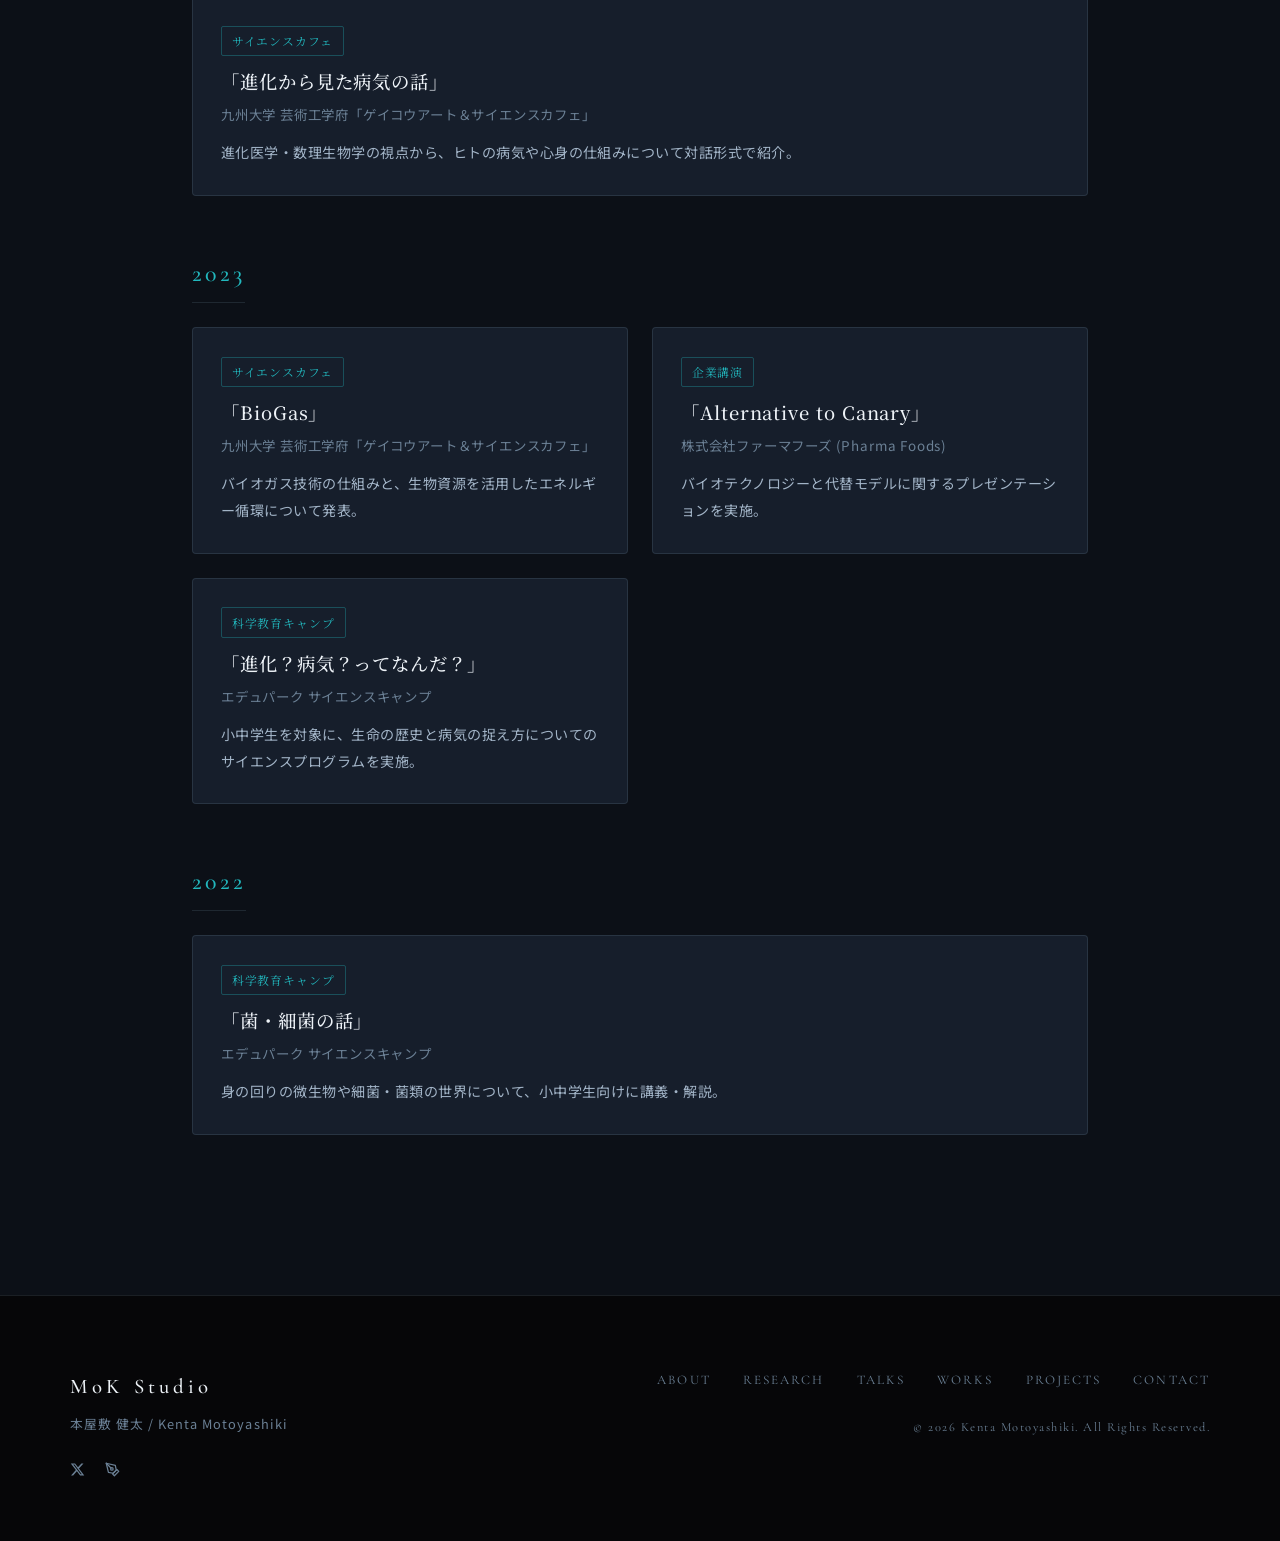
<file: talks.html>
<!DOCTYPE html>
<html lang="ja">

<head>
    <meta charset="UTF-8">
    <meta name="viewport" content="width=device-width, initial-scale=1.0">
    <title>TALKS &amp; LECTURES | MoK Studio - 本屋敷 健太</title>
    <meta name="description" content="本屋敷 健太（もとやん）の講演・講義登壇・サイエンスカフェ・ワークショップ実績。高校企画、九大大学院講義、エデュパークなど。">
    <link rel="preconnect" href="https://fonts.googleapis.com">
    <link rel="preconnect" href="https://fonts.gstatic.com" crossorigin>
    <link href="https://fonts.googleapis.com/css2?family=Cormorant+Garamond:ital,wght@0,300;0,400;0,500;0,600;0,700;1,400&family=EB+Garamond:ital,wght@0,400;0,500;0,600;1,400&family=Noto+Serif+JP:wght@400;500;600;700&family=Noto+Sans+JP:wght@400;500;600&display=swap" rel="stylesheet">
    <link rel="stylesheet" href="style.css">
</head>

<body>

    <!-- Site Header -->
    <header class="site-header">
        <div class="header-inner">
            <a href="index.html" class="site-logo">MoK Studio <span>/ K. Motoyashiki</span></a>
            <nav class="site-nav">
                <a href="about.html" class="nav-link">ABOUT</a>
                <a href="research.html" class="nav-link">RESEARCH</a>
                <a href="talks.html" class="nav-link active">TALKS</a>
                <a href="works.html" class="nav-link">WORKS</a>
                <a href="projects.html" class="nav-link">PROJECTS</a>
                <a href="contact.html" class="nav-link">CONTACT</a>
            </nav>
        </div>
    </header>

    <main class="main-container">

        <!-- Page Header -->
        <header class="page-header">
            <span class="page-kicker">Lectures &amp; Public Sessions</span>
            <h1 class="page-title">TALKS &amp; LECTURES</h1>
            <p class="page-title-sub">講演・一般発表・講義登壇</p>
        </header>

        <section class="article-block">
            <p class="section-lead-narrative">
                学会等の学術発表とは別に、科学コミュニケーション、サイエンスカフェ、大学講義でのゲスト登壇、高校企画、市民向けワークショップなどで行ってきた講演・発表の記録です。
            </p>
        </section>

        <!-- Chronological Talks List -->
        <section class="article-block">
            <!-- 2026 -->
            <div class="talk-year-section">
                <span class="talk-year-badge">2026</span>
                <div class="talk-cards-grid">
                    <article class="talk-item-card">
                        <span class="talk-category">高校企画 / 招待講演</span>
                        <h2 class="talk-title">「メディアでできること 〜進化と人の関係〜」</h2>
                        <p class="talk-host">修道高等学校 修学旅行企画</p>
                        <p class="talk-desc">母校の後輩たちに向け、進化生物学の視座とメディア・表現の可能性について講演。</p>
                    </article>
                    <article class="talk-item-card">
                        <span class="talk-category">市民講座 / ワークショップ</span>
                        <h2 class="talk-title">「神仏習合 〜あの神社も元々お寺だった〜」</h2>
                        <p class="talk-host">ウェルビーイングラボ</p>
                        <p class="talk-desc">神仏習合の歴史や、寺院と神社の混淆の痕跡について解説。</p>
                    </article>
                </div>
            </div>

            <!-- 2025 -->
            <div class="talk-year-section">
                <span class="talk-year-badge">2025</span>
                <div class="talk-cards-grid">
                    <article class="talk-item-card">
                        <span class="talk-category">大学講義 / ゲスト登壇</span>
                        <h2 class="talk-title">「日本民俗学と知覚が メディアに与える影響」</h2>
                        <p class="talk-host">九州大学大学院 芸術工学府 メディアサイエンス講義</p>
                        <p class="talk-desc">日本民俗学の知見と人間の知覚構造が、情報やメディア表現に与える影響について講義。</p>
                    </article>
                    <article class="talk-item-card">
                        <span class="talk-category">サイエンスカフェ</span>
                        <h2 class="talk-title">「進化から見た病気の話」</h2>
                        <p class="talk-host">九州大学 芸術工学府「ゲイコウアート＆サイエンスカフェ」</p>
                        <p class="talk-desc">進化医学の視点から、病気や身体の防御反応が持つ生物学的意義を一般向けに対話形式で解説。</p>
                    </article>
                    <article class="talk-item-card">
                        <span class="talk-category">科学教育キャンプ</span>
                        <h2 class="talk-title">「進化？病気？ってなんだ？」</h2>
                        <p class="talk-host">エデュパーク サイエンスキャンプ</p>
                        <p class="talk-desc">小中学生向けに、生命の進化の仕組みと病気の関わりについてわかりやすく解説。</p>
                    </article>
                    <article class="talk-item-card">
                        <span class="talk-category">市民講座 / ワークショップ</span>
                        <h2 class="talk-title">「神社がもっと身近になる！？」</h2>
                        <p class="talk-host">ウェルビーイングラボ</p>
                        <p class="talk-desc">宗教文化士の視点から、身近な神社の成り立ちや歴史的背景を紐解く市民向けトーク。</p>
                    </article>
                </div>
            </div>

            <!-- 2024 -->
            <div class="talk-year-section">
                <span class="talk-year-badge">2024</span>
                <div class="talk-cards-grid">
                    <article class="talk-item-card">
                        <span class="talk-category">サイエンスカフェ</span>
                        <h2 class="talk-title">「進化から見た病気の話」</h2>
                        <p class="talk-host">九州大学 芸術工学府「ゲイコウアート＆サイエンスカフェ」</p>
                        <p class="talk-desc">進化医学・数理生物学の視点から、ヒトの病気や心身の仕組みについて対話形式で紹介。</p>
                    </article>
                </div>
            </div>

            <!-- 2023 -->
            <div class="talk-year-section">
                <span class="talk-year-badge">2023</span>
                <div class="talk-cards-grid">
                    <article class="talk-item-card">
                        <span class="talk-category">サイエンスカフェ</span>
                        <h2 class="talk-title">「BioGas」</h2>
                        <p class="talk-host">九州大学 芸術工学府「ゲイコウアート＆サイエンスカフェ」</p>
                        <p class="talk-desc">バイオガス技術の仕組みと、生物資源を活用したエネルギー循環について発表。</p>
                    </article>
                    <article class="talk-item-card">
                        <span class="talk-category">企業講演</span>
                        <h2 class="talk-title">「Alternative to Canary」</h2>
                        <p class="talk-host">株式会社ファーマフーズ (Pharma Foods)</p>
                        <p class="talk-desc">バイオテクノロジーと代替モデルに関するプレゼンテーションを実施。</p>
                    </article>
                    <article class="talk-item-card">
                        <span class="talk-category">科学教育キャンプ</span>
                        <h2 class="talk-title">「進化？病気？ってなんだ？」</h2>
                        <p class="talk-host">エデュパーク サイエンスキャンプ</p>
                        <p class="talk-desc">小中学生を対象に、生命の歴史と病気の捉え方についてのサイエンスプログラムを実施。</p>
                    </article>
                </div>
            </div>

            <!-- 2022 -->
            <div class="talk-year-section">
                <span class="talk-year-badge">2022</span>
                <div class="talk-cards-grid">
                    <article class="talk-item-card">
                        <span class="talk-category">科学教育キャンプ</span>
                        <h2 class="talk-title">「菌・細菌の話」</h2>
                        <p class="talk-host">エデュパーク サイエンスキャンプ</p>
                        <p class="talk-desc">身の回りの微生物や細菌・菌類の世界について、小中学生向けに講義・解説。</p>
                    </article>
                </div>
            </div>
        </section>

    </main>

    <!-- Site Footer -->
    <footer class="site-footer">
        <div class="footer-inner">
            <div class="footer-left">
                <span class="footer-logo">MoK Studio</span>
                <p class="footer-sub">本屋敷 健太 / Kenta Motoyashiki</p>
                <div class="footer-social-icons">
                    <a href="https://x.com/motoyankk" target="_blank" rel="noopener noreferrer" aria-label="X">
                        <svg width="15" height="15" viewBox="0 0 24 24" fill="currentColor"><path d="M18.244 2.25h3.308l-7.227 8.26 8.502 11.24H16.17l-5.214-6.817L4.99 21.75H1.68l7.73-8.835L1.254 2.25H8.08l4.713 6.231zm-1.161 17.52h1.833L7.084 4.126H5.117z"/></svg>
                    </a>
                    <a href="https://note.com/shiganaibio" target="_blank" rel="noopener noreferrer" aria-label="Note">
                        <svg width="15" height="15" viewBox="0 0 24 24" fill="none" stroke="currentColor" stroke-width="2" stroke-linecap="round" stroke-linejoin="round"><path d="M12 19l7-7 3 3-7 7-3-3z"></path><path d="M18 13l-1.5-7.5L2 2l3.5 14.5L13 18l5-5z"></path><path d="M2 2l7.586 7.586"></path><circle cx="11" cy="11" r="2"></circle></svg>
                    </a>
                </div>
            </div>
            <div class="footer-right">
                <nav class="footer-nav">
                    <a href="about.html">ABOUT</a>
                    <a href="research.html">RESEARCH</a>
                    <a href="talks.html">TALKS</a>
                    <a href="works.html">WORKS</a>
                    <a href="projects.html">PROJECTS</a>
                    <a href="contact.html">CONTACT</a>
                </nav>
                <p class="copyright">&copy; 2026 Kenta Motoyashiki. All Rights Reserved.</p>
            </div>
        </div>
    </footer>

    <script src="script.js"></script>
</body>

</html>
</file>
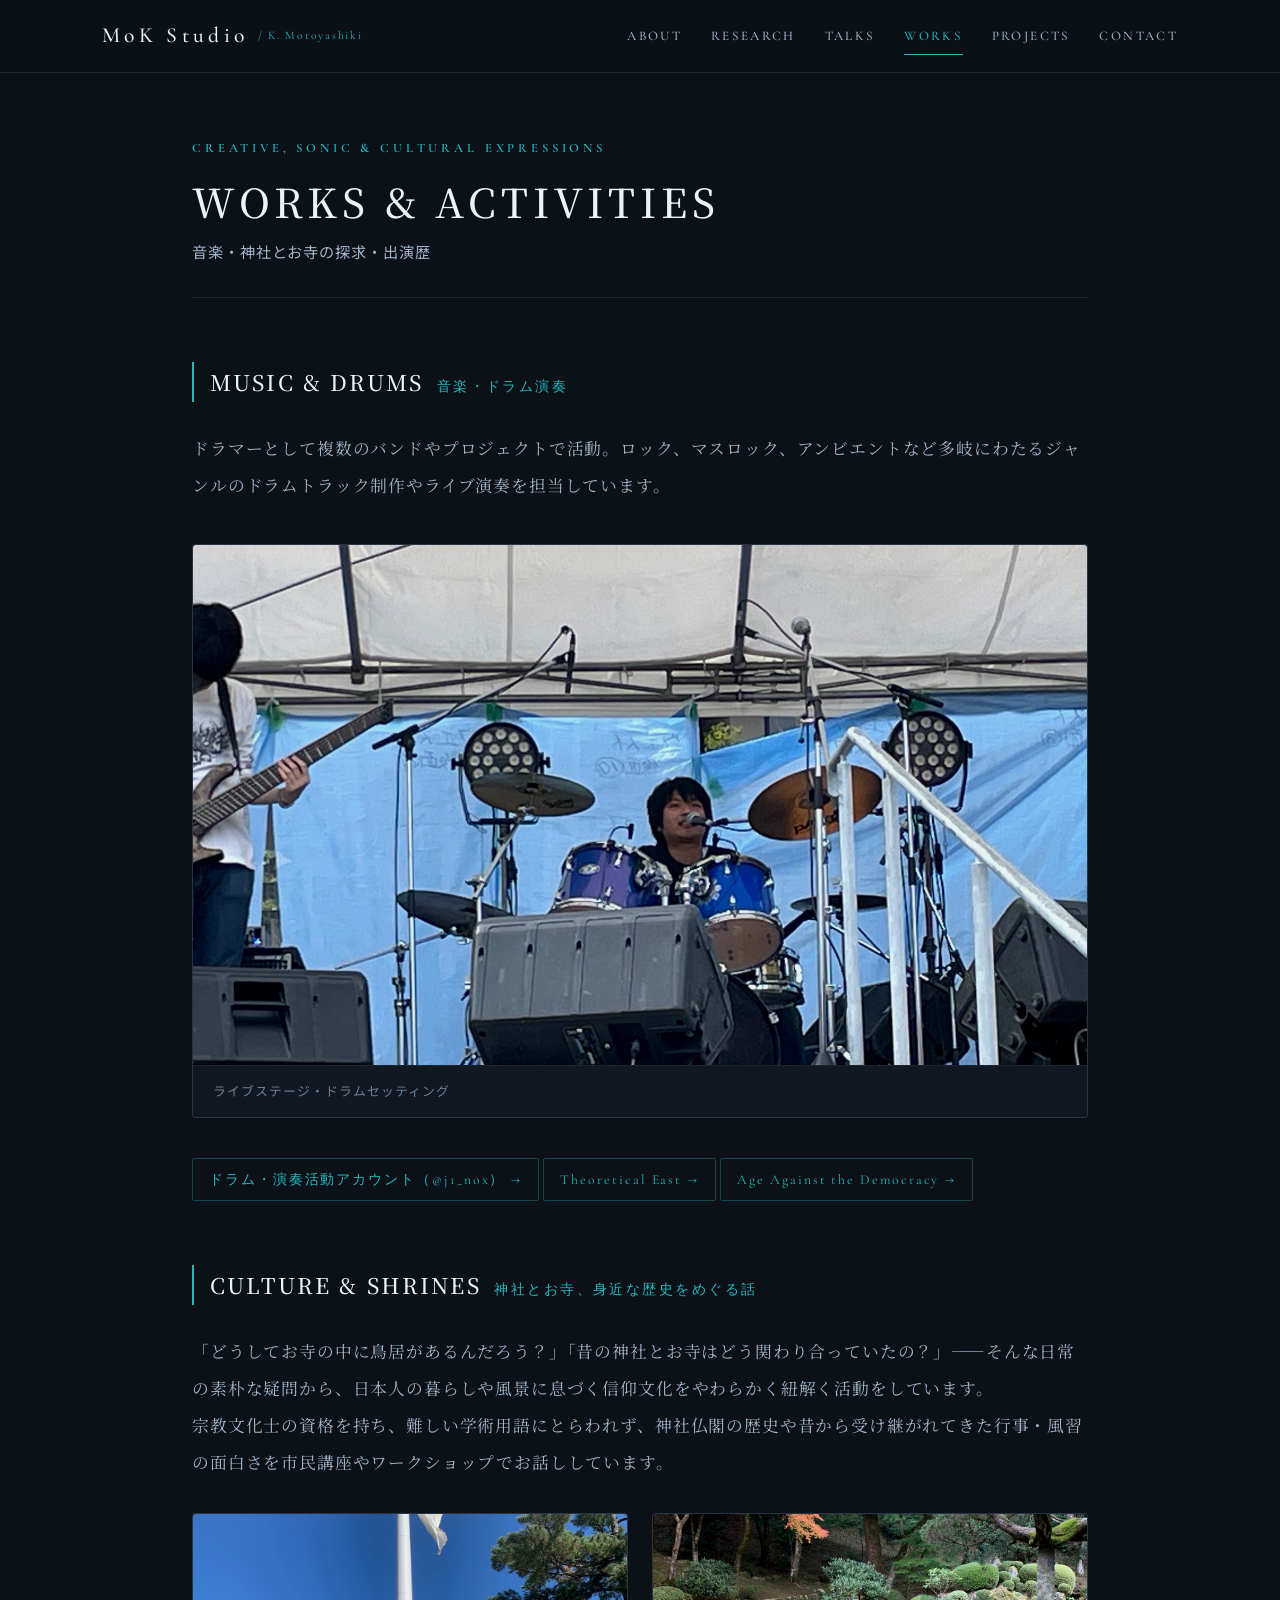
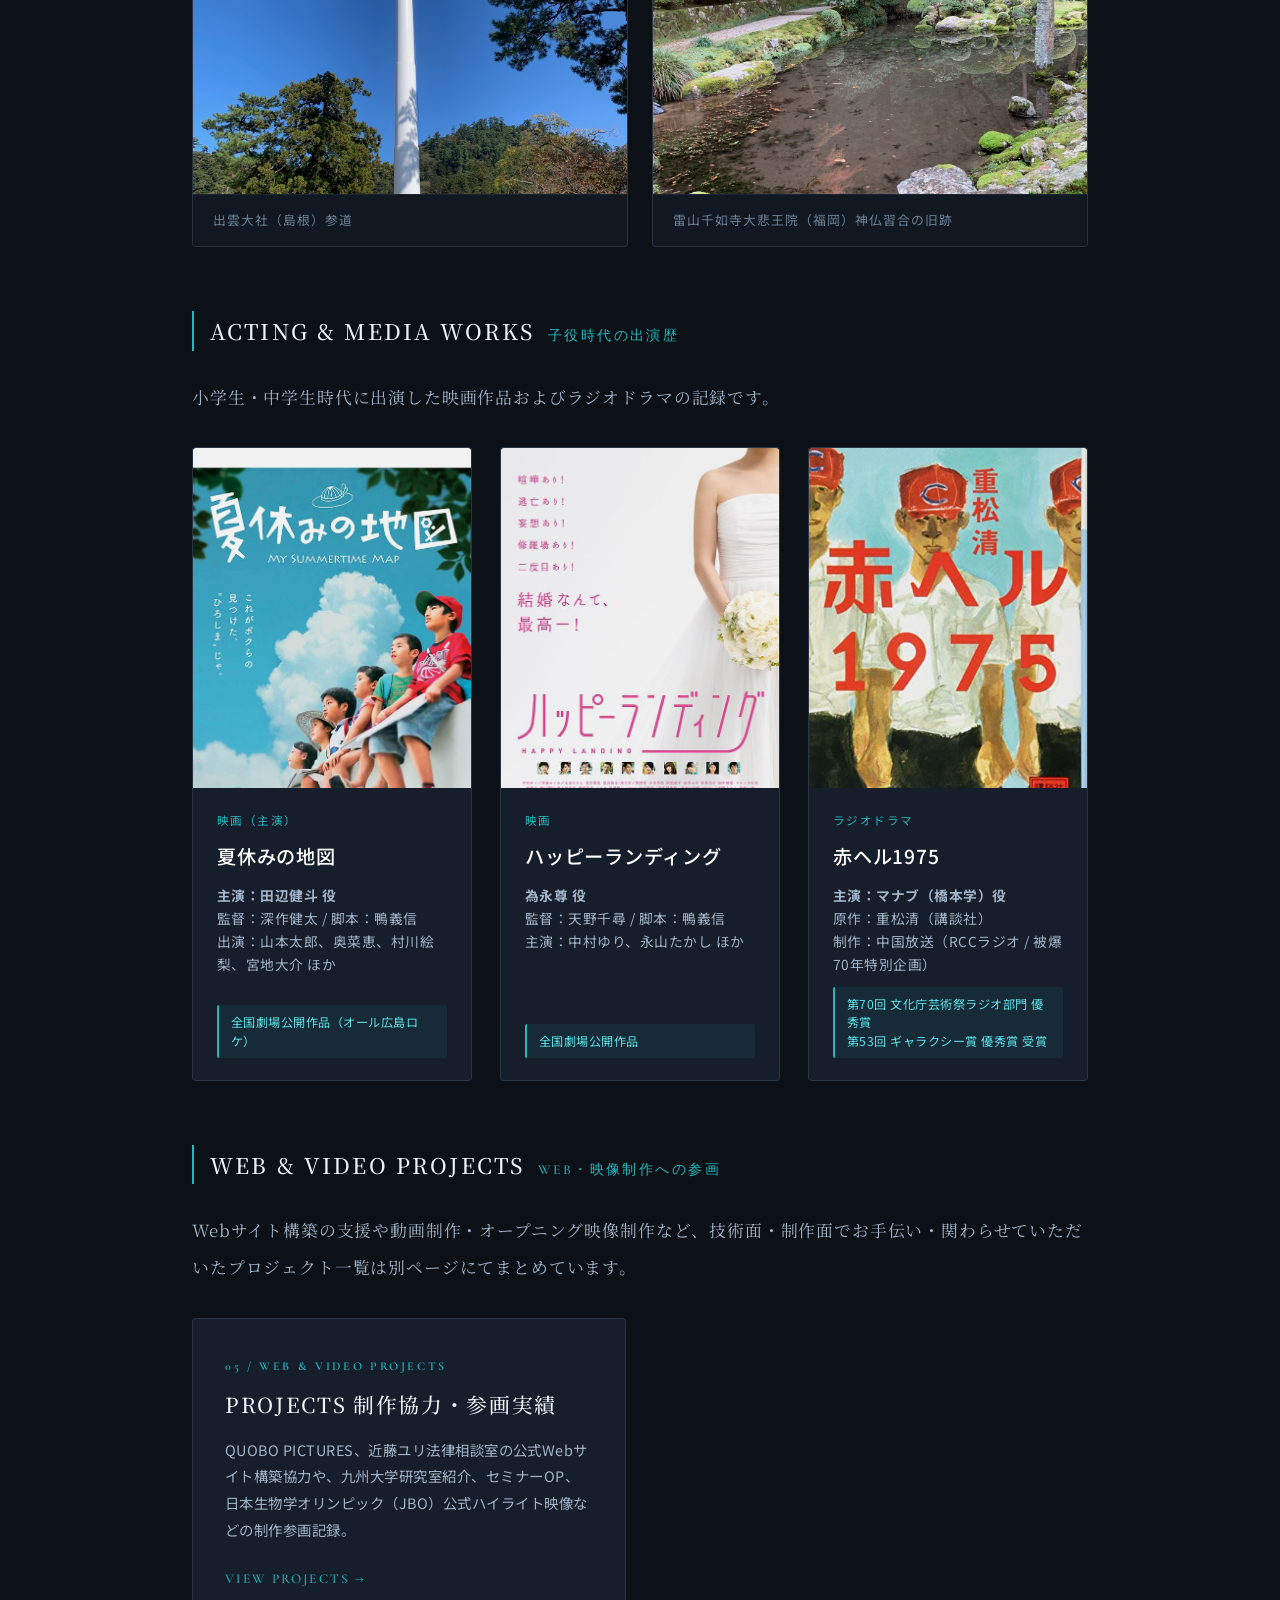
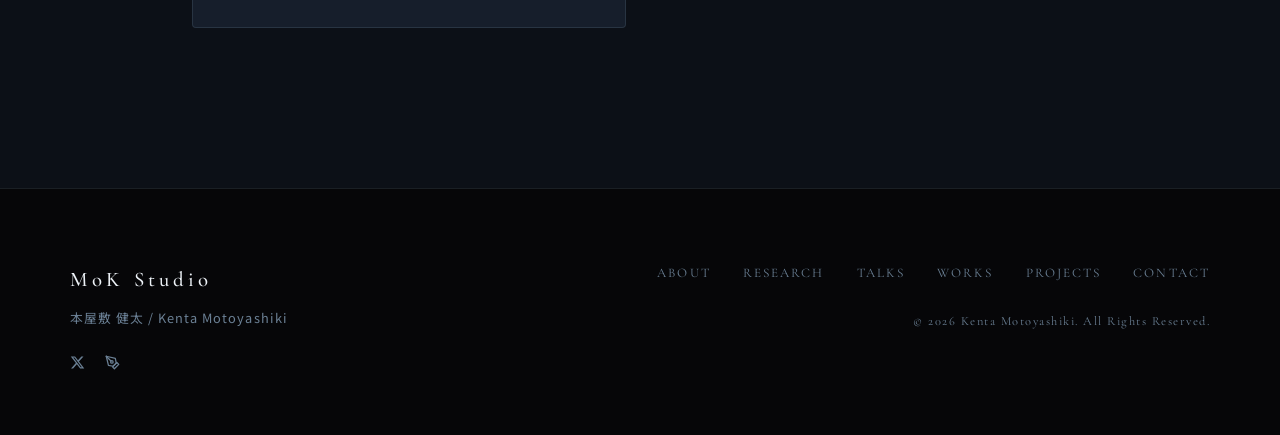
<file: works.html>
<!DOCTYPE html>
<html lang="ja">

<head>
    <meta charset="UTF-8">
    <meta name="viewport" content="width=device-width, initial-scale=1.0">
    <title>WORKS &amp; ACTIVITIES | MoK Studio - 本屋敷 健太</title>
    <meta name="description" content="本屋敷 健太（もとやん）の音楽・ドラム演奏、神社とお寺の探求、子役時代の出演歴。">
    <link rel="preconnect" href="https://fonts.googleapis.com">
    <link rel="preconnect" href="https://fonts.gstatic.com" crossorigin>
    <link href="https://fonts.googleapis.com/css2?family=Cormorant+Garamond:ital,wght@0,300;0,400;0,500;0,600;0,700;1,400&family=EB+Garamond:ital,wght@0,400;0,500;0,600;1,400&family=Noto+Serif+JP:wght@400;500;600;700&family=Noto+Sans+JP:wght@400;500;600&display=swap" rel="stylesheet">
    <link rel="stylesheet" href="style.css">
</head>

<body>

    <!-- Site Header -->
    <header class="site-header">
        <div class="header-inner">
            <a href="index.html" class="site-logo">MoK Studio <span>/ K. Motoyashiki</span></a>
            <nav class="site-nav">
                <a href="about.html" class="nav-link">ABOUT</a>
                <a href="research.html" class="nav-link">RESEARCH</a>
                <a href="talks.html" class="nav-link">TALKS</a>
                <a href="works.html" class="nav-link active">WORKS</a>
                <a href="projects.html" class="nav-link">PROJECTS</a>
                <a href="contact.html" class="nav-link">CONTACT</a>
            </nav>
        </div>
    </header>

    <main class="main-container">

        <!-- Page Header -->
        <header class="page-header">
            <span class="page-kicker">Creative, Sonic &amp; Cultural Expressions</span>
            <h1 class="page-title">WORKS &amp; ACTIVITIES</h1>
            <p class="page-title-sub">音楽・神社とお寺の探求・出演歴</p>
        </header>

        <!-- Music & Drums Section -->
        <section class="article-block">
            <h2 class="block-heading">MUSIC &amp; DRUMS <span>音楽・ドラム演奏</span></h2>
            <div class="section-lead-narrative">
                <p>
                    ドラマーとして複数のバンドやプロジェクトで活動。ロック、マスロック、アンビエントなど多岐にわたるジャンルのドラムトラック制作やライブ演奏を担当しています。
                </p>
            </div>

            <div class="editorial-photo-box">
                <img src="images/stage-performance.jpg" alt="ドラム・ステージ演奏風景" class="editorial-img">
                <div class="editorial-caption">ライブステージ・ドラムセッティング</div>
            </div>

            <div class="music-links-list">
                <a href="https://twitter.com/j1_nox" target="_blank" rel="noopener noreferrer" class="link-arrow">
                    <span>ドラム・演奏活動アカウント（@j1_nox）</span>
                    <span>→</span>
                </a>
                <a href="https://twitter.com/TheoreticalEast" target="_blank" rel="noopener noreferrer" class="link-arrow">
                    <span>Theoretical East</span>
                    <span>→</span>
                </a>
                <a href="https://twitter.com/age_against_dem" target="_blank" rel="noopener noreferrer" class="link-arrow">
                    <span>Age Against the Democracy</span>
                    <span>→</span>
                </a>
            </div>
        </section>

        <!-- Culture & Shrines (Mild & Approchable) -->
        <section class="article-block">
            <h2 class="block-heading">CULTURE &amp; SHRINES <span>神社とお寺、身近な歴史をめぐる話</span></h2>
            <div class="section-lead-narrative">
                <p>
                    「どうしてお寺の中に鳥居があるんだろう？」「昔の神社とお寺はどう関わり合っていたの？」——そんな日常の素朴な疑問から、日本人の暮らしや風景に息づく信仰文化をやわらかく紐解く活動をしています。
                </p>
                <p>
                    宗教文化士の資格を持ち、難しい学術用語にとらわれず、神社仏閣の歴史や昔から受け継がれてきた行事・風習の面白さを市民講座やワークショップでお話ししています。
                </p>
            </div>

            <div class="editorial-photo-pair">
                <div class="editorial-photo-box">
                    <img src="images/izumo-shrine.jpg" alt="出雲大社 参道・境内" class="editorial-img">
                    <div class="editorial-caption">出雲大社（島根）参道</div>
                </div>
                <div class="editorial-photo-box">
                    <img src="images/raizan-temple.jpg" alt="雷山千如寺大悲王院 庭園" class="editorial-img">
                    <div class="editorial-caption">雷山千如寺大悲王院（福岡）神仏習合の旧跡</div>
                </div>
            </div>
        </section>

        <!-- Acting & Media Works with Visual Cards -->
        <section class="article-block">
            <h2 class="block-heading">ACTING &amp; MEDIA WORKS <span>子役時代の出演歴</span></h2>
            <p class="section-lead-narrative">
                小学生・中学生時代に出演した映画作品およびラジオドラマの記録です。
            </p>

            <div class="media-works-grid">
                <!-- Work 1: 夏休みの地図 -->
                <article class="media-work-card">
                    <div class="media-work-thumb-wrap">
                        <img src="images/work-natsuchizu.jpg" alt="映画『夏休みの地図』ポスター" class="media-work-thumb">
                    </div>
                    <div class="media-work-info">
                        <span class="media-category-tag">映画（主演）</span>
                        <h3 class="media-work-title">夏休みの地図</h3>
                        <p class="media-work-credits">
                            <strong>主演：田辺健斗 役</strong><br>
                            監督：深作健太 / 脚本：鴨義信<br>
                            出演：山本太郎、奥菜恵、村川絵梨、宮地大介 ほか
                        </p>
                        <div class="media-work-award">
                            全国劇場公開作品（オール広島ロケ）
                        </div>
                    </div>
                </article>

                <!-- Work 2: ハッピーランディング -->
                <article class="media-work-card">
                    <div class="media-work-thumb-wrap">
                        <img src="images/work-happylanding.jpg" alt="映画『ハッピーランディング』ポスター" class="media-work-thumb">
                    </div>
                    <div class="media-work-info">
                        <span class="media-category-tag">映画</span>
                        <h3 class="media-work-title">ハッピーランディング</h3>
                        <p class="media-work-credits">
                            <strong>為永尊 役</strong><br>
                            監督：天野千尋 / 脚本：鴨義信<br>
                            主演：中村ゆり、永山たかし ほか
                        </p>
                        <div class="media-work-award">
                            全国劇場公開作品
                        </div>
                    </div>
                </article>

                <!-- Work 3: 赤ヘル1975 -->
                <article class="media-work-card">
                    <div class="media-work-thumb-wrap">
                        <img src="images/work-akaheru.jpg" alt="ラジオドラマ『赤ヘル1975』原作書影" class="media-work-thumb">
                    </div>
                    <div class="media-work-info">
                        <span class="media-category-tag">ラジオドラマ</span>
                        <h3 class="media-work-title">赤ヘル1975</h3>
                        <p class="media-work-credits">
                            <strong>主演：マナブ（橋本学）役</strong><br>
                            原作：重松清（講談社）<br>
                            制作：中国放送（RCCラジオ / 被爆70年特別企画）
                        </p>
                        <div class="media-work-award">
                            第70回 文化庁芸術祭ラジオ部門 優秀賞<br>
                            第53回 ギャラクシー賞 優秀賞 受賞
                        </div>
                    </div>
                </article>
            </div>
        </section>

        <!-- Web & Video Projects Guidance Section -->
        <section class="article-block">
            <div class="section-title-wrap">
                <h2 class="block-heading">WEB &amp; VIDEO PROJECTS <span>Web・映像制作への参画</span></h2>
            </div>
            <div class="section-lead-narrative">
                <p>
                    Webサイト構築の支援や動画制作・オープニング映像制作など、技術面・制作面でお手伝い・関わらせていただいたプロジェクト一覧は別ページにてまとめています。
                </p>
            </div>
            <div class="overview-grid" style="margin-top: 1.5rem;">
                <a href="projects.html" class="overview-card">
                    <span class="overview-kicker">05 / WEB &amp; VIDEO PROJECTS</span>
                    <h3 class="overview-title">PROJECTS 制作協力・参画実績</h3>
                    <p class="overview-desc">
                        QUOBO PICTURES、近藤ユリ法律相談室の公式Webサイト構築協力や、九州大学研究室紹介、セミナーOP、日本生物学オリンピック（JBO）公式ハイライト映像などの制作参画記録。
                    </p>
                    <span class="overview-arrow">VIEW PROJECTS →</span>
                </a>
            </div>
        </section>

    </main>

    <!-- Site Footer -->
    <footer class="site-footer">
        <div class="footer-inner">
            <div class="footer-left">
                <span class="footer-logo">MoK Studio</span>
                <p class="footer-sub">本屋敷 健太 / Kenta Motoyashiki</p>
                <div class="footer-social-icons">
                    <a href="https://x.com/motoyankk" target="_blank" rel="noopener noreferrer" aria-label="X">
                        <svg width="15" height="15" viewBox="0 0 24 24" fill="currentColor"><path d="M18.244 2.25h3.308l-7.227 8.26 8.502 11.24H16.17l-5.214-6.817L4.99 21.75H1.68l7.73-8.835L1.254 2.25H8.08l4.713 6.231zm-1.161 17.52h1.833L7.084 4.126H5.117z"/></svg>
                    </a>
                    <a href="https://note.com/shiganaibio" target="_blank" rel="noopener noreferrer" aria-label="Note">
                        <svg width="15" height="15" viewBox="0 0 24 24" fill="none" stroke="currentColor" stroke-width="2" stroke-linecap="round" stroke-linejoin="round"><path d="M12 19l7-7 3 3-7 7-3-3z"></path><path d="M18 13l-1.5-7.5L2 2l3.5 14.5L13 18l5-5z"></path><path d="M2 2l7.586 7.586"></path><circle cx="11" cy="11" r="2"></circle></svg>
                    </a>
                </div>
            </div>
            <div class="footer-right">
                <nav class="footer-nav">
                    <a href="about.html">ABOUT</a>
                    <a href="research.html">RESEARCH</a>
                    <a href="talks.html">TALKS</a>
                    <a href="works.html">WORKS</a>
                    <a href="projects.html">PROJECTS</a>
                    <a href="contact.html">CONTACT</a>
                </nav>
                <p class="copyright">&copy; 2026 Kenta Motoyashiki. All Rights Reserved.</p>
            </div>
        </div>
    </footer>

    <script src="script.js"></script>
</body>

</html>
</file>
<file: style.css>
/* ==========================================================================
   MoK Studio — Kenta Motoyashiki Official Portfolio
   Aesthetic: Dark, Cinematic, Sacred Japanese & Editorial Dignity
   Inspirations: Mensho × Izumo Taisha
   ========================================================================== */

:root {
  --bg-primary: #0c1017;
  --bg-secondary: #121822;
  --bg-card: #161e2b;
  --bg-card-hover: #1c2637;
  --bg-glass: rgba(12, 16, 23, 0.88);

  --border-color: rgba(140, 175, 195, 0.15);
  --border-light: rgba(140, 175, 195, 0.08);
  --border-teal: rgba(34, 184, 190, 0.32);
  --border-teal-hover: rgba(56, 210, 216, 0.75);

  --text-main: #edf2f7;
  --text-secondary: #a2b4c7;
  --text-muted: #6b8095;
  --accent-teal: #22b8be;
  --accent-teal-light: #5de2e8;

  --font-serif-ja: "Noto Serif JP", "Yu Mincho", "Hiragino Mincho ProN", serif;
  --font-serif-en: "Cormorant Garamond", "EB Garamond", Georgia, serif;
  --font-sans: "Noto Sans JP", -apple-system, BlinkMacSystemFont, "Segoe UI", Roboto, sans-serif;

  --container-max: 960px;
  --container-wide: 1140px;
  --ease: cubic-bezier(0.25, 1, 0.5, 1);
}

/* ==========================================================================
   Reset & Base
   ========================================================================== */
*, *::before, *::after {
  box-sizing: border-box;
  margin: 0;
  padding: 0;
}

html {
  font-size: 16px;
  scroll-behavior: smooth;
  background-color: var(--bg-primary);
  color: var(--text-main);
  -webkit-text-size-adjust: 100%;
}

body {
  font-family: var(--font-sans);
  font-weight: 400;
  background-color: var(--bg-primary);
  color: var(--text-main);
  line-height: 1.85;
  letter-spacing: 0.03em;
  font-weight: 400;
  -webkit-font-smoothing: antialiased;
  -moz-osx-font-smoothing: grayscale;
  overflow-x: hidden;
  min-height: 100vh;
  display: flex;
  flex-direction: column;
}

a {
  color: inherit;
  text-decoration: none;
  transition: all 0.25s var(--ease);
}

img, video {
  max-width: 100%;
  height: auto;
  display: block;
}

ul, ol {
  list-style: none;
}

/* ==========================================================================
   Site Header & Navigation
   ========================================================================== */
.site-header {
  position: sticky;
  top: 0;
  left: 0;
  width: 100%;
  z-index: 1000;
  background-color: var(--bg-glass);
  backdrop-filter: blur(16px);
  -webkit-backdrop-filter: blur(16px);
  border-bottom: 1px solid var(--border-color);
  transition: background-color 0.3s var(--ease);
}

.header-inner {
  max-width: var(--container-wide);
  margin: 0 auto;
  padding: 0 2rem;
  height: 72px;
  display: flex;
  justify-content: space-between;
  align-items: center;
}

.site-logo {
  font-family: var(--font-serif-en);
  font-size: 1.35rem;
  font-weight: 500;
  letter-spacing: 0.2em;
  color: var(--text-main);
  display: flex;
  align-items: center;
  gap: 0.6rem;
}

.site-logo span {
  font-size: 0.72rem;
  color: var(--accent-teal);
  letter-spacing: 0.15em;
  font-weight: 400;
}

.site-logo:hover {
  color: var(--accent-teal-light);
}

.site-nav {
  display: flex;
  align-items: center;
  gap: 1.8rem;
}

.nav-link {
  font-family: var(--font-serif-en);
  font-size: 0.82rem;
  font-weight: 500;
  letter-spacing: 0.18em;
  color: var(--text-secondary);
  position: relative;
  padding: 0.4rem 0;
  transition: color 0.25s var(--ease);
}

.nav-link:hover {
  color: var(--text-main);
}

.nav-link.active {
  color: var(--accent-teal);
}

.nav-link.active::after {
  content: '';
  position: absolute;
  bottom: 0;
  left: 0;
  width: 100%;
  height: 1px;
  background-color: var(--accent-teal);
}

/* ==========================================================================
   Container & Layout
   ========================================================================== */
.main-container {
  flex-grow: 1;
  max-width: var(--container-max);
  margin: 0 auto;
  padding: 4rem 2rem 6rem;
  width: 100%;
}

.main-container.wide {
  max-width: var(--container-wide);
}

/* ==========================================================================
   Hero Section (index.html)
   ========================================================================== */
.hero-wrapper {
  position: relative;
  width: 100%;
  min-height: 82vh;
  display: flex;
  align-items: center;
  justify-content: center;
  overflow: hidden;
  border-bottom: 1px solid var(--border-color);
}

.hero-video-bg {
  position: absolute;
  top: 50%;
  left: 50%;
  min-width: 100%;
  min-height: 100%;
  width: auto;
  height: auto;
  transform: translate(-50%, -50%);
  object-fit: cover;
  z-index: 1;
  opacity: 0.42;
  filter: brightness(0.7) contrast(1.15);
}

.hero-overlay {
  position: absolute;
  inset: 0;
  z-index: 2;
  background: radial-gradient(circle at center, rgba(10, 10, 13, 0.4) 0%, rgba(10, 10, 13, 0.88) 85%);
}

.hero-content {
  position: relative;
  z-index: 3;
  max-width: 820px;
  margin: 0 auto;
  padding: 4rem 2rem;
  text-align: center;
}

.hero-kicker {
  font-weight: 600;
  font-family: var(--font-serif-en);
  font-size: 0.85rem;
  letter-spacing: 0.35em;
  color: var(--accent-teal);
  text-transform: uppercase;
  margin-bottom: 1.25rem;
  display: inline-block;
}

.hero-title {
  font-weight: 600;
  font-family: var(--font-serif-ja);
  font-size: clamp(2.4rem, 5vw, 3.8rem);
  letter-spacing: 0.12em;
  color: var(--text-main);
  line-height: 1.35;
  margin-bottom: 0.75rem;
}

.hero-title-en {
  font-family: var(--font-serif-en);
  font-size: clamp(1.1rem, 2vw, 1.45rem);
  font-weight: 400;
  letter-spacing: 0.28em;
  color: var(--text-secondary);
  margin-bottom: 2rem;
}

.hero-lead {
  font-weight: 400;
  color: #c4d5e7;
  font-family: var(--font-serif-ja);
  font-size: 1.05rem;
  line-height: 2.2;
  color: var(--text-secondary);
  max-width: 640px;
  margin: 0 auto 2.5rem;
  letter-spacing: 0.06em;
}

.hero-nav-pills {
  display: flex;
  flex-wrap: wrap;
  justify-content: center;
  gap: 1rem;
}

.hero-pill {
  font-family: var(--font-serif-en);
  font-size: 0.8rem;
  letter-spacing: 0.18em;
  color: var(--text-main);
  padding: 0.75rem 1.6rem;
  background-color: rgba(255, 255, 255, 0.05);
  border: 1px solid var(--border-color);
  border-radius: 2px;
  backdrop-filter: blur(8px);
  transition: all 0.3s var(--ease);
}

.hero-pill:hover {
  background-color: var(--accent-teal);
  border-color: var(--accent-teal);
  color: #0a0a0d;
  transform: translateY(-2px);
}

/* ==========================================================================
   Page Headers (Subpages)
   ========================================================================== */
.page-header {
  margin-bottom: 4rem;
  border-bottom: 1px solid var(--border-color);
  padding-bottom: 2rem;
}

.page-kicker {
  font-weight: 600;
  font-family: var(--font-serif-en);
  font-size: 0.8rem;
  letter-spacing: 0.3em;
  color: var(--accent-teal);
  text-transform: uppercase;
  display: block;
  margin-bottom: 0.75rem;
}

.page-title {
  font-weight: 600;
  font-family: var(--font-serif-ja);
  font-size: clamp(1.8rem, 3.5vw, 2.5rem);
  font-weight: 500;
  letter-spacing: 0.12em;
  color: var(--text-main);
  line-height: 1.4;
  margin-bottom: 0.5rem;
}

.page-title-sub {
  font-size: 0.95rem;
  color: var(--text-secondary);
  letter-spacing: 0.06em;
}

/* ==========================================================================
   Article Blocks & Headings
   ========================================================================== */
.article-block {
  margin-bottom: 4rem;
}

.block-heading {
  font-weight: 600;
  font-family: var(--font-serif-ja);
  font-size: 1.35rem;
  font-weight: 500;
  letter-spacing: 0.1em;
  color: var(--text-main);
  margin-bottom: 1.75rem;
  display: flex;
  align-items: baseline;
  gap: 0.85rem;
  border-left: 2px solid var(--accent-teal);
  padding-left: 1rem;
}

.block-heading span {
  font-family: var(--font-serif-en);
  font-size: 0.85rem;
  letter-spacing: 0.18em;
  color: var(--accent-teal);
  text-transform: uppercase;
}

.section-lead-narrative {
  font-weight: 400;
  color: #c4d5e7;
  font-family: var(--font-serif-ja);
  font-size: 1.05rem;
  line-height: 2.2;
  color: var(--text-secondary);
  letter-spacing: 0.05em;
  margin-bottom: 2rem;
}

/* ==========================================================================
   Editorial Photo Placement
   ========================================================================== */

.editorial-photo-pair {
  display: grid;
  grid-template-columns: repeat(auto-fit, minmax(280px, 1fr));
  gap: 1.5rem;
  margin: 2rem 0;
}
.editorial-photo-pair .editorial-photo-box {
  margin: 0;
}
.editorial-photo-pair .editorial-img {
  height: 280px;
  object-fit: cover;
}

.editorial-photo-box {
  width: 100%;
  margin: 2.5rem 0;
  border-radius: 4px;
  overflow: hidden;
  border: 1px solid var(--border-color);
  background-color: var(--bg-card);
}

.editorial-img {
  width: 100%;
  height: auto;
  max-height: 520px;
  object-fit: cover;
  display: block;
  filter: contrast(1.05) brightness(0.95);
  transition: transform 0.6s var(--ease);
}

.editorial-photo-box:hover .editorial-img {
  transform: scale(1.015);
}

.editorial-caption {
  padding: 0.85rem 1.25rem;
  font-size: 0.8rem;
  color: var(--text-muted);
  letter-spacing: 0.08em;
  background-color: var(--bg-secondary);
  border-top: 1px solid var(--border-light);
}

/* ==========================================================================
   Embedded Video Showcase
   ========================================================================== */
.video-showcase-grid {
  display: grid;
  grid-template-columns: 1fr;
  gap: 2.75rem;
  margin: 2.5rem 0;
}

.video-card {
  background-color: var(--bg-card);
  border: 1px solid var(--border-color);
  border-radius: 4px;
  overflow: hidden;
  transition: border-color 0.3s var(--ease), box-shadow 0.3s var(--ease);
}

.video-card:hover {
  border-color: var(--border-teal);
  box-shadow: 0 8px 30px rgba(0, 0, 0, 0.45);
}

.video-player-wrap {
  position: relative;
  width: 100%;
  aspect-ratio: 16 / 9;
  background-color: #000000;
}

.video-player-wrap video {
  width: 100%;
  height: 100%;
  object-fit: contain;
  display: block;
}

.video-info-body {
  padding: 1.5rem 1.75rem;
  background-color: var(--bg-secondary);
}

.video-tag {
  font-family: var(--font-serif-en);
  font-size: 0.72rem;
  letter-spacing: 0.2em;
  color: var(--accent-teal);
  display: block;
  margin-bottom: 0.4rem;
}

.video-title {
  font-family: var(--font-serif-ja);
  font-size: 1.25rem;
  font-weight: 500;
  color: var(--text-main);
  letter-spacing: 0.06em;
  margin-bottom: 0.5rem;
}

.video-desc {
  font-size: 0.88rem;
  line-height: 1.9;
  color: var(--text-secondary);
}

/* ==========================================================================
   Subpage Overview Cards (index.html)
   ========================================================================== */
.overview-grid {
  display: grid;
  grid-template-columns: repeat(2, 1fr);
  gap: 1.75rem;
  margin-top: 3rem;
}

.overview-card {
  background-color: var(--bg-card);
  border: 1px solid var(--border-color);
  border-radius: 4px;
  padding: 2.2rem 2rem;
  display: flex;
  flex-direction: column;
  transition: all 0.3s var(--ease);
  position: relative;
  overflow: hidden;
}

.overview-card::before {
  content: '';
  position: absolute;
  top: 0;
  left: 0;
  width: 3px;
  height: 100%;
  background-color: var(--accent-teal);
  opacity: 0;
  transition: opacity 0.3s var(--ease);
}

.overview-card:hover {
  border-color: var(--border-teal);
  transform: translateY(-3px);
  background-color: var(--bg-card-hover);
}

.overview-card:hover::before {
  opacity: 1;
}

.overview-kicker {
  font-weight: 600;
  font-family: var(--font-serif-en);
  font-size: 0.75rem;
  letter-spacing: 0.22em;
  color: var(--accent-teal);
  margin-bottom: 0.5rem;
}

.overview-title {
  font-family: var(--font-serif-ja);
  font-size: 1.3rem;
  font-weight: 500;
  color: var(--text-main);
  letter-spacing: 0.08em;
  margin-bottom: 0.85rem;
}

.overview-desc {
  font-weight: 400;
  font-size: 0.94rem;
  color: #b0c4d8;
  font-size: 0.9rem;
  line-height: 1.85;
  color: var(--text-secondary);
  flex-grow: 1;
  margin-bottom: 1.5rem;
}

.overview-arrow {
  font-family: var(--font-serif-en);
  font-size: 0.84rem;
  letter-spacing: 0.16em;
  color: var(--accent-teal);
  display: inline-flex;
  align-items: center;
  gap: 0.4rem;
  font-weight: 500;
}

/* ==========================================================================
   Degrees & Meta Cards (About)
   ========================================================================== */
.meta-grid {
  display: grid;
  grid-template-columns: repeat(3, 1fr);
  gap: 1.5rem;
  margin: 1.75rem 0;
}

.meta-card {
  background-color: var(--bg-card);
  border: 1px solid var(--border-color);
  border-radius: 4px;
  padding: 1.75rem 1.5rem;
}

.meta-kicker {
  font-family: var(--font-serif-en);
  font-size: 0.72rem;
  letter-spacing: 0.2em;
  color: var(--accent-teal);
  display: block;
  margin-bottom: 0.5rem;
}

.meta-title {
  font-family: var(--font-serif-ja);
  font-size: 1.15rem;
  font-weight: 500;
  color: var(--text-main);
  margin-bottom: 0.4rem;
}

.meta-desc {
  font-size: 0.84rem;
  line-height: 1.7;
  color: var(--text-secondary);
}

.two-column-layout {
  display: grid;
  grid-template-columns: 1fr 1fr;
  gap: 2.5rem;
}

.sub-heading {
  font-family: var(--font-serif-ja);
  font-size: 1.05rem;
  font-weight: 500;
  color: var(--text-main);
  margin-bottom: 1rem;
}

.clean-bullet-list li {
  position: relative;
  padding-left: 1.4rem;
  margin-bottom: 0.6rem;
  font-size: 0.9rem;
  color: var(--text-secondary);
}

.clean-bullet-list li::before {
  content: '—';
  position: absolute;
  left: 0;
  color: var(--accent-teal);
}

.timeline-inline {
  margin-top: 0.75rem;
}

.timeline-inline li {
  font-size: 0.88rem;
  color: var(--text-secondary);
  margin-bottom: 0.4rem;
}

.timeline-inline li strong {
  color: var(--text-main);
  margin-right: 0.5rem;
}

/* Awards list */
.awards-list li {
  display: flex;
  gap: 2rem;
  padding: 1rem 0;
  border-bottom: 1px solid var(--border-light);
  align-items: baseline;
}

.award-date {
  font-family: var(--font-serif-en);
  font-size: 0.9rem;
  letter-spacing: 0.12em;
  color: var(--accent-teal);
  min-width: 90px;
}

.award-name {
  font-size: 0.92rem;
  color: var(--text-main);
}

/* Chronology */
.chronology-list {
  border-left: 1px solid var(--border-color);
  padding-left: 2rem;
  margin-left: 0.5rem;
}

.chronology-list li {
  position: relative;
  margin-bottom: 1.75rem;
}

.chronology-list li::before {
  content: '';
  position: absolute;
  left: -2.35rem;
  top: 0.45rem;
  width: 7px;
  height: 7px;
  border-radius: 50%;
  background-color: var(--accent-teal);
  border: 2px solid var(--bg-primary);
}

.chrono-year {
  font-family: var(--font-serif-en);
  font-size: 0.88rem;
  letter-spacing: 0.12em;
  color: var(--accent-teal);
  display: block;
  margin-bottom: 0.2rem;
}

.chrono-body strong {
  display: block;
  font-size: 0.95rem;
  font-weight: 500;
  color: var(--text-main);
}

.chrono-body span {
  font-size: 0.85rem;
  color: var(--text-muted);
}

/* ==========================================================================
   Featured Preprint Paper (Research)
   ========================================================================== */
.featured-paper-card {
  background-color: var(--bg-card);
  border: 1px solid var(--border-teal);
  border-radius: 4px;
  padding: 2.5rem;
  margin-bottom: 3.5rem;
}

.paper-header-row {
  display: flex;
  justify-content: space-between;
  align-items: center;
  margin-bottom: 1.25rem;
}

.paper-kicker {
  font-family: var(--font-serif-en);
  font-size: 0.72rem;
  letter-spacing: 0.25em;
  color: #0a0a0d;
  background-color: var(--accent-teal);
  padding: 0.25rem 0.65rem;
  font-weight: 600;
  border-radius: 2px;
}

.paper-venue {
  font-family: var(--font-serif-en);
  font-size: 0.85rem;
  letter-spacing: 0.14em;
  color: var(--text-muted);
}

.paper-title-link {
  font-family: var(--font-serif-en);
  font-size: 1.55rem;
  font-weight: 600;
  line-height: 1.45;
  color: var(--text-main);
  margin-bottom: 1rem;
}

.paper-title-link a:hover {
  color: var(--accent-teal-light);
}

.paper-author-names {
  font-size: 0.92rem;
  color: var(--text-secondary);
  margin-bottom: 1.5rem;
}

.paper-abstract-box {
  background-color: rgba(255, 255, 255, 0.02);
  border-left: 2px solid var(--accent-teal);
  padding: 1.25rem 1.5rem;
  margin-bottom: 1.75rem;
}

.abstract-title {
  font-family: var(--font-serif-ja);
  font-size: 0.85rem;
  font-weight: 500;
  letter-spacing: 0.08em;
  color: var(--accent-teal);
  margin-bottom: 0.5rem;
}

.paper-abstract-box p {
  font-size: 0.92rem;
  line-height: 2.0;
  color: var(--text-secondary);
}

.btn-paper-link {
  display: inline-flex;
  align-items: center;
  gap: 0.5rem;
  padding: 0.75rem 1.5rem;
  border: 1px solid var(--border-teal);
  border-radius: 2px;
  font-size: 0.85rem;
  color: var(--accent-teal);
  transition: all 0.25s var(--ease);
}

.btn-paper-link:hover {
  background-color: var(--accent-teal);
  color: #0a0a0d;
}

/* Presentations List */
.presentation-year-group {
  margin-bottom: 2.5rem;
}

.year-header {
  font-family: var(--font-serif-en);
  font-size: 1.4rem;
  font-weight: 500;
  letter-spacing: 0.14em;
  color: var(--accent-teal);
  border-bottom: 1px solid var(--border-color);
  padding-bottom: 0.35rem;
  margin-bottom: 1.25rem;
}

.presentation-listing li {
  display: flex;
  gap: 1.5rem;
  margin-bottom: 1.35rem;
  align-items: flex-start;
}

.pres-type {
  font-family: var(--font-serif-ja);
  font-size: 0.72rem;
  letter-spacing: 0.08em;
  color: var(--accent-teal);
  border: 1px solid var(--border-teal);
  padding: 0.2rem 0.5rem;
  border-radius: 2px;
  white-space: nowrap;
  margin-top: 0.2rem;
}

.pres-detail strong {
  display: block;
  font-size: 0.94rem;
  font-weight: 500;
  color: var(--text-main);
  line-height: 1.6;
}

.pres-detail span {
  font-size: 0.84rem;
  color: var(--text-muted);
}

/* ==========================================================================
   Talks & Lectures Section
   ========================================================================== */
.talk-year-section {
  margin-bottom: 3.5rem;
}

.talk-year-badge {
  font-family: var(--font-serif-en);
  font-size: 1.5rem;
  font-weight: 500;
  letter-spacing: 0.14em;
  color: var(--accent-teal);
  border-bottom: 1px solid var(--border-color);
  padding-bottom: 0.35rem;
  margin-bottom: 1.5rem;
  display: inline-block;
}

.talk-cards-grid {
  display: grid;
  grid-template-columns: repeat(auto-fit, minmax(360px, 1fr));
  gap: 1.5rem;
}

.talk-item-card {
  background-color: var(--bg-card);
  border: 1px solid var(--border-color);
  border-radius: 4px;
  padding: 1.75rem;
  transition: all 0.25s var(--ease);
}

.talk-item-card:hover {
  border-color: var(--border-teal);
  transform: translateY(-2px);
}

.talk-highlight {
  grid-column: 1 / -1;
  background-color: var(--bg-card-hover);
  border-color: var(--border-teal);
}

.talk-category {
  font-family: var(--font-serif-ja);
  font-size: 0.74rem;
  letter-spacing: 0.08em;
  color: var(--accent-teal);
  border: 1px solid var(--border-teal);
  padding: 0.2rem 0.6rem;
  border-radius: 2px;
  display: inline-block;
  margin-bottom: 0.75rem;
}

.talk-title {
  font-family: var(--font-serif-ja);
  font-size: 1.15rem;
  font-weight: 500;
  letter-spacing: 0.05em;
  color: var(--text-main);
  line-height: 1.5;
  margin-bottom: 0.4rem;
}

.talk-host {
  font-size: 0.84rem;
  letter-spacing: 0.06em;
  color: var(--text-muted);
  margin-bottom: 0.75rem;
}

.talk-desc {
  font-weight: 400;
  font-size: 0.92rem;
  color: #b0c4d8;
  font-size: 0.88rem;
  line-height: 1.95;
  color: var(--text-secondary);
}

.talk-media-thumb {
  margin-top: 1.25rem;
  border-radius: 4px;
  overflow: hidden;
  border: 1px solid var(--border-color);
  background-color: #ffffff;
  padding: 1.25rem 1.75rem;
  max-width: 440px;
  display: flex;
  align-items: center;
  justify-content: center;
}

.talk-thumb-img {
  width: 100%;
  max-width: 440px;
  height: auto;
  display: block;
}

/* ==========================================================================
   Works & Activities
   ========================================================================== */
.band-links-row {
  display: flex;
  flex-wrap: wrap;
  gap: 1.5rem;
  margin-top: 1.25rem;
}

.link-arrow {
  font-family: var(--font-serif-en);
  font-size: 0.86rem;
  letter-spacing: 0.14em;
  color: var(--accent-teal);
  display: inline-flex;
  align-items: center;
  gap: 0.35rem;
  padding: 0.5rem 1rem;
  border: 1px solid var(--border-teal);
  border-radius: 2px;
  transition: all 0.25s var(--ease);
}

.link-arrow:hover {
  background-color: var(--accent-teal);
  color: #0a0a0d;
}

.media-record-table {
  display: flex;
  flex-direction: column;
  gap: 1rem;
  margin-top: 1.5rem;
}

.media-record-item {
  display: flex;
  gap: 1.75rem;
  padding: 1.25rem 1.5rem;
  background-color: var(--bg-card);
  border: 1px solid var(--border-color);
  border-radius: 4px;
  align-items: baseline;
}

.media-record-category {
  font-family: var(--font-serif-ja);
  font-size: 0.75rem;
  letter-spacing: 0.1em;
  color: var(--accent-teal);
  border: 1px solid var(--border-teal);
  padding: 0.2rem 0.55rem;
  border-radius: 2px;
  white-space: nowrap;
}

.media-work-title {
  font-family: var(--font-serif-ja);
  font-size: 1.05rem;
  font-weight: 500;
  color: var(--text-main);
  display: block;
  margin-bottom: 0.2rem;
}

.media-work-credits {
  font-size: 0.85rem;
  color: var(--text-secondary);
}

/* ==========================================================================
   Contact Section & Cards
   ========================================================================== */
.contact-lead {
  font-size: 1.02rem;
  color: var(--text-secondary);
  line-height: 2.2;
  margin-bottom: 2.75rem;
  max-width: 620px;
}

.contact-cards-grid {
  display: flex;
  flex-direction: column;
  gap: 1.25rem;
  max-width: 540px;
}

.contact-card-item {
  display: flex;
  justify-content: space-between;
  align-items: center;
  padding: 1.35rem 1.75rem;
  background-color: var(--bg-card);
  border: 1px solid var(--border-color);
  border-radius: 4px;
  transition: all 0.25s var(--ease);
}

.contact-card-item:hover {
  border-color: var(--accent-teal);
  background-color: var(--bg-card-hover);
  transform: translateY(-2px);
}

.contact-channel {
  font-family: var(--font-serif-en);
  font-size: 1.05rem;
  letter-spacing: 0.16em;
  color: var(--text-main);
}

.contact-handle {
  font-size: 0.85rem;
  color: var(--accent-teal);
}

/* ==========================================================================
   Footer
   ========================================================================== */
.site-footer {
  background-color: #060608;
  border-top: 1px solid var(--border-color);
  color: var(--text-secondary);
  padding: 4.5rem 2rem 3.5rem;
  margin-top: auto;
}

.footer-inner {
  max-width: var(--container-wide);
  margin: 0 auto;
  display: flex;
  justify-content: space-between;
  align-items: flex-start;
}

.footer-logo {
  font-family: var(--font-serif-en);
  font-size: 1.3rem;
  font-weight: 500;
  letter-spacing: 0.2em;
  color: var(--text-main);
  display: block;
  margin-bottom: 0.35rem;
}

.footer-sub {
  font-size: 0.8rem;
  color: var(--text-muted);
  letter-spacing: 0.08em;
  margin-bottom: 1.25rem;
}

.footer-social-icons {
  display: flex;
  gap: 1.25rem;
}

.footer-social-icons a {
  color: var(--text-muted);
  transition: color 0.25s var(--ease);
}

.footer-social-icons a:hover {
  color: var(--accent-teal);
}

.footer-right {
  display: flex;
  flex-direction: column;
  align-items: flex-end;
  gap: 1.5rem;
}

.footer-nav {
  display: flex;
  gap: 2rem;
}

.footer-nav a {
  font-family: var(--font-serif-en);
  font-size: 0.82rem;
  letter-spacing: 0.16em;
  color: var(--text-muted);
}

.footer-nav a:hover {
  color: var(--text-main);
}

.copyright {
  font-family: var(--font-serif-en);
  font-size: 0.78rem;
  letter-spacing: 0.12em;
  color: var(--text-muted);
}

/* ==========================================================================
   Responsive
   ========================================================================== */
@media (max-width: 860px) {
  .header-inner {
    padding: 0 1.25rem;
  }

  .site-nav {
    gap: 1.25rem;
  }

  .nav-link {
    font-size: 0.76rem;
    letter-spacing: 0.12em;
  }

  .main-container {
    padding: 3rem 1.25rem 5rem;
  }

  .overview-grid {
    grid-template-columns: 1fr;
    gap: 1.25rem;
  }

  .meta-grid {
    grid-template-columns: 1fr;
    gap: 1rem;
  }

  .two-column-layout {
    grid-template-columns: 1fr;
    gap: 2rem;
  }

  .talk-cards-grid {
    grid-template-columns: 1fr;
  }

  .media-record-item {
    flex-direction: column;
    gap: 0.5rem;
  }

  .footer-inner {
    flex-direction: column;
    gap: 2.5rem;
  }

  .footer-right {
    align-items: flex-start;
  }

  .footer-nav {
    flex-wrap: wrap;
    gap: 1.25rem;
  }
}

/* ==========================================================================
   Hero Sequential Scene Controller
   ========================================================================== */
.hero-scene-controller {
  position: absolute;
  bottom: 2.25rem;
  left: 50%;
  transform: translateX(-50%);
  z-index: 10;
  display: flex;
  flex-direction: column;
  align-items: center;
  gap: 0.6rem;
}

.scene-label {
  font-family: var(--font-en);
  font-size: 0.68rem;
  letter-spacing: 0.22em;
  color: var(--text-muted);
  text-transform: uppercase;
}

.scene-buttons {
  display: flex;
  align-items: center;
  gap: 0.5rem;
  background: rgba(10, 10, 13, 0.65);
  backdrop-filter: blur(12px);
  -webkit-backdrop-filter: blur(12px);
  padding: 0.35rem 0.6rem;
  border-radius: 30px;
  border: 1px solid var(--border-color);
}

.scene-btn {
  background: transparent;
  border: 1px solid transparent;
  color: var(--text-secondary);
  font-family: var(--font-jp-serif);
  font-size: 0.78rem;
  letter-spacing: 0.05em;
  padding: 0.35rem 0.85rem;
  border-radius: 20px;
  cursor: pointer;
  transition: all 0.3s var(--ease);
}

.scene-btn:hover {
  color: #fff;
  border-color: rgba(34, 184, 190, 0.4);
}

.scene-btn.active {
  background: rgba(34, 184, 190, 0.2);
  border-color: var(--accent-teal);
  color: var(--accent-teal-light);
}

/* ==========================================================================
   Media Works Showcase Cards
   ========================================================================== */
.media-works-grid {
  display: grid;
  grid-template-columns: repeat(auto-fit, minmax(280px, 1fr));
  gap: 1.75rem;
  margin-top: 1.75rem;
}

.media-work-card {
  background: var(--bg-card);
  border: 1px solid var(--border-color);
  border-radius: 4px;
  overflow: hidden;
  display: flex;
  flex-direction: column;
  transition: transform 0.35s var(--ease), border-color 0.35s var(--ease), box-shadow 0.35s var(--ease);
}

.media-work-card:hover {
  transform: translateY(-4px);
  border-color: var(--accent-teal);
  box-shadow: 0 10px 30px rgba(0, 0, 0, 0.4);
}

.media-work-thumb-wrap {
  width: 100%;
  height: 340px;
  overflow: hidden;
  background: #000;
  position: relative;
}

.media-work-thumb {
  width: 100%;
  height: 100%;
  object-fit: cover;
  object-position: center top;
  filter: contrast(1.05) brightness(0.95);
  transition: transform 0.6s var(--ease);
}

.media-work-card:hover .media-work-thumb {
  transform: scale(1.03);
}

.media-work-info {
  padding: 1.35rem 1.5rem;
  display: flex;
  flex-direction: column;
  flex: 1;
}

.media-category-tag {
  font-family: var(--font-en);
  font-size: 0.72rem;
  color: var(--accent-teal);
  letter-spacing: 0.12em;
  text-transform: uppercase;
  margin-bottom: 0.45rem;
}

.media-work-title {
  font-family: var(--font-jp-serif);
  font-size: 1.2rem;
  color: #fff;
  margin-bottom: 0.65rem;
  font-weight: 500;
  letter-spacing: 0.04em;
}

.media-work-credits {
  font-size: 0.86rem;
  color: var(--text-secondary);
  line-height: 1.65;
  margin-bottom: 0.75rem;
}

.media-work-award {
  font-size: 0.76rem;
  color: var(--accent-teal-light);
  background: rgba(34, 184, 190, 0.08);
  border-left: 2px solid var(--accent-teal);
  padding: 0.5rem 0.75rem;
  margin-top: auto;
  border-radius: 2px;
  line-height: 1.5;
}

/* ==========================================================================
   Note / Essay Log Integration
   ========================================================================== */
.note-intro-card {
  background: linear-gradient(135deg, rgba(20, 20, 28, 0.95), rgba(12, 12, 16, 0.95));
  border: 1px solid var(--border-color);
  border-left: 3px solid var(--accent-teal);
  padding: 2rem 2.25rem;
  border-radius: 4px;
  margin-bottom: 2.5rem;
}

.note-kicker {
  font-family: var(--font-en);
  font-size: 0.72rem;
  letter-spacing: 0.2em;
  color: var(--accent-teal);
  text-transform: uppercase;
  display: block;
  margin-bottom: 0.5rem;
}

.note-intro-title {
  font-family: var(--font-jp-serif);
  font-size: 1.35rem;
  color: #fff;
  font-weight: 500;
  margin-bottom: 0.85rem;
  letter-spacing: 0.04em;
}

.note-intro-text {
  font-size: 0.95rem;
  color: var(--text-secondary);
  line-height: 1.8;
  margin-bottom: 0.75rem;
}

.note-intro-sub {
  font-size: 0.88rem;
  color: var(--text-muted);
  line-height: 1.7;
  font-style: italic;
}

.note-status-badge {
  display: inline-flex;
  align-items: center;
  gap: 0.55rem;
  font-size: 0.75rem;
  color: var(--accent-teal-light);
  font-family: var(--font-en);
  letter-spacing: 0.08em;
  margin-top: 1.25rem;
  padding: 0.35rem 0.75rem;
  background: rgba(34, 184, 190, 0.08);
  border-radius: 20px;
  border: 1px solid rgba(34, 184, 190, 0.2);
}

.live-dot {
  width: 7px;
  height: 7px;
  border-radius: 50%;
  background-color: #2ed573;
  box-shadow: 0 0 8px #2ed573;
  animation: pulseDot 2s infinite;
}

@keyframes pulseDot {
  0%, 100% {
    opacity: 1;
    transform: scale(1);
  }
  50% {
    opacity: 0.35;
    transform: scale(0.85);
  }
}

.note-feed-grid {
  display: grid;
  grid-template-columns: repeat(auto-fill, minmax(320px, 1fr));
  gap: 1.5rem;
  margin-top: 1.5rem;
}

.note-card {
  background: var(--bg-card);
  border: 1px solid var(--border-color);
  border-radius: 4px;
  padding: 1.5rem 1.6rem;
  display: flex;
  flex-direction: column;
  transition: transform 0.3s var(--ease), border-color 0.3s var(--ease), box-shadow 0.3s var(--ease);
  text-decoration: none;
}

.note-card:hover {
  transform: translateY(-3px);
  border-color: var(--accent-teal);
  box-shadow: 0 10px 25px rgba(0, 0, 0, 0.4);
}

.note-date {
  font-family: var(--font-en);
  font-size: 0.76rem;
  color: var(--accent-teal);
  letter-spacing: 0.1em;
  margin-bottom: 0.5rem;
}

.note-title {
  font-family: var(--font-jp-serif);
  font-size: 1.1rem;
  color: #fff;
  line-height: 1.55;
  margin-bottom: 0.75rem;
  font-weight: 500;
  letter-spacing: 0.03em;
}

.note-excerpt {
  font-size: 0.85rem;
  color: var(--text-secondary);
  line-height: 1.7;
  flex: 1;
  margin-bottom: 1.25rem;
  display: -webkit-box;
  -webkit-line-clamp: 3;
  -webkit-box-orient: vertical;
  overflow: hidden;
}

.note-readmore {
  font-family: var(--font-en);
  font-size: 0.78rem;
  color: var(--accent-teal-light);
  letter-spacing: 0.1em;
  display: inline-flex;
  align-items: center;
  gap: 0.4rem;
  margin-top: auto;
}

.title-with-link {
  display: flex;
  align-items: baseline;
  justify-content: space-between;
  flex-wrap: wrap;
  gap: 1rem;
}

.view-all-link {
  font-family: var(--font-en);
  font-size: 0.82rem;
  color: var(--accent-teal);
  letter-spacing: 0.1em;
  text-decoration: none;
  transition: color 0.3s;
}

.view-all-link:hover {
  color: #fff;
}

/* ==========================================================================
   Projects & Collaborations Showcase Cards
   ========================================================================== */
.projects-humble-note {
  font-size: 0.88rem;
  color: var(--text-muted);
  line-height: 1.8;
  margin-top: 0.75rem;
  font-style: italic;
  padding-left: 0.75rem;
  border-left: 2px solid rgba(34, 184, 190, 0.3);
}

.project-cards-grid {
  display: grid;
  grid-template-columns: repeat(auto-fit, minmax(320px, 1fr));
  gap: 2rem;
  margin-top: 1.75rem;
}

.project-card {
  background: var(--bg-card);
  border: 1px solid var(--border-color);
  border-radius: 4px;
  overflow: hidden;
  display: flex;
  flex-direction: column;
  transition: transform 0.35s var(--ease), border-color 0.35s var(--ease), box-shadow 0.35s var(--ease);
}

.project-card:hover {
  transform: translateY(-4px);
  border-color: var(--accent-teal);
  box-shadow: 0 12px 32px rgba(0, 0, 0, 0.45);
}

.project-thumb-link {
  display: block;
  text-decoration: none;
  overflow: hidden;
}

.project-thumb-wrap {
  position: relative;
  width: 100%;
  aspect-ratio: 16 / 9;
  background: #000;
  overflow: hidden;
}

.project-thumb {
  width: 100%;
  height: 100%;
  object-fit: cover;
  object-position: center;
  filter: brightness(0.95) contrast(1.02);
  transition: transform 0.5s var(--ease), filter 0.5s var(--ease);
}

.project-card:hover .project-thumb {
  transform: scale(1.04);
  filter: brightness(1) contrast(1.05);
}

.project-badge {
  position: absolute;
  top: 12px;
  left: 12px;
  background: rgba(12, 16, 23, 0.85);
  backdrop-filter: blur(8px);
  -webkit-backdrop-filter: blur(8px);
  color: var(--accent-teal-light);
  font-family: var(--font-serif-en);
  font-size: 0.68rem;
  letter-spacing: 0.15em;
  font-weight: 600;
  padding: 0.25rem 0.65rem;
  border-radius: 2px;
  border: 1px solid rgba(34, 184, 190, 0.35);
  display: inline-flex;
  align-items: center;
  gap: 0.35rem;
  z-index: 2;
}

.project-badge.video-badge {
  color: #ff8585;
  border-color: rgba(255, 133, 133, 0.4);
}

.video-play-overlay {
  position: absolute;
  inset: 0;
  background: rgba(0, 0, 0, 0.25);
  display: flex;
  align-items: center;
  justify-content: center;
  transition: background 0.3s var(--ease);
}

.play-icon-circle {
  width: 52px;
  height: 52px;
  border-radius: 50%;
  background: rgba(12, 16, 23, 0.85);
  border: 1px solid rgba(255, 255, 255, 0.3);
  color: #fff;
  display: flex;
  align-items: center;
  justify-content: center;
  transition: transform 0.3s var(--ease), background 0.3s var(--ease), border-color 0.3s var(--ease);
}

.project-card:hover .video-play-overlay {
  background: rgba(0, 0, 0, 0.1);
}

.project-card:hover .play-icon-circle {
  transform: scale(1.12);
  background: var(--accent-teal);
  border-color: var(--accent-teal);
  color: #0c1017;
}

.project-info {
  padding: 1.5rem 1.6rem;
  display: flex;
  flex-direction: column;
  flex: 1;
}

.project-tags {
  display: flex;
  align-items: center;
  gap: 0.5rem;
  flex-wrap: wrap;
  margin-bottom: 0.75rem;
}

.project-tag {
  font-size: 0.72rem;
  color: var(--text-muted);
  letter-spacing: 0.04em;
}

.project-role-badge {
  font-size: 0.68rem;
  color: var(--accent-teal);
  background: rgba(34, 184, 190, 0.1);
  padding: 0.15rem 0.55rem;
  border-radius: 2px;
  border: 1px solid rgba(34, 184, 190, 0.25);
  letter-spacing: 0.05em;
}

.project-title {
  font-family: var(--font-serif-ja);
  font-size: 1.12rem;
  font-weight: 600;
  line-height: 1.5;
  margin-bottom: 0.45rem;
  letter-spacing: 0.02em;
}

.project-title a {
  color: #fff;
  text-decoration: none;
  transition: color 0.25s var(--ease);
}

.project-title a:hover {
  color: var(--accent-teal-light);
}

.project-client {
  font-family: var(--font-serif-ja);
  font-size: 0.8rem;
  color: var(--text-muted);
  margin-bottom: 0.85rem;
  letter-spacing: 0.03em;
}

.project-desc {
  font-size: 0.88rem;
  color: var(--text-secondary);
  line-height: 1.75;
  margin-bottom: 1.25rem;
  flex: 1;
}

.project-action {
  margin-top: auto;
  padding-top: 0.85rem;
  border-top: 1px solid var(--border-light);
}

.project-external-btn {
  display: inline-flex;
  align-items: center;
  gap: 0.5rem;
  font-family: var(--font-serif-en);
  font-size: 0.82rem;
  letter-spacing: 0.1em;
  color: var(--accent-teal);
  text-decoration: none;
  transition: all 0.25s var(--ease);
}

.project-external-btn:hover {
  color: #fff;
  transform: translateX(3px);
}

.project-external-btn.youtube-btn {
  color: var(--accent-teal-light);
}

.project-external-btn.youtube-btn:hover {
  color: #ff8585;
}

@media (max-width: 680px) {
  .header-inner {
    height: auto;
    padding: 0.75rem 1rem;
    flex-direction: column;
    align-items: flex-start;
    gap: 0.6rem;
  }

  .site-nav {
    width: 100%;
    overflow-x: auto;
    white-space: nowrap;
    gap: 1.15rem;
    padding-bottom: 0.25rem;
    -webkit-overflow-scrolling: touch;
    scrollbar-width: none;
  }

  .site-nav::-webkit-scrollbar {
    display: none;
  }

  .nav-link {
    font-size: 0.74rem;
    flex-shrink: 0;
  }

  .project-cards-grid {
    grid-template-columns: 1fr;
    gap: 1.5rem;
  }
}
</file>
